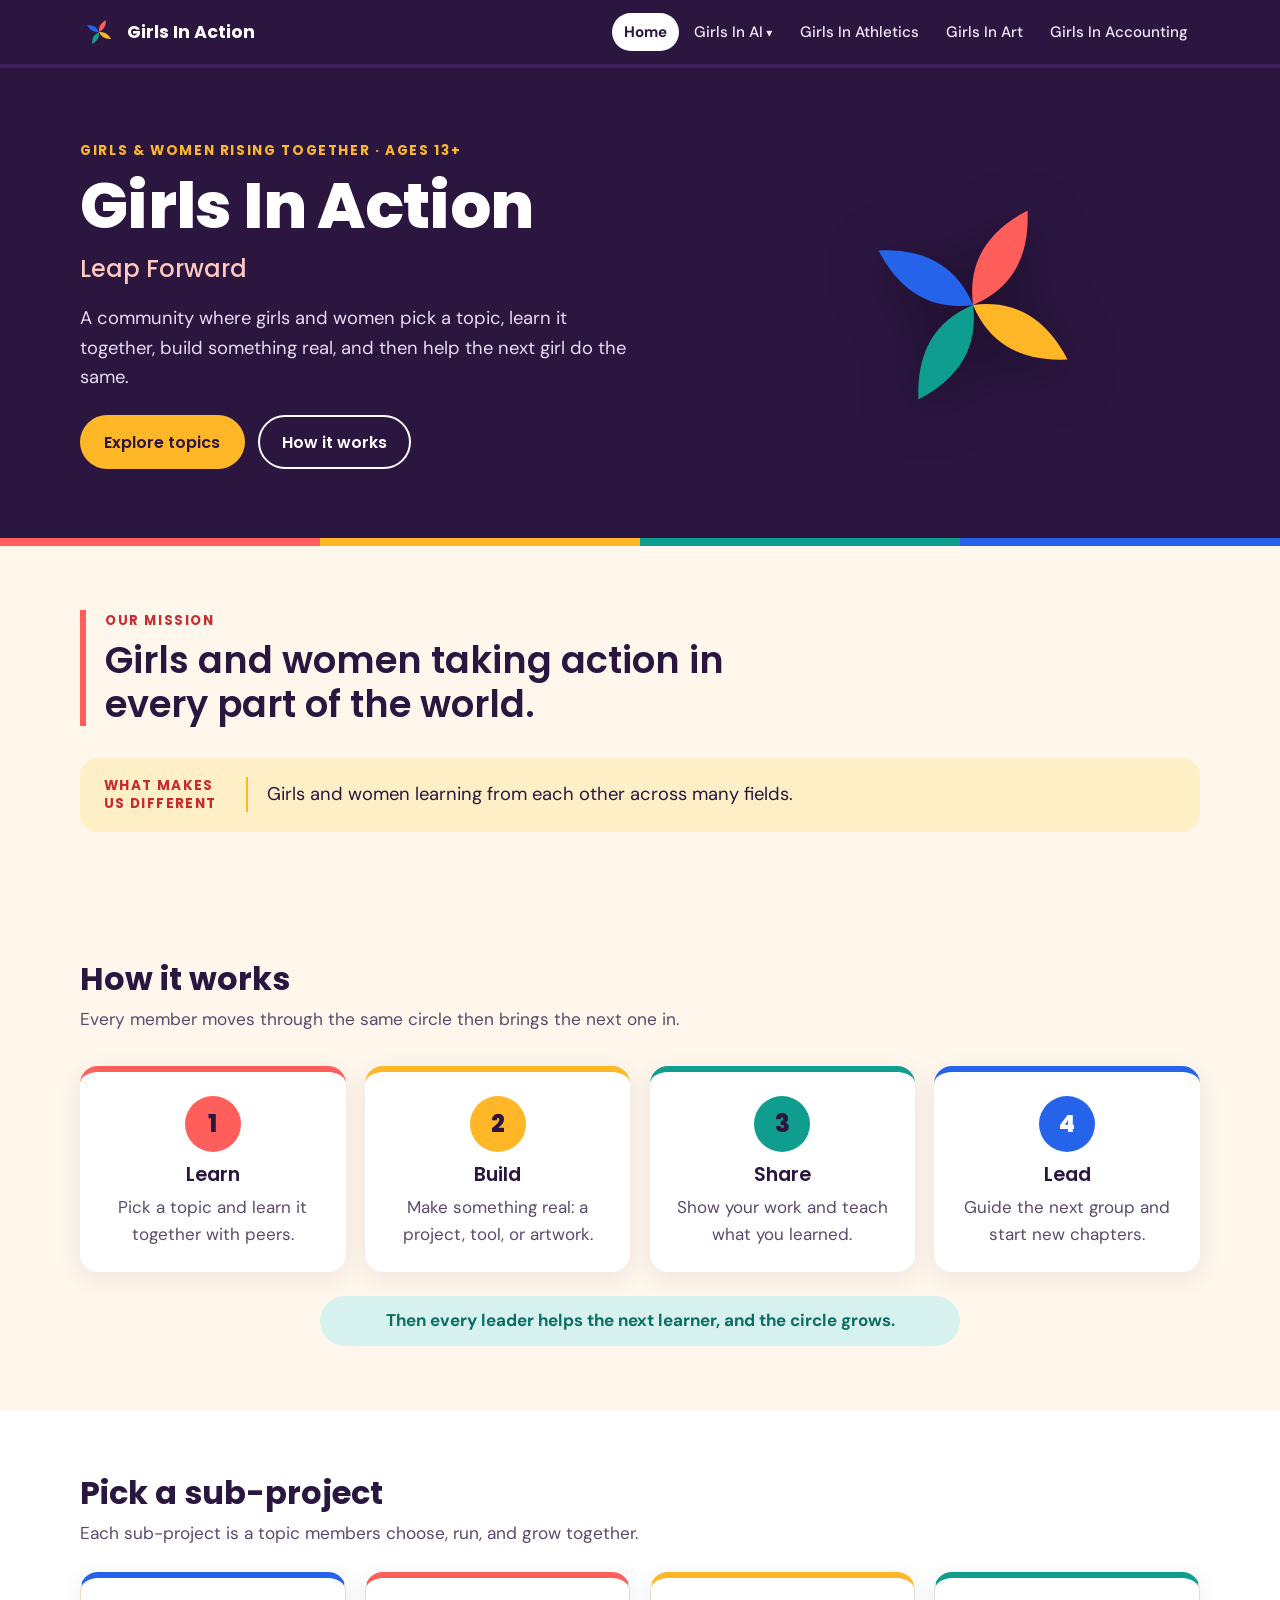
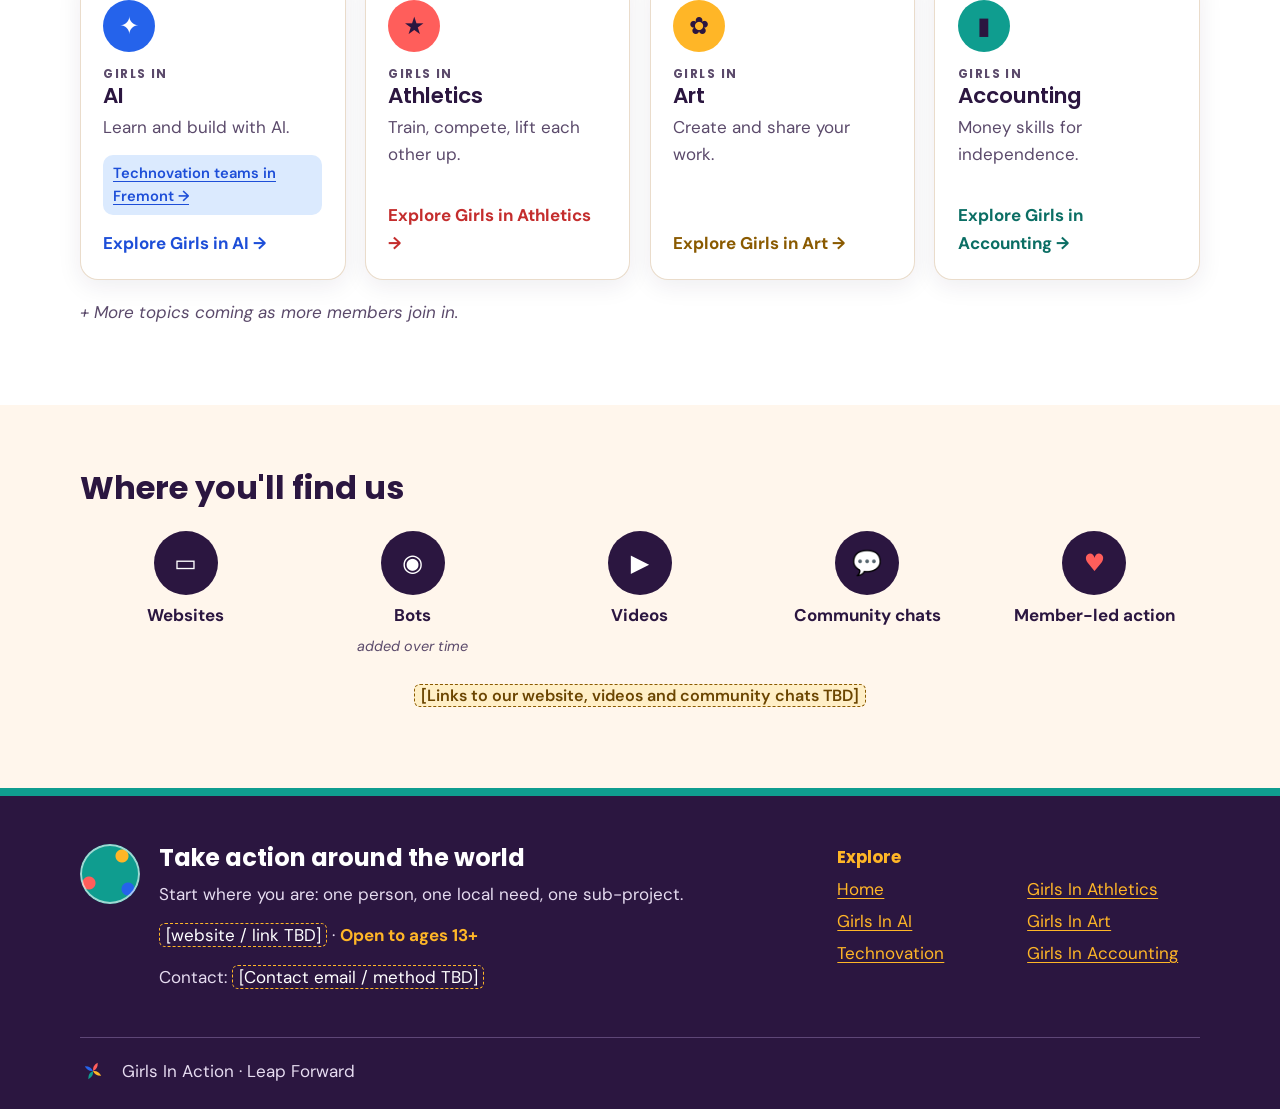
<file: index.html>
<!DOCTYPE html>
<html lang="en">
<head>
  <meta charset="utf-8">
  <meta name="viewport" content="width=device-width, initial-scale=1">
  <title>Girls In Action · Leap Forward</title>
  <meta name="description" content="Girls In Action: girls and women taking action in every part of the world. Learn, build, share, lead.">
  <meta name="theme-color" content="#2B1640">
  <meta property="og:title" content="Girls In Action · Leap Forward">
  <meta property="og:description" content="Girls In Action: girls and women taking action in every part of the world. Learn, build, share, lead.">
  <meta property="og:url" content="https://sparkly-girl.github.io/girlsinaction/">
  <meta property="og:image" content="https://sparkly-girl.github.io/girlsinaction/assets/gia-spark-30-bluepetal-white.png">
  <link rel="icon" href="assets/favicon.svg" type="image/svg+xml">
  <link rel="icon" href="assets/favicon-32.png" type="image/png" sizes="32x32">
  <link rel="apple-touch-icon" href="assets/apple-touch-icon.png">
  <link rel="preconnect" href="https://fonts.googleapis.com">
  <link rel="preconnect" href="https://fonts.gstatic.com" crossorigin>
  <link href="https://fonts.googleapis.com/css2?family=DM+Sans:ital,wght@0,400;0,500;0,700;1,400&family=Poppins:wght@500;600;700;800&display=swap" rel="stylesheet">
  <link rel="stylesheet" href="style.css">
  <script src="nav.js" defer></script>
</head>
<body class="theme-home">
<a class="skip-link" href="#main">Skip to main content</a>
<header class="site-header">
  <div class="wrap nav-row">
    <a class="brand" href="index.html"><img src="assets/gia-spark-30-bluepetal-transparent.svg" alt="" width="38" height="38"><span>Girls In Action</span></a>
    <button class="nav-toggle" type="button" aria-expanded="false" aria-controls="site-nav"><span class="bars" aria-hidden="true"></span>Menu</button>
    <nav id="site-nav" class="site-nav" aria-label="Main">
      <ul>
        <li><a href="index.html" aria-current="page">Home</a></li>
        <li class="has-sub"><a href="ai/index.html">Girls In AI</a>
          <ul class="subnav" aria-label="Girls in AI pages">
            <li><a href="ai/technovation/index.html">Technovation</a></li>
          </ul>
        </li>
        <li><a href="athletics/index.html">Girls In Athletics</a></li>
        <li><a href="art/index.html">Girls In Art</a></li>
        <li><a href="accounting/index.html">Girls In Accounting</a></li>
      </ul>
    </nav>
  </div>
</header>
<main id="main">

<section class="hero hero-home" aria-labelledby="hero-title">
  <div class="wrap hero-grid">
    <div>
      <p class="kicker">Girls &amp; women rising together · Ages 13+</p>
      <h1 id="hero-title" class="h-xl">Girls In Action</h1>
      <p class="tagline">Leap Forward</p>
      <p class="lede">A community where girls and women pick a topic, learn it together, build something real, and then help the next girl do the same.</p>
      <div class="cta-row">
        <a class="btn btn-gold" href="#topics">Explore topics</a>
        <a class="btn btn-ghost" href="#how-it-works">How it works</a>
      </div>
    </div>
    <div class="hero-art"><img src="assets/gia-spark-30-bluepetal-transparent.svg" alt="Girls In Action logo: a spark of four petals in coral, gold, teal and blue" width="300" height="300"></div>
  </div>
</section>

<section class="section" id="mission" aria-labelledby="mission-title">
  <div class="wrap">
    <div class="mission">
      <p class="eyebrow t-coral">Our mission</p>
      <h2 id="mission-title" class="mission-text">Girls and women taking action in every part of the world.</h2>
    </div>
    <div class="different">
      <p class="different-label">What makes us different</p>
      <p class="different-text">Girls and women learning from each other across many fields.</p>
    </div>
  </div>
</section>

<section class="section" id="how-it-works" aria-labelledby="how-title">
  <div class="wrap">
    <h2 id="how-title">How it works</h2>
    <p class="sub">Every member moves through the same circle then brings the next one in.</p>
    <ol class="steps"><li class="step c-coral"><span class="step-num" aria-hidden="true">1</span><h3>Learn</h3><p>Pick a topic and learn it together with peers.</p></li><li class="step c-gold"><span class="step-num" aria-hidden="true">2</span><h3>Build</h3><p>Make something real: a project, tool, or artwork.</p></li><li class="step c-teal"><span class="step-num" aria-hidden="true">3</span><h3>Share</h3><p>Show your work and teach what you learned.</p></li><li class="step c-blue"><span class="step-num" aria-hidden="true">4</span><h3>Lead</h3><p>Guide the next group and start new chapters.</p></li></ol>
    <p class="loop-pill">Then every leader helps the next learner, and the circle grows.</p>
  </div>
</section>

<section class="section section-alt" id="topics" aria-labelledby="topics-title">
  <div class="wrap">
    <h2 id="topics-title">Pick a sub-project</h2>
    <p class="sub">Each sub-project is a topic members choose, run, and grow together.</p>
    <div class="topic-grid"><article class="topic-card c-blue">
  <span class="topic-icon" aria-hidden="true">✦</span>
  <p class="tile-kicker">Girls in</p>
  <h3><a class="card-link" href="ai/index.html">AI</a></h3>
  <p>Learn and build with AI.</p>
  <p class="teaser"><a href="ai/technovation/index.html">Technovation teams in Fremont →</a></p>
  <p class="more"><a href="ai/index.html">Explore Girls in AI<span class="sr-only"> sub-project</span> →</a></p>
</article><article class="topic-card c-coral">
  <span class="topic-icon" aria-hidden="true">★</span>
  <p class="tile-kicker">Girls in</p>
  <h3><a class="card-link" href="athletics/index.html">Athletics</a></h3>
  <p>Train, compete, lift each other up.</p>
  
  <p class="more"><a href="athletics/index.html">Explore Girls in Athletics<span class="sr-only"> sub-project</span> →</a></p>
</article><article class="topic-card c-gold">
  <span class="topic-icon" aria-hidden="true">✿</span>
  <p class="tile-kicker">Girls in</p>
  <h3><a class="card-link" href="art/index.html">Art</a></h3>
  <p>Create and share your work.</p>
  
  <p class="more"><a href="art/index.html">Explore Girls in Art<span class="sr-only"> sub-project</span> →</a></p>
</article><article class="topic-card c-teal">
  <span class="topic-icon" aria-hidden="true">▮</span>
  <p class="tile-kicker">Girls in</p>
  <h3><a class="card-link" href="accounting/index.html">Accounting</a></h3>
  <p>Money skills for independence.</p>
  
  <p class="more"><a href="accounting/index.html">Explore Girls in Accounting<span class="sr-only"> sub-project</span> →</a></p>
</article></div>
    <p class="more-topics">+ More topics coming as more members join in.</p>
  </div>
</section>

<section class="section" id="find-us" aria-labelledby="find-title">
  <div class="wrap">
    <h2 id="find-title">Where you'll find us</h2>
    <ul class="channels"><li><span class="chan-icon chan-web" aria-hidden="true">▭</span><strong>Websites</strong></li><li><span class="chan-icon chan-bot" aria-hidden="true">◉</span><strong>Bots</strong><em>added over time</em></li><li><span class="chan-icon chan-vid" aria-hidden="true">▶</span><strong>Videos</strong></li><li><span class="chan-icon chan-chat" aria-hidden="true">💬</span><strong>Community chats</strong></li><li><span class="chan-icon chan-heart" aria-hidden="true">♥</span><strong>Member-led action</strong></li></ul>
    <p class="center"><span class="ph">[Links to our website, videos and community chats TBD]</span></p>
  </div>
</section>
</main>
<footer class="site-footer">
  <div class="wrap footer-grid">
    <div class="footer-world">
      <span class="globe" aria-hidden="true"></span>
      <div>
        <h2>Take action around the world</h2>
        <p>Start where you are: one person, one local need, one sub-project.</p>
        <p><span class="ph-dark">[website / link TBD]</span> · <strong class="gold">Open to ages 13+</strong></p>
        <p>Contact: <span class="ph-dark">[Contact email / method TBD]</span></p>
      </div>
    </div>
    <nav aria-label="Footer">
      <p class="footer-label">Explore</p>
      <ul class="footer-links">
        <li><a href="index.html">Home</a></li>
        <li><a href="ai/index.html">Girls In AI</a></li>
        <li><a href="ai/technovation/index.html">Technovation</a></li>
        <li><a href="athletics/index.html">Girls In Athletics</a></li>
        <li><a href="art/index.html">Girls In Art</a></li>
        <li><a href="accounting/index.html">Girls In Accounting</a></li>
      </ul>
    </nav>
  </div>
  <div class="wrap footer-bottom">
    <img src="assets/gia-spark-30-bluepetal-transparent.svg" alt="" width="26" height="26">
    <p>Girls In Action · Leap Forward</p>
  </div>
</footer>
</body>
</html>
</file>
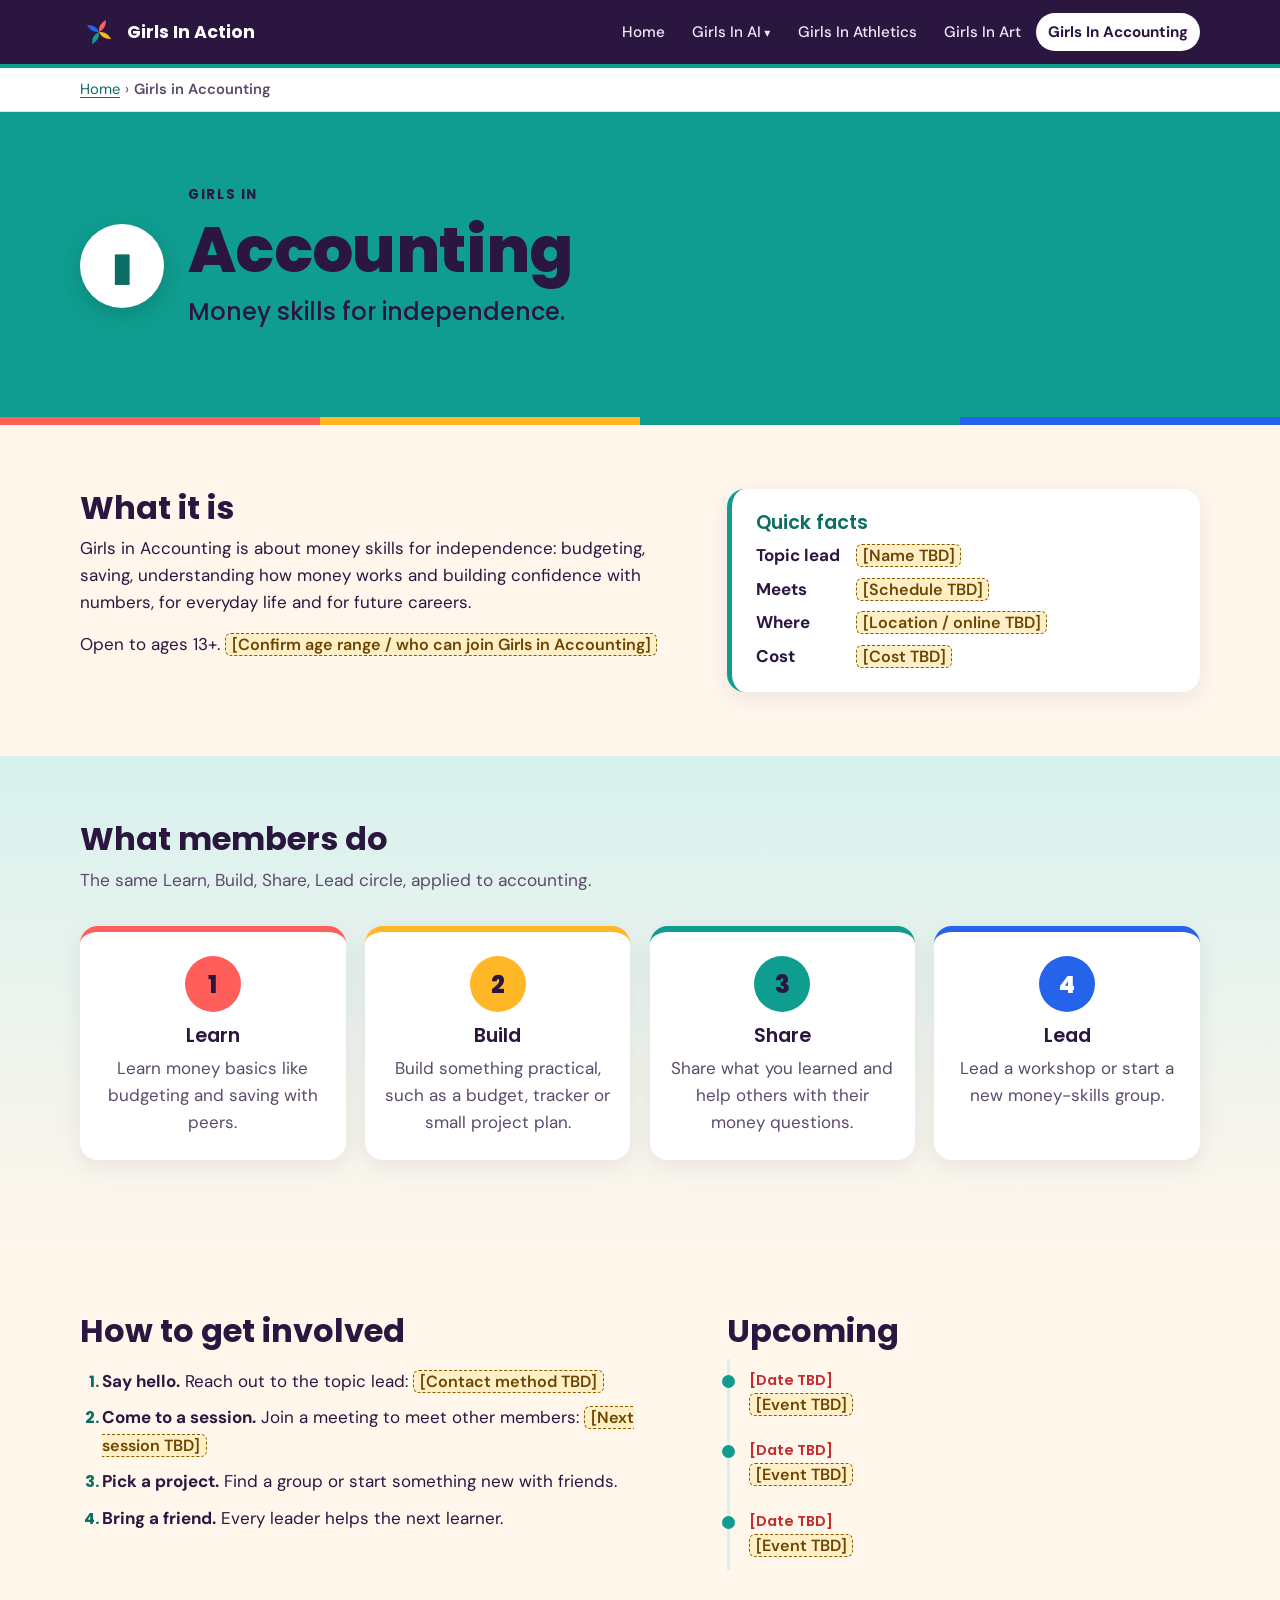
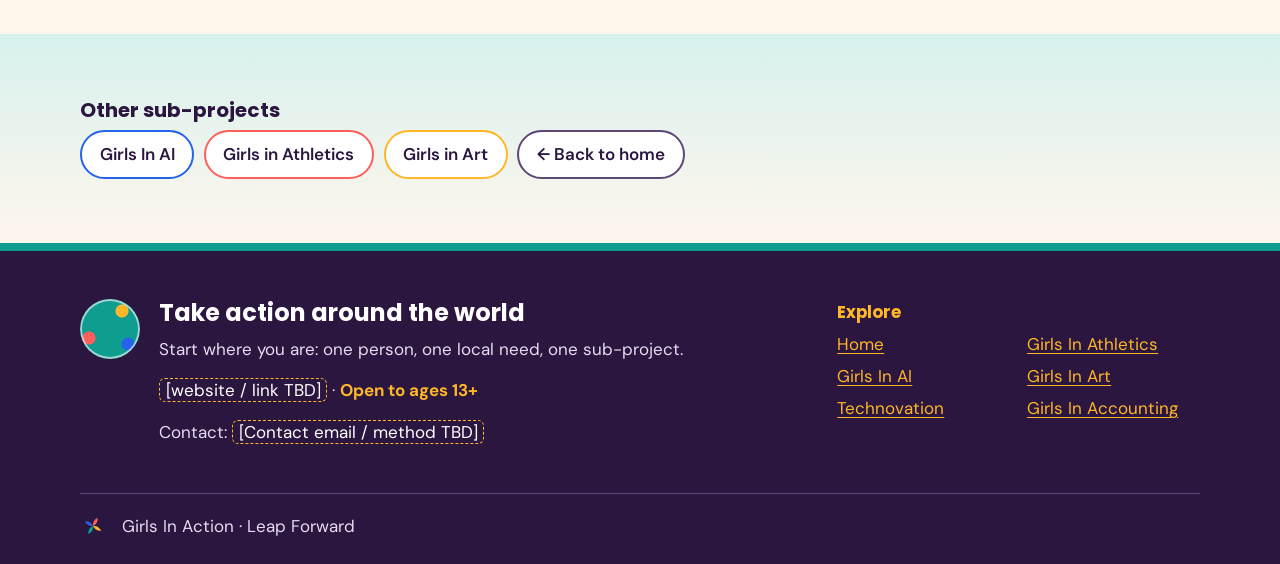
<file: accounting/index.html>
<!DOCTYPE html>
<html lang="en">
<head>
  <meta charset="utf-8">
  <meta name="viewport" content="width=device-width, initial-scale=1">
  <title>Girls in Accounting · Girls In Action</title>
  <meta name="description" content="Girls in Accounting: Money skills for independence. A Girls In Action sub-project.">
  <meta name="theme-color" content="#2B1640">
  <meta property="og:title" content="Girls in Accounting · Girls In Action">
  <meta property="og:description" content="Girls in Accounting: Money skills for independence. A Girls In Action sub-project.">
  <meta property="og:url" content="https://sparkly-girl.github.io/girlsinaction/accounting/">
  <meta property="og:image" content="https://sparkly-girl.github.io/girlsinaction/assets/gia-spark-30-bluepetal-white.png">
  <link rel="icon" href="../assets/favicon.svg" type="image/svg+xml">
  <link rel="icon" href="../assets/favicon-32.png" type="image/png" sizes="32x32">
  <link rel="apple-touch-icon" href="../assets/apple-touch-icon.png">
  <link rel="preconnect" href="https://fonts.googleapis.com">
  <link rel="preconnect" href="https://fonts.gstatic.com" crossorigin>
  <link href="https://fonts.googleapis.com/css2?family=DM+Sans:ital,wght@0,400;0,500;0,700;1,400&family=Poppins:wght@500;600;700;800&display=swap" rel="stylesheet">
  <link rel="stylesheet" href="../style.css">
  <script src="../nav.js" defer></script>
</head>
<body class="theme-accounting">
<a class="skip-link" href="#main">Skip to main content</a>
<header class="site-header">
  <div class="wrap nav-row">
    <a class="brand" href="../index.html"><img src="../assets/gia-spark-30-bluepetal-transparent.svg" alt="" width="38" height="38"><span>Girls In Action</span></a>
    <button class="nav-toggle" type="button" aria-expanded="false" aria-controls="site-nav"><span class="bars" aria-hidden="true"></span>Menu</button>
    <nav id="site-nav" class="site-nav" aria-label="Main">
      <ul>
        <li><a href="../index.html">Home</a></li>
        <li class="has-sub"><a href="../ai/index.html">Girls In AI</a>
          <ul class="subnav" aria-label="Girls in AI pages">
            <li><a href="../ai/technovation/index.html">Technovation</a></li>
          </ul>
        </li>
        <li><a href="../athletics/index.html">Girls In Athletics</a></li>
        <li><a href="../art/index.html">Girls In Art</a></li>
        <li><a href="../accounting/index.html" aria-current="page">Girls In Accounting</a></li>
      </ul>
    </nav>
  </div>
</header>
<main id="main">
<nav class="crumbs" aria-label="Breadcrumb"><ol><li><a href="../index.html">Home</a></li><li><span aria-current="page">Girls in Accounting</span></li></ol></nav>
<section class="hero hero-topic" aria-labelledby="hero-title">
  <div class="wrap hero-topic-row">
    <span class="topic-icon big" aria-hidden="true">▮</span>
    <div>
      <p class="kicker">Girls in</p>
      <h1 id="hero-title" class="h-xl">Accounting</h1>
      <p class="tagline">Money skills for independence.</p>
    </div>
  </div>
</section>

<section class="section" id="what" aria-labelledby="what-title">
  <div class="wrap two-col">
    <div>
      <h2 id="what-title">What it is</h2>
      <p>Girls in Accounting is about money skills for independence: budgeting, saving, understanding how money works and building confidence with numbers, for everyday life and for future careers.</p>
      <p>Open to ages 13+. <span class="ph">[Confirm age range / who can join Girls in Accounting]</span></p>
    </div>
    <aside class="card" aria-label="Quick facts">
      <h3>Quick facts</h3>
      <dl class="facts">
        <dt>Topic lead</dt><dd><span class="ph">[Name TBD]</span></dd>
        <dt>Meets</dt><dd><span class="ph">[Schedule TBD]</span></dd>
        <dt>Where</dt><dd><span class="ph">[Location / online TBD]</span></dd>
        <dt>Cost</dt><dd><span class="ph">[Cost TBD]</span></dd>
      </dl>
    </aside>
  </div>
</section>

<section class="section section-alt" id="what-members-do" aria-labelledby="do-title">
  <div class="wrap">
    <h2 id="do-title">What members do</h2>
    <p class="sub">The same Learn, Build, Share, Lead circle, applied to accounting.</p>
    <ol class="steps"><li class="step c-coral"><span class="step-num" aria-hidden="true">1</span><h3>Learn</h3><p>Learn money basics like budgeting and saving with peers.</p></li><li class="step c-gold"><span class="step-num" aria-hidden="true">2</span><h3>Build</h3><p>Build something practical, such as a budget, tracker or small project plan.</p></li><li class="step c-teal"><span class="step-num" aria-hidden="true">3</span><h3>Share</h3><p>Share what you learned and help others with their money questions.</p></li><li class="step c-blue"><span class="step-num" aria-hidden="true">4</span><h3>Lead</h3><p>Lead a workshop or start a new money-skills group.</p></li></ol>
  </div>
</section>

<section class="section" id="get-involved" aria-labelledby="involved-title">
  <div class="wrap two-col">
    <div>
      <h2 id="involved-title">How to get involved</h2>
      <ol class="numbered">
        <li><strong>Say hello.</strong> Reach out to the topic lead: <span class="ph">[Contact method TBD]</span></li>
        <li><strong>Come to a session.</strong> Join a meeting to meet other members: <span class="ph">[Next session TBD]</span></li>
        <li><strong>Pick a project.</strong> Find a group or start something new with friends.</li>
        <li><strong>Bring a friend.</strong> Every leader helps the next learner.</li>
      </ol>
    </div>
    <div>
      <h2 id="upcoming-title">Upcoming</h2>
      <ul class="events" aria-labelledby="upcoming-title">
        <li><span class="ev-date">[Date TBD]</span><span><span class="ph">[Event TBD]</span></span></li>
        <li><span class="ev-date">[Date TBD]</span><span><span class="ph">[Event TBD]</span></span></li>
        <li><span class="ev-date">[Date TBD]</span><span><span class="ph">[Event TBD]</span></span></li>
      </ul>
    </div>
  </div>
</section>

<section class="section section-alt" aria-labelledby="other-title">
  <div class="wrap">
    <h2 id="other-title" class="h-sm">Other sub-projects</h2>
    <ul class="pill-links">
      <li><a class="pill c-blue" href="../ai/index.html">Girls In AI</a></li><li><a class="pill c-coral" href="../athletics/index.html">Girls in Athletics</a></li><li><a class="pill c-gold" href="../art/index.html">Girls in Art</a></li>
      <li><a class="pill" href="../index.html">← Back to home</a></li>
    </ul>
  </div>
</section>
</main>
<footer class="site-footer">
  <div class="wrap footer-grid">
    <div class="footer-world">
      <span class="globe" aria-hidden="true"></span>
      <div>
        <h2>Take action around the world</h2>
        <p>Start where you are: one person, one local need, one sub-project.</p>
        <p><span class="ph-dark">[website / link TBD]</span> · <strong class="gold">Open to ages 13+</strong></p>
        <p>Contact: <span class="ph-dark">[Contact email / method TBD]</span></p>
      </div>
    </div>
    <nav aria-label="Footer">
      <p class="footer-label">Explore</p>
      <ul class="footer-links">
        <li><a href="../index.html">Home</a></li>
        <li><a href="../ai/index.html">Girls In AI</a></li>
        <li><a href="../ai/technovation/index.html">Technovation</a></li>
        <li><a href="../athletics/index.html">Girls In Athletics</a></li>
        <li><a href="../art/index.html">Girls In Art</a></li>
        <li><a href="../accounting/index.html">Girls In Accounting</a></li>
      </ul>
    </nav>
  </div>
  <div class="wrap footer-bottom">
    <img src="../assets/gia-spark-30-bluepetal-transparent.svg" alt="" width="26" height="26">
    <p>Girls In Action · Leap Forward</p>
  </div>
</footer>
</body>
</html>
</file>
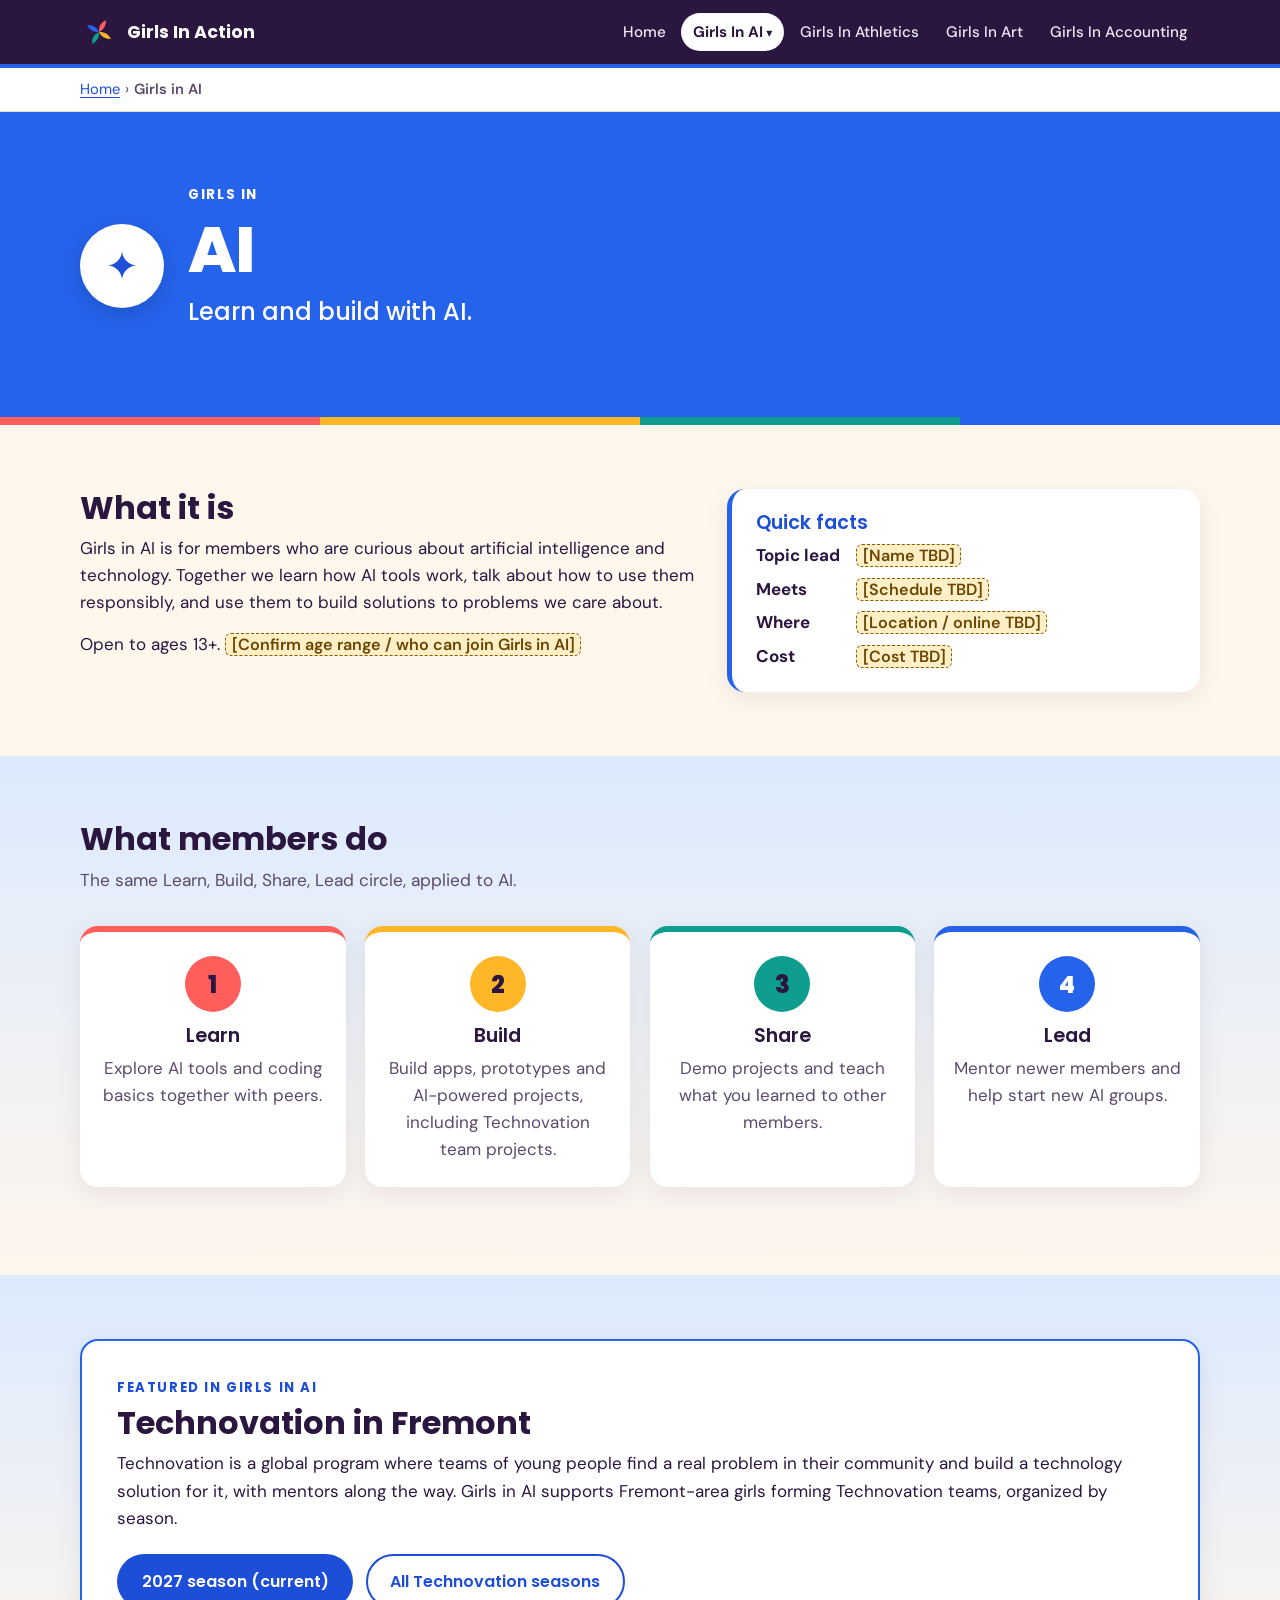
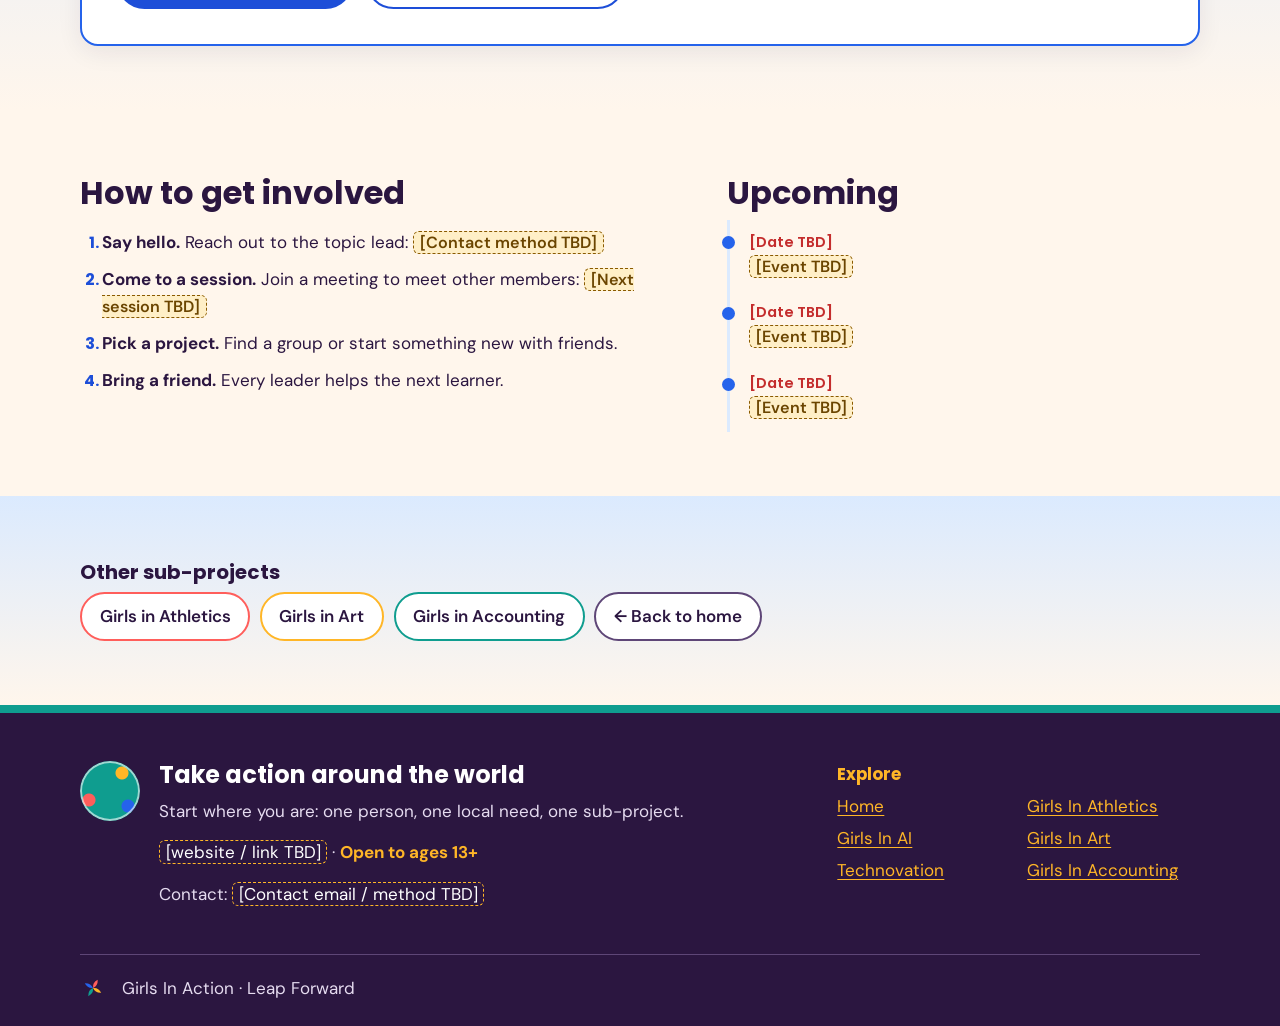
<file: ai/index.html>
<!DOCTYPE html>
<html lang="en">
<head>
  <meta charset="utf-8">
  <meta name="viewport" content="width=device-width, initial-scale=1">
  <title>Girls in AI · Girls In Action</title>
  <meta name="description" content="Girls in AI: Learn and build with AI. A Girls In Action sub-project.">
  <meta name="theme-color" content="#2B1640">
  <meta property="og:title" content="Girls in AI · Girls In Action">
  <meta property="og:description" content="Girls in AI: Learn and build with AI. A Girls In Action sub-project.">
  <meta property="og:url" content="https://sparkly-girl.github.io/girlsinaction/ai/">
  <meta property="og:image" content="https://sparkly-girl.github.io/girlsinaction/assets/gia-spark-30-bluepetal-white.png">
  <link rel="icon" href="../assets/favicon.svg" type="image/svg+xml">
  <link rel="icon" href="../assets/favicon-32.png" type="image/png" sizes="32x32">
  <link rel="apple-touch-icon" href="../assets/apple-touch-icon.png">
  <link rel="preconnect" href="https://fonts.googleapis.com">
  <link rel="preconnect" href="https://fonts.gstatic.com" crossorigin>
  <link href="https://fonts.googleapis.com/css2?family=DM+Sans:ital,wght@0,400;0,500;0,700;1,400&family=Poppins:wght@500;600;700;800&display=swap" rel="stylesheet">
  <link rel="stylesheet" href="../style.css">
  <script src="../nav.js" defer></script>
</head>
<body class="theme-ai">
<a class="skip-link" href="#main">Skip to main content</a>
<header class="site-header">
  <div class="wrap nav-row">
    <a class="brand" href="../index.html"><img src="../assets/gia-spark-30-bluepetal-transparent.svg" alt="" width="38" height="38"><span>Girls In Action</span></a>
    <button class="nav-toggle" type="button" aria-expanded="false" aria-controls="site-nav"><span class="bars" aria-hidden="true"></span>Menu</button>
    <nav id="site-nav" class="site-nav" aria-label="Main">
      <ul>
        <li><a href="../index.html">Home</a></li>
        <li class="has-sub in-section"><a href="../ai/index.html" aria-current="page">Girls In AI</a>
          <ul class="subnav" aria-label="Girls in AI pages">
            <li><a href="../ai/technovation/index.html">Technovation</a></li>
          </ul>
        </li>
        <li><a href="../athletics/index.html">Girls In Athletics</a></li>
        <li><a href="../art/index.html">Girls In Art</a></li>
        <li><a href="../accounting/index.html">Girls In Accounting</a></li>
      </ul>
    </nav>
  </div>
</header>
<main id="main">
<nav class="crumbs" aria-label="Breadcrumb"><ol><li><a href="../index.html">Home</a></li><li><span aria-current="page">Girls in AI</span></li></ol></nav>
<section class="hero hero-topic" aria-labelledby="hero-title">
  <div class="wrap hero-topic-row">
    <span class="topic-icon big" aria-hidden="true">✦</span>
    <div>
      <p class="kicker">Girls in</p>
      <h1 id="hero-title" class="h-xl">AI</h1>
      <p class="tagline">Learn and build with AI.</p>
    </div>
  </div>
</section>

<section class="section" id="what" aria-labelledby="what-title">
  <div class="wrap two-col">
    <div>
      <h2 id="what-title">What it is</h2>
      <p>Girls in AI is for members who are curious about artificial intelligence and technology. Together we learn how AI tools work, talk about how to use them responsibly, and use them to build solutions to problems we care about.</p>
      <p>Open to ages 13+. <span class="ph">[Confirm age range / who can join Girls in AI]</span></p>
    </div>
    <aside class="card" aria-label="Quick facts">
      <h3>Quick facts</h3>
      <dl class="facts">
        <dt>Topic lead</dt><dd><span class="ph">[Name TBD]</span></dd>
        <dt>Meets</dt><dd><span class="ph">[Schedule TBD]</span></dd>
        <dt>Where</dt><dd><span class="ph">[Location / online TBD]</span></dd>
        <dt>Cost</dt><dd><span class="ph">[Cost TBD]</span></dd>
      </dl>
    </aside>
  </div>
</section>

<section class="section section-alt" id="what-members-do" aria-labelledby="do-title">
  <div class="wrap">
    <h2 id="do-title">What members do</h2>
    <p class="sub">The same Learn, Build, Share, Lead circle, applied to AI.</p>
    <ol class="steps"><li class="step c-coral"><span class="step-num" aria-hidden="true">1</span><h3>Learn</h3><p>Explore AI tools and coding basics together with peers.</p></li><li class="step c-gold"><span class="step-num" aria-hidden="true">2</span><h3>Build</h3><p>Build apps, prototypes and AI-powered projects, including Technovation team projects.</p></li><li class="step c-teal"><span class="step-num" aria-hidden="true">3</span><h3>Share</h3><p>Demo projects and teach what you learned to other members.</p></li><li class="step c-blue"><span class="step-num" aria-hidden="true">4</span><h3>Lead</h3><p>Mentor newer members and help start new AI groups.</p></li></ol>
  </div>
</section>
<section class="section section-alt" id="technovation" aria-labelledby="tech-title">
  <div class="wrap">
    <div class="feature">
      <div>
        <p class="eyebrow t-accent">Featured in Girls in AI</p>
        <h2 id="tech-title">Technovation in Fremont</h2>
        <p>Technovation is a global program where teams of young people find a real problem in their community and build a technology solution for it, with mentors along the way. Girls in AI supports Fremont-area girls forming Technovation teams, organized by season.</p>
        <div class="cta-row">
          <a class="btn btn-accent" href="technovation/index.html">2027 season (current)</a>
          <a class="btn btn-outline" href="technovation/index.html">All Technovation seasons</a>
        </div>
      </div>
    </div>
  </div>
</section>
<section class="section" id="get-involved" aria-labelledby="involved-title">
  <div class="wrap two-col">
    <div>
      <h2 id="involved-title">How to get involved</h2>
      <ol class="numbered">
        <li><strong>Say hello.</strong> Reach out to the topic lead: <span class="ph">[Contact method TBD]</span></li>
        <li><strong>Come to a session.</strong> Join a meeting to meet other members: <span class="ph">[Next session TBD]</span></li>
        <li><strong>Pick a project.</strong> Find a group or start something new with friends.</li>
        <li><strong>Bring a friend.</strong> Every leader helps the next learner.</li>
      </ol>
    </div>
    <div>
      <h2 id="upcoming-title">Upcoming</h2>
      <ul class="events" aria-labelledby="upcoming-title">
        <li><span class="ev-date">[Date TBD]</span><span><span class="ph">[Event TBD]</span></span></li>
        <li><span class="ev-date">[Date TBD]</span><span><span class="ph">[Event TBD]</span></span></li>
        <li><span class="ev-date">[Date TBD]</span><span><span class="ph">[Event TBD]</span></span></li>
      </ul>
    </div>
  </div>
</section>

<section class="section section-alt" aria-labelledby="other-title">
  <div class="wrap">
    <h2 id="other-title" class="h-sm">Other sub-projects</h2>
    <ul class="pill-links">
      <li><a class="pill c-coral" href="../athletics/index.html">Girls in Athletics</a></li><li><a class="pill c-gold" href="../art/index.html">Girls in Art</a></li><li><a class="pill c-teal" href="../accounting/index.html">Girls in Accounting</a></li>
      <li><a class="pill" href="../index.html">← Back to home</a></li>
    </ul>
  </div>
</section>
</main>
<footer class="site-footer">
  <div class="wrap footer-grid">
    <div class="footer-world">
      <span class="globe" aria-hidden="true"></span>
      <div>
        <h2>Take action around the world</h2>
        <p>Start where you are: one person, one local need, one sub-project.</p>
        <p><span class="ph-dark">[website / link TBD]</span> · <strong class="gold">Open to ages 13+</strong></p>
        <p>Contact: <span class="ph-dark">[Contact email / method TBD]</span></p>
      </div>
    </div>
    <nav aria-label="Footer">
      <p class="footer-label">Explore</p>
      <ul class="footer-links">
        <li><a href="../index.html">Home</a></li>
        <li><a href="../ai/index.html">Girls In AI</a></li>
        <li><a href="../ai/technovation/index.html">Technovation</a></li>
        <li><a href="../athletics/index.html">Girls In Athletics</a></li>
        <li><a href="../art/index.html">Girls In Art</a></li>
        <li><a href="../accounting/index.html">Girls In Accounting</a></li>
      </ul>
    </nav>
  </div>
  <div class="wrap footer-bottom">
    <img src="../assets/gia-spark-30-bluepetal-transparent.svg" alt="" width="26" height="26">
    <p>Girls In Action · Leap Forward</p>
  </div>
</footer>
</body>
</html>
</file>
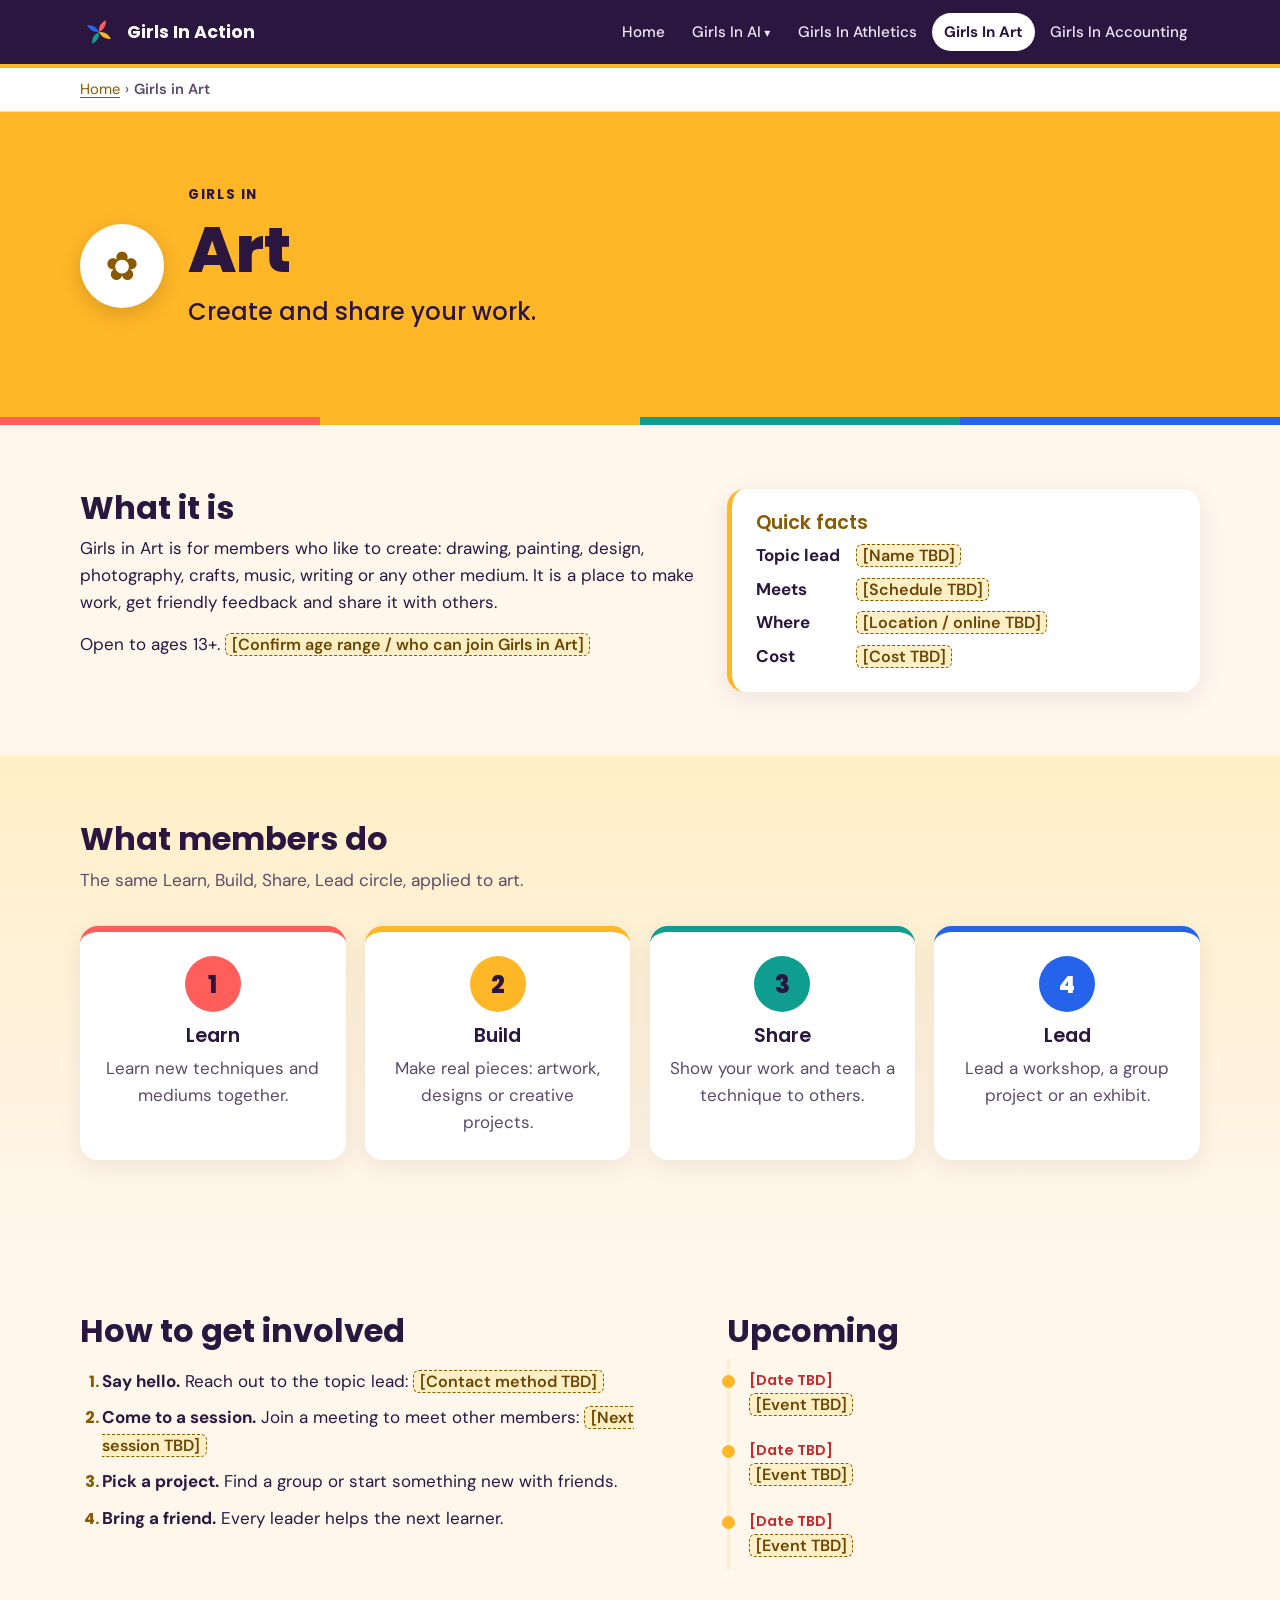
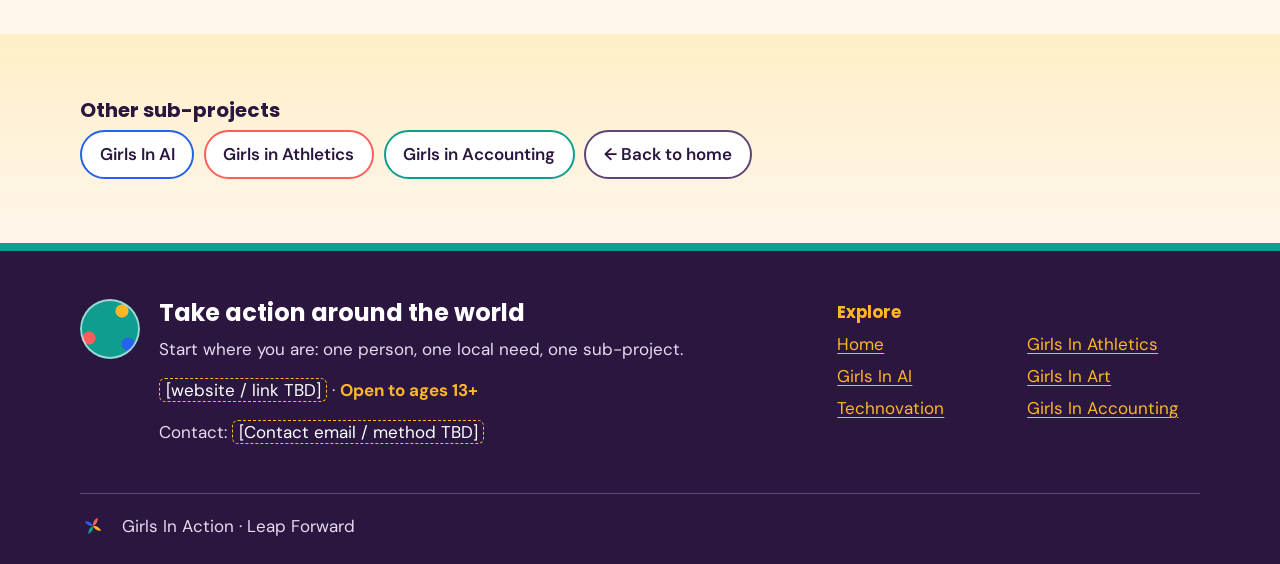
<file: art/index.html>
<!DOCTYPE html>
<html lang="en">
<head>
  <meta charset="utf-8">
  <meta name="viewport" content="width=device-width, initial-scale=1">
  <title>Girls in Art · Girls In Action</title>
  <meta name="description" content="Girls in Art: Create and share your work. A Girls In Action sub-project.">
  <meta name="theme-color" content="#2B1640">
  <meta property="og:title" content="Girls in Art · Girls In Action">
  <meta property="og:description" content="Girls in Art: Create and share your work. A Girls In Action sub-project.">
  <meta property="og:url" content="https://sparkly-girl.github.io/girlsinaction/art/">
  <meta property="og:image" content="https://sparkly-girl.github.io/girlsinaction/assets/gia-spark-30-bluepetal-white.png">
  <link rel="icon" href="../assets/favicon.svg" type="image/svg+xml">
  <link rel="icon" href="../assets/favicon-32.png" type="image/png" sizes="32x32">
  <link rel="apple-touch-icon" href="../assets/apple-touch-icon.png">
  <link rel="preconnect" href="https://fonts.googleapis.com">
  <link rel="preconnect" href="https://fonts.gstatic.com" crossorigin>
  <link href="https://fonts.googleapis.com/css2?family=DM+Sans:ital,wght@0,400;0,500;0,700;1,400&family=Poppins:wght@500;600;700;800&display=swap" rel="stylesheet">
  <link rel="stylesheet" href="../style.css">
  <script src="../nav.js" defer></script>
</head>
<body class="theme-art">
<a class="skip-link" href="#main">Skip to main content</a>
<header class="site-header">
  <div class="wrap nav-row">
    <a class="brand" href="../index.html"><img src="../assets/gia-spark-30-bluepetal-transparent.svg" alt="" width="38" height="38"><span>Girls In Action</span></a>
    <button class="nav-toggle" type="button" aria-expanded="false" aria-controls="site-nav"><span class="bars" aria-hidden="true"></span>Menu</button>
    <nav id="site-nav" class="site-nav" aria-label="Main">
      <ul>
        <li><a href="../index.html">Home</a></li>
        <li class="has-sub"><a href="../ai/index.html">Girls In AI</a>
          <ul class="subnav" aria-label="Girls in AI pages">
            <li><a href="../ai/technovation/index.html">Technovation</a></li>
          </ul>
        </li>
        <li><a href="../athletics/index.html">Girls In Athletics</a></li>
        <li><a href="../art/index.html" aria-current="page">Girls In Art</a></li>
        <li><a href="../accounting/index.html">Girls In Accounting</a></li>
      </ul>
    </nav>
  </div>
</header>
<main id="main">
<nav class="crumbs" aria-label="Breadcrumb"><ol><li><a href="../index.html">Home</a></li><li><span aria-current="page">Girls in Art</span></li></ol></nav>
<section class="hero hero-topic" aria-labelledby="hero-title">
  <div class="wrap hero-topic-row">
    <span class="topic-icon big" aria-hidden="true">✿</span>
    <div>
      <p class="kicker">Girls in</p>
      <h1 id="hero-title" class="h-xl">Art</h1>
      <p class="tagline">Create and share your work.</p>
    </div>
  </div>
</section>

<section class="section" id="what" aria-labelledby="what-title">
  <div class="wrap two-col">
    <div>
      <h2 id="what-title">What it is</h2>
      <p>Girls in Art is for members who like to create: drawing, painting, design, photography, crafts, music, writing or any other medium. It is a place to make work, get friendly feedback and share it with others.</p>
      <p>Open to ages 13+. <span class="ph">[Confirm age range / who can join Girls in Art]</span></p>
    </div>
    <aside class="card" aria-label="Quick facts">
      <h3>Quick facts</h3>
      <dl class="facts">
        <dt>Topic lead</dt><dd><span class="ph">[Name TBD]</span></dd>
        <dt>Meets</dt><dd><span class="ph">[Schedule TBD]</span></dd>
        <dt>Where</dt><dd><span class="ph">[Location / online TBD]</span></dd>
        <dt>Cost</dt><dd><span class="ph">[Cost TBD]</span></dd>
      </dl>
    </aside>
  </div>
</section>

<section class="section section-alt" id="what-members-do" aria-labelledby="do-title">
  <div class="wrap">
    <h2 id="do-title">What members do</h2>
    <p class="sub">The same Learn, Build, Share, Lead circle, applied to art.</p>
    <ol class="steps"><li class="step c-coral"><span class="step-num" aria-hidden="true">1</span><h3>Learn</h3><p>Learn new techniques and mediums together.</p></li><li class="step c-gold"><span class="step-num" aria-hidden="true">2</span><h3>Build</h3><p>Make real pieces: artwork, designs or creative projects.</p></li><li class="step c-teal"><span class="step-num" aria-hidden="true">3</span><h3>Share</h3><p>Show your work and teach a technique to others.</p></li><li class="step c-blue"><span class="step-num" aria-hidden="true">4</span><h3>Lead</h3><p>Lead a workshop, a group project or an exhibit.</p></li></ol>
  </div>
</section>

<section class="section" id="get-involved" aria-labelledby="involved-title">
  <div class="wrap two-col">
    <div>
      <h2 id="involved-title">How to get involved</h2>
      <ol class="numbered">
        <li><strong>Say hello.</strong> Reach out to the topic lead: <span class="ph">[Contact method TBD]</span></li>
        <li><strong>Come to a session.</strong> Join a meeting to meet other members: <span class="ph">[Next session TBD]</span></li>
        <li><strong>Pick a project.</strong> Find a group or start something new with friends.</li>
        <li><strong>Bring a friend.</strong> Every leader helps the next learner.</li>
      </ol>
    </div>
    <div>
      <h2 id="upcoming-title">Upcoming</h2>
      <ul class="events" aria-labelledby="upcoming-title">
        <li><span class="ev-date">[Date TBD]</span><span><span class="ph">[Event TBD]</span></span></li>
        <li><span class="ev-date">[Date TBD]</span><span><span class="ph">[Event TBD]</span></span></li>
        <li><span class="ev-date">[Date TBD]</span><span><span class="ph">[Event TBD]</span></span></li>
      </ul>
    </div>
  </div>
</section>

<section class="section section-alt" aria-labelledby="other-title">
  <div class="wrap">
    <h2 id="other-title" class="h-sm">Other sub-projects</h2>
    <ul class="pill-links">
      <li><a class="pill c-blue" href="../ai/index.html">Girls In AI</a></li><li><a class="pill c-coral" href="../athletics/index.html">Girls in Athletics</a></li><li><a class="pill c-teal" href="../accounting/index.html">Girls in Accounting</a></li>
      <li><a class="pill" href="../index.html">← Back to home</a></li>
    </ul>
  </div>
</section>
</main>
<footer class="site-footer">
  <div class="wrap footer-grid">
    <div class="footer-world">
      <span class="globe" aria-hidden="true"></span>
      <div>
        <h2>Take action around the world</h2>
        <p>Start where you are: one person, one local need, one sub-project.</p>
        <p><span class="ph-dark">[website / link TBD]</span> · <strong class="gold">Open to ages 13+</strong></p>
        <p>Contact: <span class="ph-dark">[Contact email / method TBD]</span></p>
      </div>
    </div>
    <nav aria-label="Footer">
      <p class="footer-label">Explore</p>
      <ul class="footer-links">
        <li><a href="../index.html">Home</a></li>
        <li><a href="../ai/index.html">Girls In AI</a></li>
        <li><a href="../ai/technovation/index.html">Technovation</a></li>
        <li><a href="../athletics/index.html">Girls In Athletics</a></li>
        <li><a href="../art/index.html">Girls In Art</a></li>
        <li><a href="../accounting/index.html">Girls In Accounting</a></li>
      </ul>
    </nav>
  </div>
  <div class="wrap footer-bottom">
    <img src="../assets/gia-spark-30-bluepetal-transparent.svg" alt="" width="26" height="26">
    <p>Girls In Action · Leap Forward</p>
  </div>
</footer>
</body>
</html>
</file>
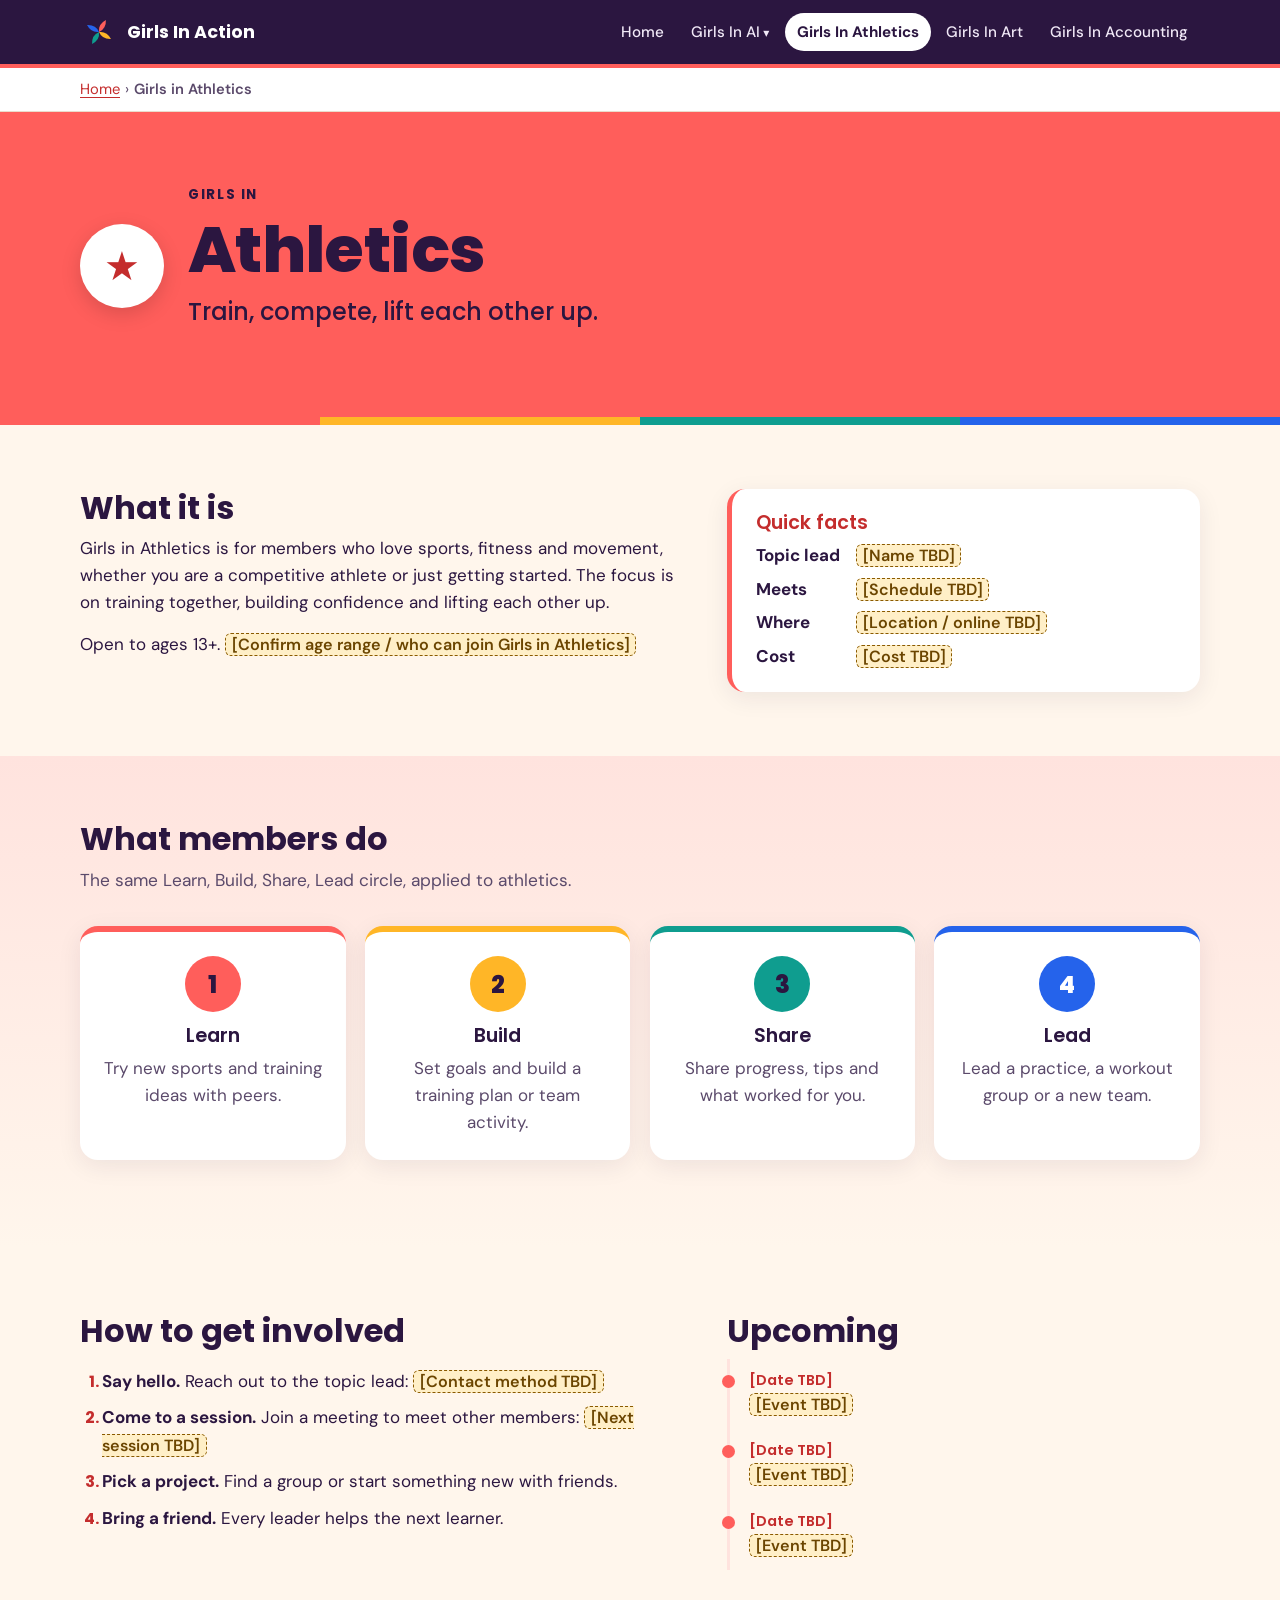
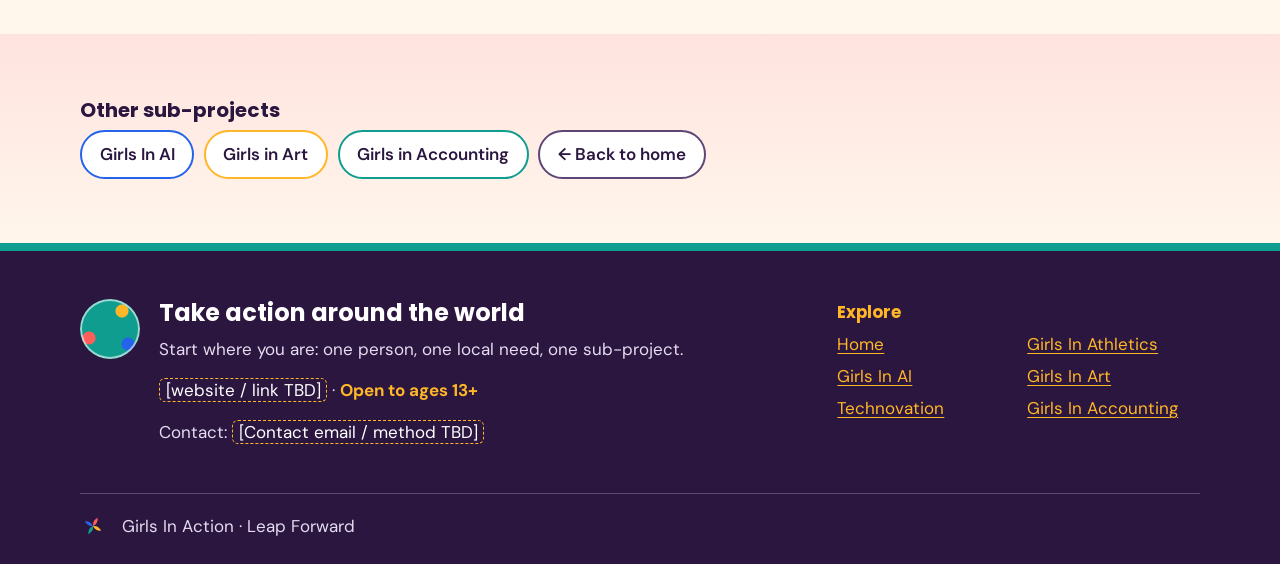
<file: athletics/index.html>
<!DOCTYPE html>
<html lang="en">
<head>
  <meta charset="utf-8">
  <meta name="viewport" content="width=device-width, initial-scale=1">
  <title>Girls in Athletics · Girls In Action</title>
  <meta name="description" content="Girls in Athletics: Train, compete, lift each other up. A Girls In Action sub-project.">
  <meta name="theme-color" content="#2B1640">
  <meta property="og:title" content="Girls in Athletics · Girls In Action">
  <meta property="og:description" content="Girls in Athletics: Train, compete, lift each other up. A Girls In Action sub-project.">
  <meta property="og:url" content="https://sparkly-girl.github.io/girlsinaction/athletics/">
  <meta property="og:image" content="https://sparkly-girl.github.io/girlsinaction/assets/gia-spark-30-bluepetal-white.png">
  <link rel="icon" href="../assets/favicon.svg" type="image/svg+xml">
  <link rel="icon" href="../assets/favicon-32.png" type="image/png" sizes="32x32">
  <link rel="apple-touch-icon" href="../assets/apple-touch-icon.png">
  <link rel="preconnect" href="https://fonts.googleapis.com">
  <link rel="preconnect" href="https://fonts.gstatic.com" crossorigin>
  <link href="https://fonts.googleapis.com/css2?family=DM+Sans:ital,wght@0,400;0,500;0,700;1,400&family=Poppins:wght@500;600;700;800&display=swap" rel="stylesheet">
  <link rel="stylesheet" href="../style.css">
  <script src="../nav.js" defer></script>
</head>
<body class="theme-athletics">
<a class="skip-link" href="#main">Skip to main content</a>
<header class="site-header">
  <div class="wrap nav-row">
    <a class="brand" href="../index.html"><img src="../assets/gia-spark-30-bluepetal-transparent.svg" alt="" width="38" height="38"><span>Girls In Action</span></a>
    <button class="nav-toggle" type="button" aria-expanded="false" aria-controls="site-nav"><span class="bars" aria-hidden="true"></span>Menu</button>
    <nav id="site-nav" class="site-nav" aria-label="Main">
      <ul>
        <li><a href="../index.html">Home</a></li>
        <li class="has-sub"><a href="../ai/index.html">Girls In AI</a>
          <ul class="subnav" aria-label="Girls in AI pages">
            <li><a href="../ai/technovation/index.html">Technovation</a></li>
          </ul>
        </li>
        <li><a href="../athletics/index.html" aria-current="page">Girls In Athletics</a></li>
        <li><a href="../art/index.html">Girls In Art</a></li>
        <li><a href="../accounting/index.html">Girls In Accounting</a></li>
      </ul>
    </nav>
  </div>
</header>
<main id="main">
<nav class="crumbs" aria-label="Breadcrumb"><ol><li><a href="../index.html">Home</a></li><li><span aria-current="page">Girls in Athletics</span></li></ol></nav>
<section class="hero hero-topic" aria-labelledby="hero-title">
  <div class="wrap hero-topic-row">
    <span class="topic-icon big" aria-hidden="true">★</span>
    <div>
      <p class="kicker">Girls in</p>
      <h1 id="hero-title" class="h-xl">Athletics</h1>
      <p class="tagline">Train, compete, lift each other up.</p>
    </div>
  </div>
</section>

<section class="section" id="what" aria-labelledby="what-title">
  <div class="wrap two-col">
    <div>
      <h2 id="what-title">What it is</h2>
      <p>Girls in Athletics is for members who love sports, fitness and movement, whether you are a competitive athlete or just getting started. The focus is on training together, building confidence and lifting each other up.</p>
      <p>Open to ages 13+. <span class="ph">[Confirm age range / who can join Girls in Athletics]</span></p>
    </div>
    <aside class="card" aria-label="Quick facts">
      <h3>Quick facts</h3>
      <dl class="facts">
        <dt>Topic lead</dt><dd><span class="ph">[Name TBD]</span></dd>
        <dt>Meets</dt><dd><span class="ph">[Schedule TBD]</span></dd>
        <dt>Where</dt><dd><span class="ph">[Location / online TBD]</span></dd>
        <dt>Cost</dt><dd><span class="ph">[Cost TBD]</span></dd>
      </dl>
    </aside>
  </div>
</section>

<section class="section section-alt" id="what-members-do" aria-labelledby="do-title">
  <div class="wrap">
    <h2 id="do-title">What members do</h2>
    <p class="sub">The same Learn, Build, Share, Lead circle, applied to athletics.</p>
    <ol class="steps"><li class="step c-coral"><span class="step-num" aria-hidden="true">1</span><h3>Learn</h3><p>Try new sports and training ideas with peers.</p></li><li class="step c-gold"><span class="step-num" aria-hidden="true">2</span><h3>Build</h3><p>Set goals and build a training plan or team activity.</p></li><li class="step c-teal"><span class="step-num" aria-hidden="true">3</span><h3>Share</h3><p>Share progress, tips and what worked for you.</p></li><li class="step c-blue"><span class="step-num" aria-hidden="true">4</span><h3>Lead</h3><p>Lead a practice, a workout group or a new team.</p></li></ol>
  </div>
</section>

<section class="section" id="get-involved" aria-labelledby="involved-title">
  <div class="wrap two-col">
    <div>
      <h2 id="involved-title">How to get involved</h2>
      <ol class="numbered">
        <li><strong>Say hello.</strong> Reach out to the topic lead: <span class="ph">[Contact method TBD]</span></li>
        <li><strong>Come to a session.</strong> Join a meeting to meet other members: <span class="ph">[Next session TBD]</span></li>
        <li><strong>Pick a project.</strong> Find a group or start something new with friends.</li>
        <li><strong>Bring a friend.</strong> Every leader helps the next learner.</li>
      </ol>
    </div>
    <div>
      <h2 id="upcoming-title">Upcoming</h2>
      <ul class="events" aria-labelledby="upcoming-title">
        <li><span class="ev-date">[Date TBD]</span><span><span class="ph">[Event TBD]</span></span></li>
        <li><span class="ev-date">[Date TBD]</span><span><span class="ph">[Event TBD]</span></span></li>
        <li><span class="ev-date">[Date TBD]</span><span><span class="ph">[Event TBD]</span></span></li>
      </ul>
    </div>
  </div>
</section>

<section class="section section-alt" aria-labelledby="other-title">
  <div class="wrap">
    <h2 id="other-title" class="h-sm">Other sub-projects</h2>
    <ul class="pill-links">
      <li><a class="pill c-blue" href="../ai/index.html">Girls In AI</a></li><li><a class="pill c-gold" href="../art/index.html">Girls in Art</a></li><li><a class="pill c-teal" href="../accounting/index.html">Girls in Accounting</a></li>
      <li><a class="pill" href="../index.html">← Back to home</a></li>
    </ul>
  </div>
</section>
</main>
<footer class="site-footer">
  <div class="wrap footer-grid">
    <div class="footer-world">
      <span class="globe" aria-hidden="true"></span>
      <div>
        <h2>Take action around the world</h2>
        <p>Start where you are: one person, one local need, one sub-project.</p>
        <p><span class="ph-dark">[website / link TBD]</span> · <strong class="gold">Open to ages 13+</strong></p>
        <p>Contact: <span class="ph-dark">[Contact email / method TBD]</span></p>
      </div>
    </div>
    <nav aria-label="Footer">
      <p class="footer-label">Explore</p>
      <ul class="footer-links">
        <li><a href="../index.html">Home</a></li>
        <li><a href="../ai/index.html">Girls In AI</a></li>
        <li><a href="../ai/technovation/index.html">Technovation</a></li>
        <li><a href="../athletics/index.html">Girls In Athletics</a></li>
        <li><a href="../art/index.html">Girls In Art</a></li>
        <li><a href="../accounting/index.html">Girls In Accounting</a></li>
      </ul>
    </nav>
  </div>
  <div class="wrap footer-bottom">
    <img src="../assets/gia-spark-30-bluepetal-transparent.svg" alt="" width="26" height="26">
    <p>Girls In Action · Leap Forward</p>
  </div>
</footer>
</body>
</html>
</file>
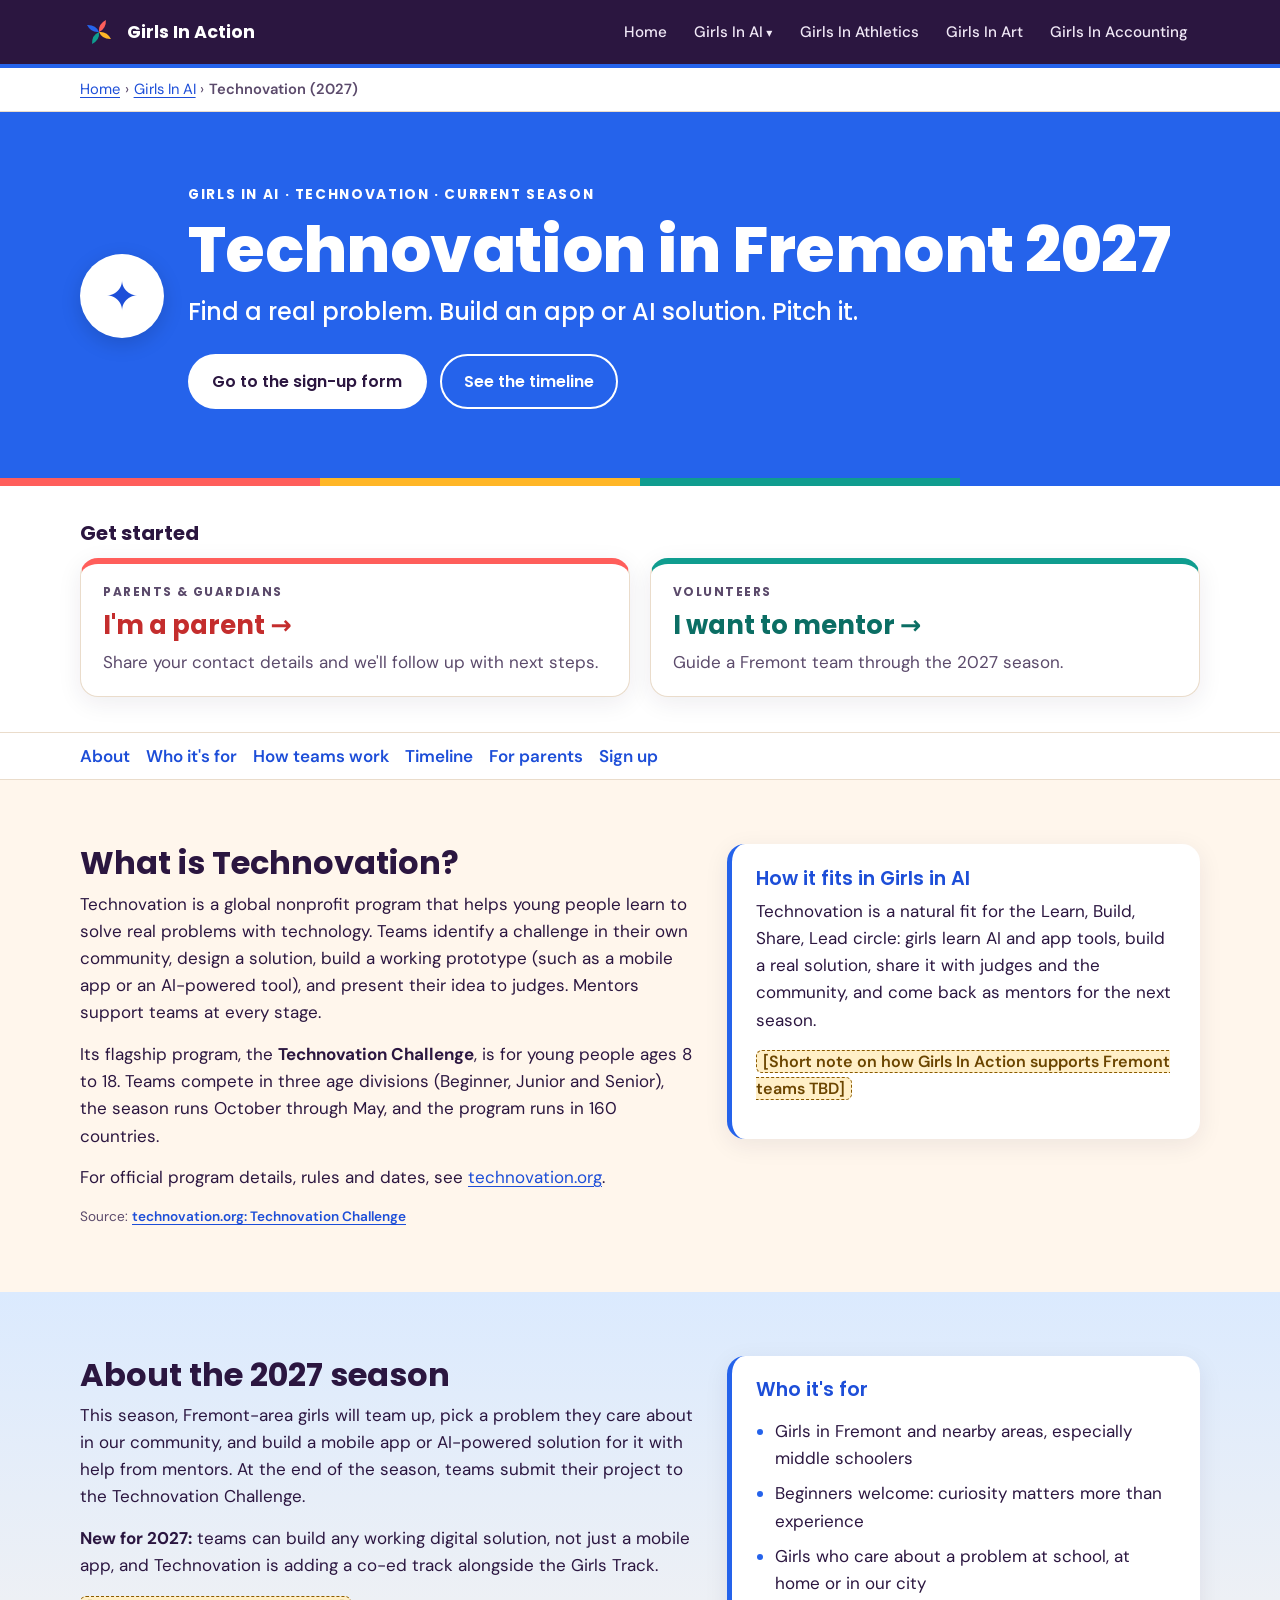
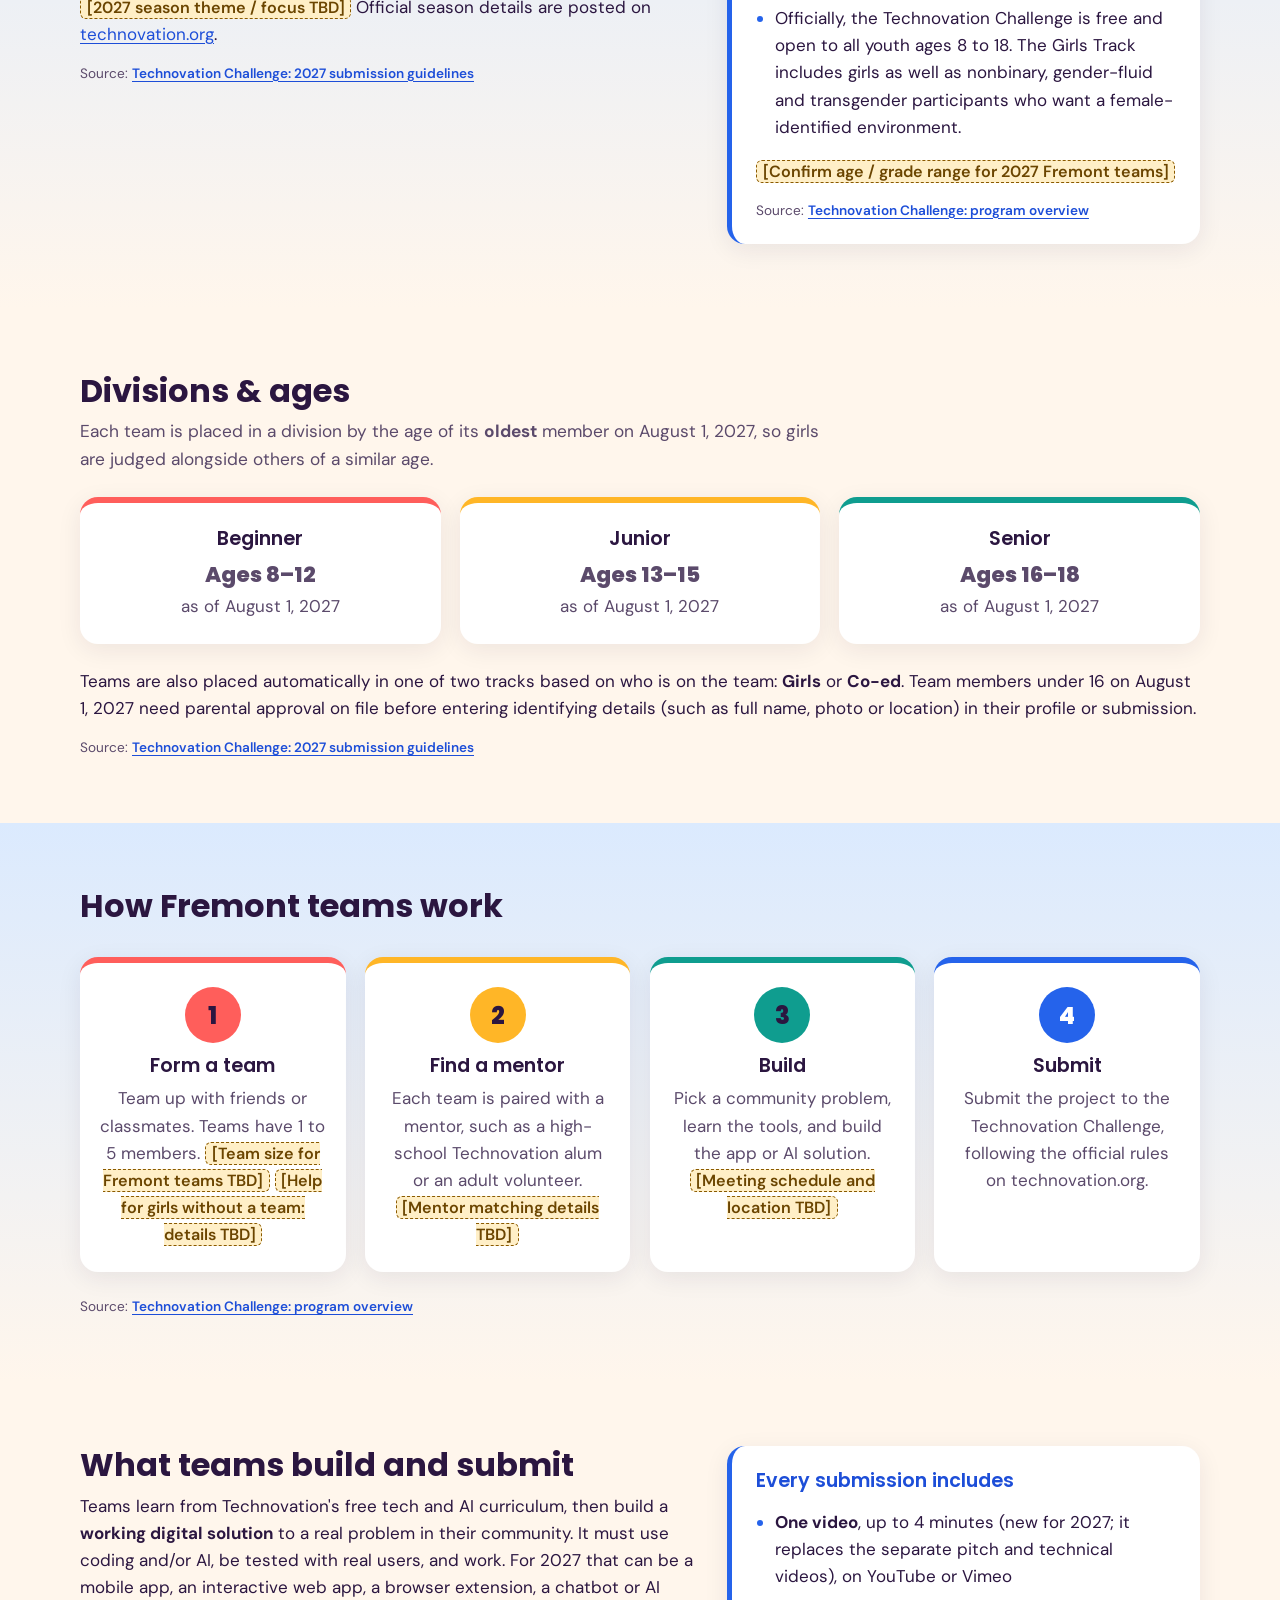
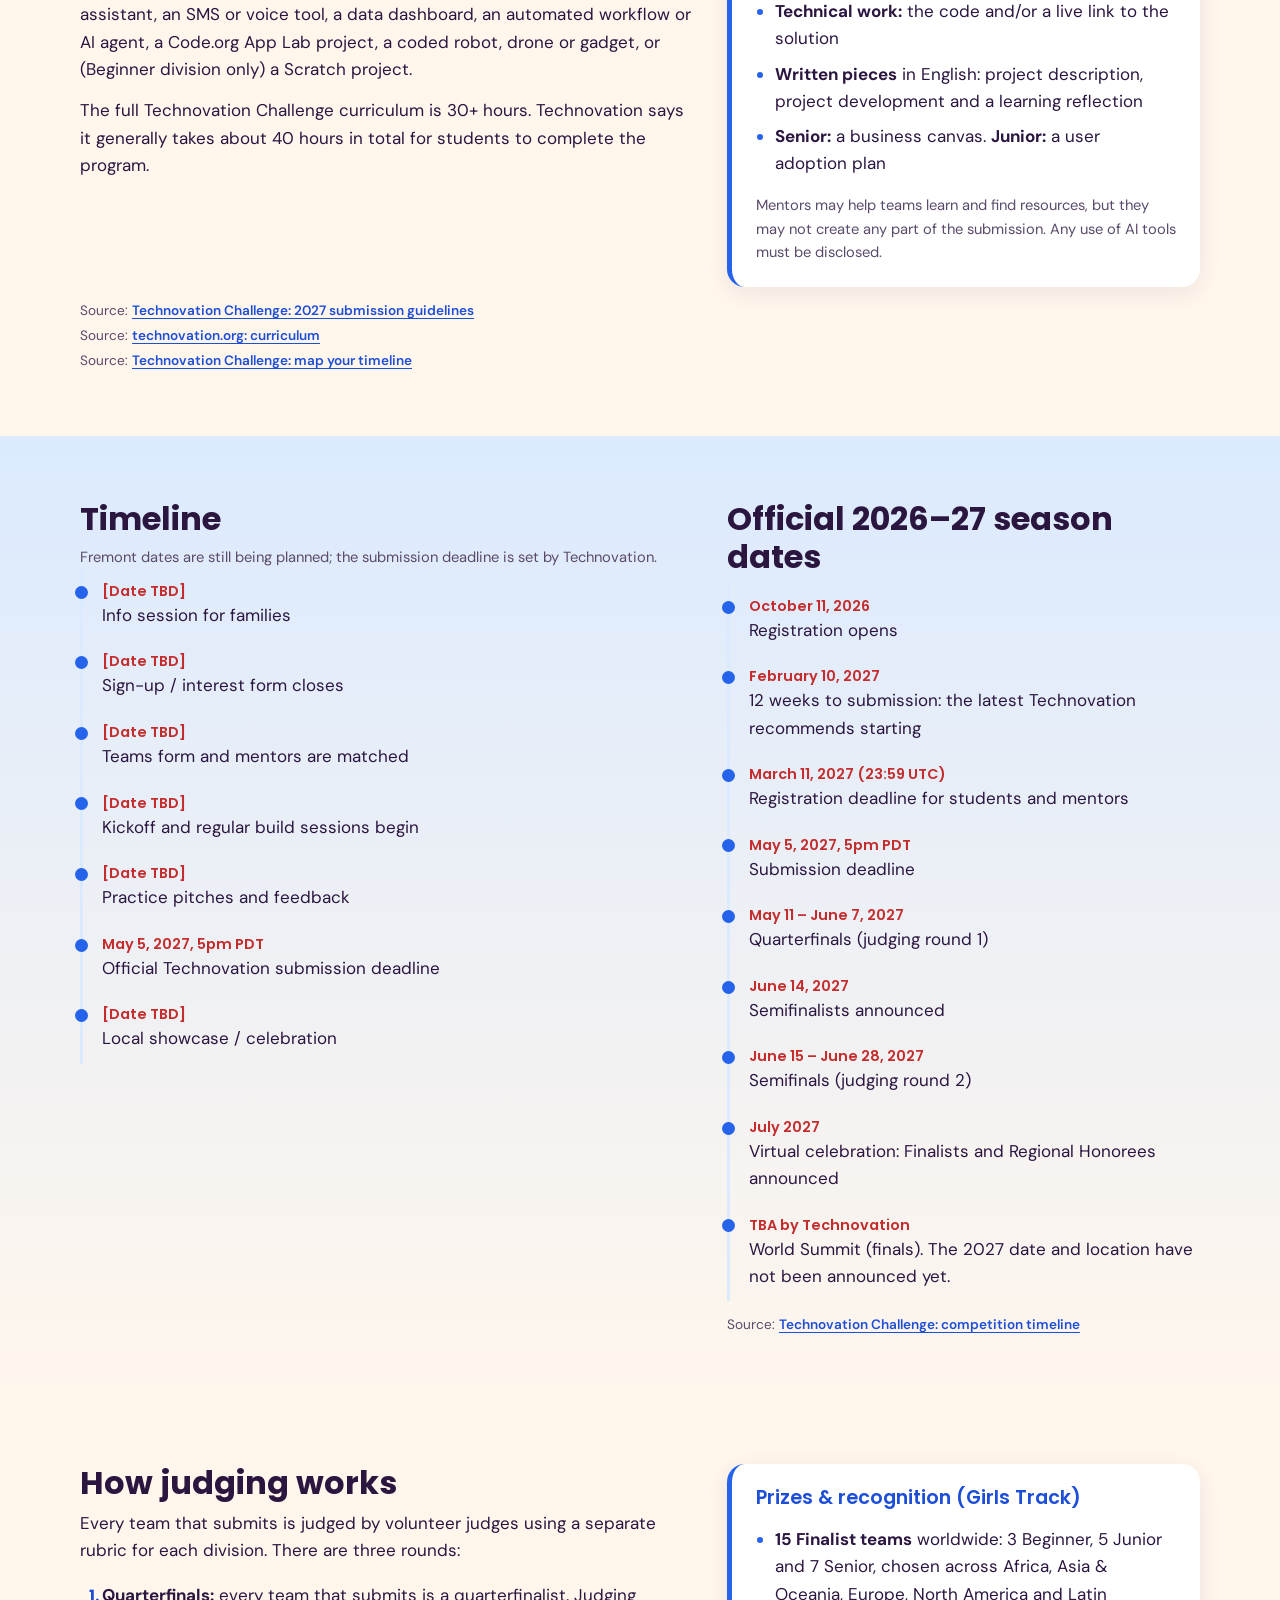
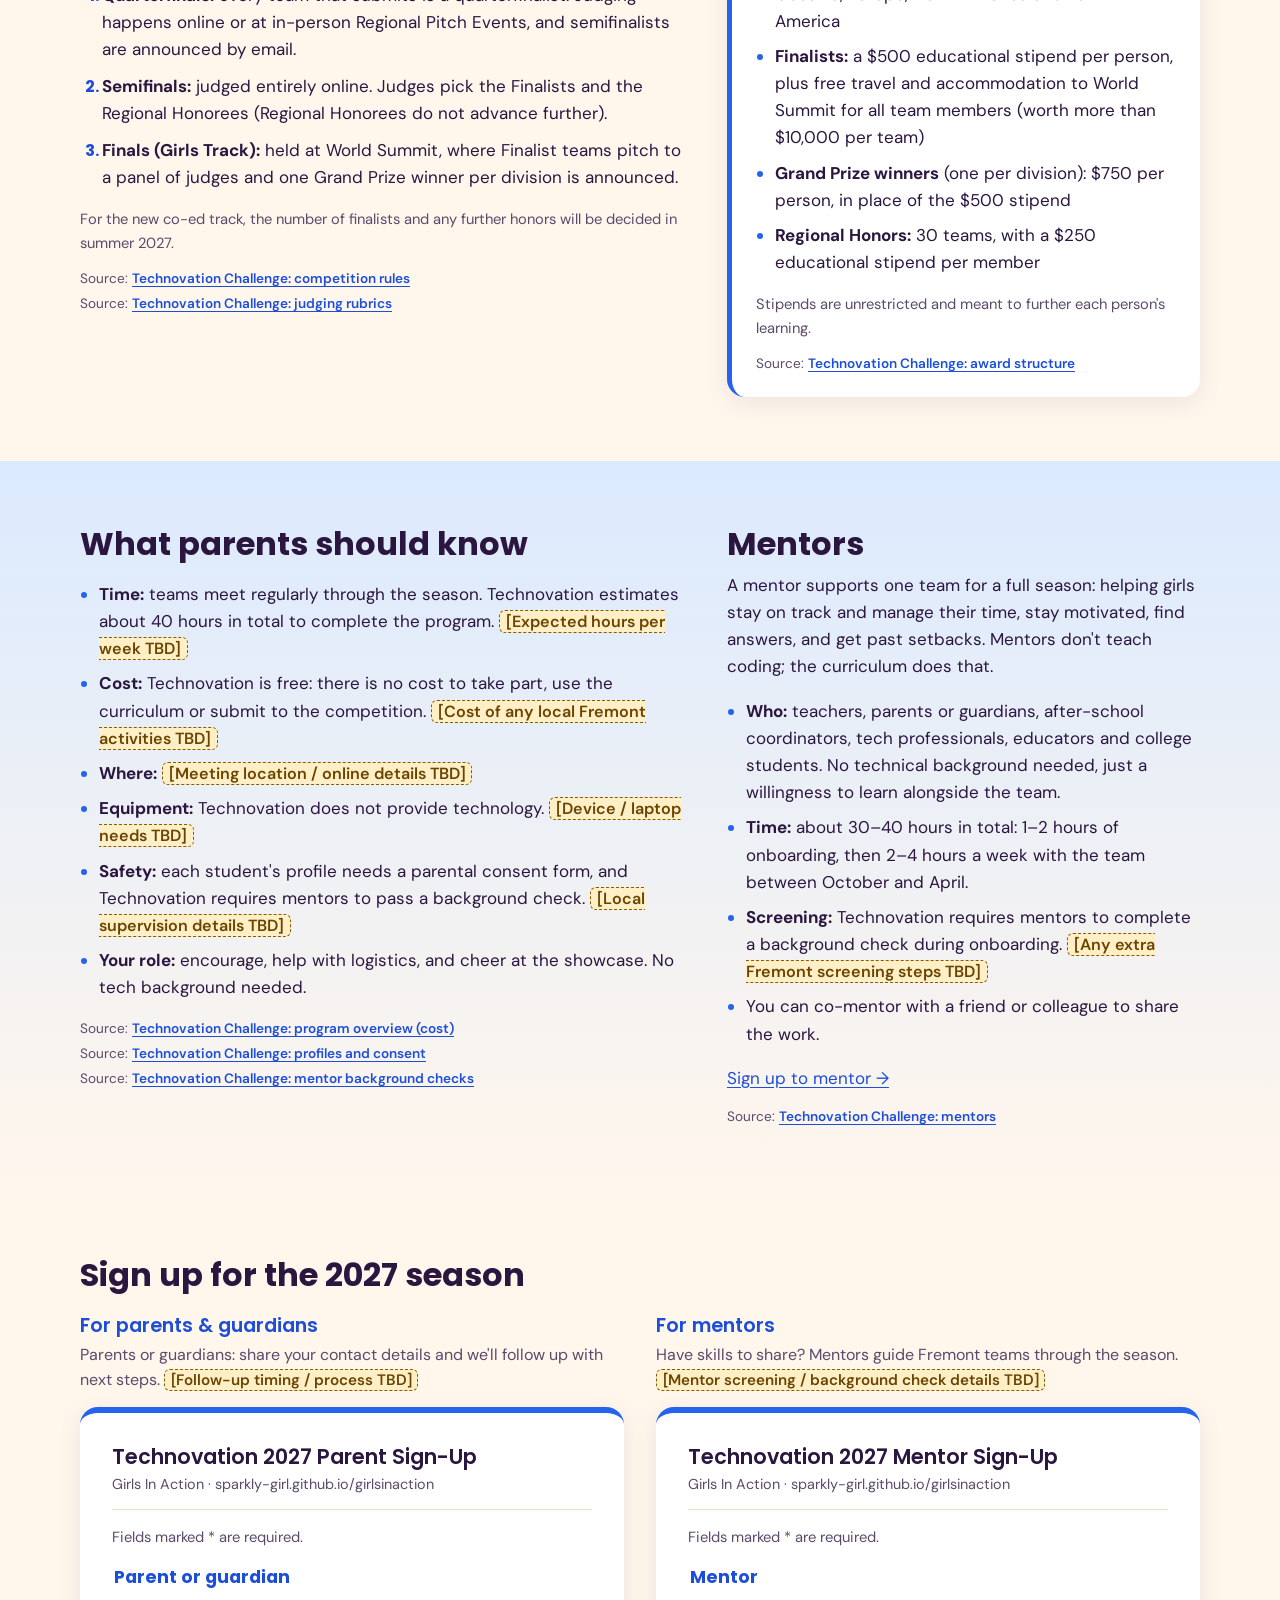
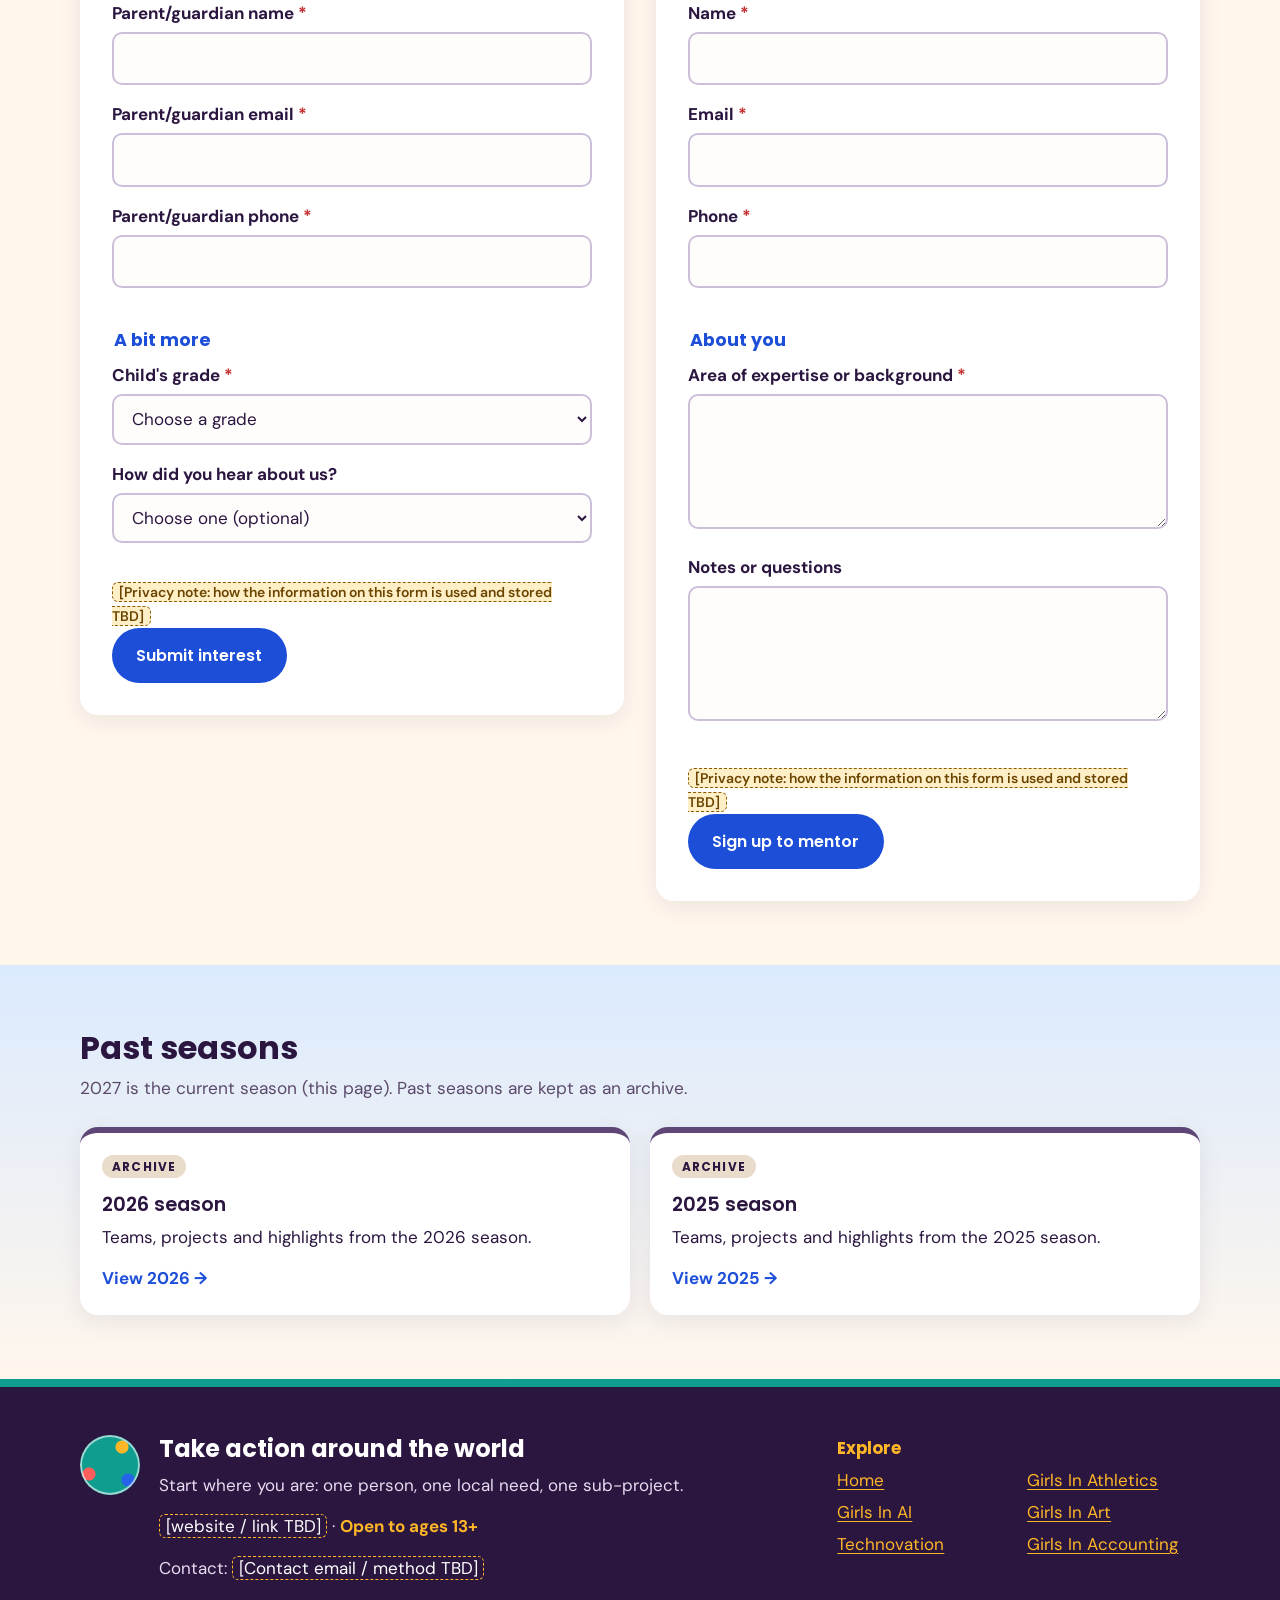
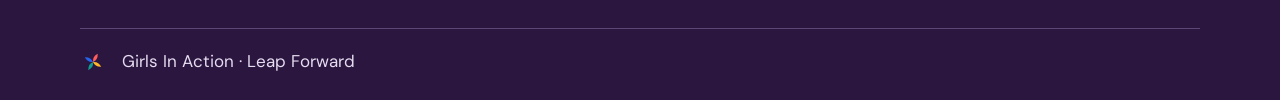
<file: ai/technovation/index.html>
<!DOCTYPE html>
<html lang="en">
<head>
  <meta charset="utf-8">
  <meta name="viewport" content="width=device-width, initial-scale=1">
  <title>Technovation in Fremont 2027 · Girls in AI · Girls In Action</title>
  <meta name="description" content="Technovation in Fremont 2027: the current season for Fremont-area girls in Girls in AI. Parent and mentor sign-up.">
  <meta name="theme-color" content="#2B1640">
  <meta property="og:title" content="Technovation in Fremont 2027 · Girls in AI · Girls In Action">
  <meta property="og:description" content="Technovation in Fremont 2027: the current season for Fremont-area girls in Girls in AI. Parent and mentor sign-up.">
  <meta property="og:url" content="https://sparkly-girl.github.io/girlsinaction/ai/technovation/">
  <meta property="og:image" content="https://sparkly-girl.github.io/girlsinaction/assets/gia-spark-30-bluepetal-white.png">
  <link rel="icon" href="../../assets/favicon.svg" type="image/svg+xml">
  <link rel="icon" href="../../assets/favicon-32.png" type="image/png" sizes="32x32">
  <link rel="apple-touch-icon" href="../../assets/apple-touch-icon.png">
  <link rel="preconnect" href="https://fonts.googleapis.com">
  <link rel="preconnect" href="https://fonts.gstatic.com" crossorigin>
  <link href="https://fonts.googleapis.com/css2?family=DM+Sans:ital,wght@0,400;0,500;0,700;1,400&family=Poppins:wght@500;600;700;800&display=swap" rel="stylesheet">
  <link rel="stylesheet" href="../../style.css">
  <script src="../../nav.js" defer></script>
  <script src="../../form.js" defer></script>
</head>
<body class="theme-ai">
<a class="skip-link" href="#main">Skip to main content</a>
<header class="site-header">
  <div class="wrap nav-row">
    <a class="brand" href="../../index.html"><img src="../../assets/gia-spark-30-bluepetal-transparent.svg" alt="" width="38" height="38"><span>Girls In Action</span></a>
    <button class="nav-toggle" type="button" aria-expanded="false" aria-controls="site-nav"><span class="bars" aria-hidden="true"></span>Menu</button>
    <nav id="site-nav" class="site-nav" aria-label="Main">
      <ul>
        <li><a href="../../index.html">Home</a></li>
        <li class="has-sub"><a href="../../ai/index.html">Girls In AI</a>
          <ul class="subnav" aria-label="Girls in AI pages">
            <li><a href="../../ai/technovation/index.html" aria-current="page">Technovation</a></li>
          </ul>
        </li>
        <li><a href="../../athletics/index.html">Girls In Athletics</a></li>
        <li><a href="../../art/index.html">Girls In Art</a></li>
        <li><a href="../../accounting/index.html">Girls In Accounting</a></li>
      </ul>
    </nav>
  </div>
</header>
<main id="main">
<nav class="crumbs" aria-label="Breadcrumb"><ol><li><a href="../../index.html">Home</a></li><li><a href="../../ai/index.html">Girls In AI</a></li><li><span aria-current="page">Technovation (2027)</span></li></ol></nav>
<section class="hero hero-topic" aria-labelledby="hero-title">
  <div class="wrap hero-topic-row">
    <span class="topic-icon big" aria-hidden="true">✦</span>
    <div>
      <p class="kicker">Girls in AI · Technovation · Current season</p>
      <h1 id="hero-title" class="h-xl">Technovation in Fremont 2027</h1>
      <p class="tagline">Find a real problem. Build an app or AI solution. Pitch it.</p>
      <div class="cta-row">
        <a class="btn btn-light" href="#signup">Go to the sign-up form</a>
        <a class="btn btn-ghost" href="#timeline">See the timeline</a>
      </div>
    </div>
  </div>
</section>

<section class="get-started" aria-labelledby="start-title">
  <div class="wrap">
    <h2 id="start-title" class="h-sm">Get started</h2>
    <div class="start-grid">
      <a class="start-card c-coral" href="#parent-signup">
        <span class="start-kicker">Parents &amp; guardians</span>
        <span class="start-title">I'm a parent <span aria-hidden="true">→</span></span>
        <span class="start-text">Share your contact details and we'll follow up with next steps.</span>
      </a>
      <a class="start-card c-teal" href="#mentor-signup">
        <span class="start-kicker">Volunteers</span>
        <span class="start-title">I want to mentor <span aria-hidden="true">→</span></span>
        <span class="start-text">Guide a Fremont team through the 2027 season.</span>
      </a>
    </div>
  </div>
</section>

<nav class="on-page" aria-label="On this page"><div class="wrap"><ul>
  <li><a href="#about">About</a></li><li><a href="#who">Who it's for</a></li><li><a href="#teams">How teams work</a></li>
  <li><a href="#timeline">Timeline</a></li><li><a href="#parents">For parents</a></li><li><a href="#signup">Sign up</a></li>
</ul></div></nav>

<section class="section" aria-labelledby="what-title">
  <div class="wrap two-col">
    <div>
      <h2 id="what-title">What is Technovation?</h2>
      <p>Technovation is a global nonprofit program that helps young people learn to solve real problems with technology. Teams identify a challenge in their own community, design a solution, build a working prototype (such as a mobile app or an AI-powered tool), and present their idea to judges. Mentors support teams at every stage.</p>
      <p>Its flagship program, the <strong>Technovation Challenge</strong>, is for young people ages 8 to 18. Teams compete in three age divisions (Beginner, Junior and Senior), the season runs October through May, and the program runs in 160 countries.</p>
      <p>For official program details, rules and dates, see <a href="https://technovation.org" target="_blank" rel="noopener">technovation.org<span class="sr-only"> (opens in a new tab)</span></a>.</p>
      <p class="source">Source: <a href="https://www.technovation.org/accelerator-pipeline" target="_blank" rel="noopener">technovation.org: Technovation Challenge<span class="sr-only"> (opens in a new tab)</span></a></p>
    </div>
    <aside class="card" aria-labelledby="fit-title">
      <h3 id="fit-title">How it fits in Girls in AI</h3>
      <p>Technovation is a natural fit for the Learn, Build, Share, Lead circle: girls learn AI and app tools, build a real solution, share it with judges and the community, and come back as mentors for the next season.</p>
      <p><span class="ph">[Short note on how Girls In Action supports Fremont teams TBD]</span></p>
    </aside>
  </div>
</section>

<section class="section section-alt" id="about" aria-labelledby="about-title">
  <div class="wrap two-col">
    <div>
      <h2 id="about-title">About the 2027 season</h2>
      <p>This season, Fremont-area girls will team up, pick a problem they care about in our community, and build a mobile app or AI-powered solution for it with help from mentors. At the end of the season, teams submit their project to the Technovation Challenge.</p>
      <p><strong>New for 2027:</strong> teams can build any working digital solution, not just a mobile app, and Technovation is adding a co-ed track alongside the Girls Track.</p>
      <p><span class="ph">[2027 season theme / focus TBD]</span> Official season details are posted on <a href="https://technovation.org" target="_blank" rel="noopener">technovation.org<span class="sr-only"> (opens in a new tab)</span></a>.</p>
      <p class="source">Source: <a href="https://technovationchallenge.org/submission-guidelines/" target="_blank" rel="noopener">Technovation Challenge: 2027 submission guidelines<span class="sr-only"> (opens in a new tab)</span></a></p>
    </div>
    <aside class="card" id="who" aria-labelledby="who-title">
      <h3 id="who-title">Who it's for</h3>
      <ul class="ticks">
        <li>Girls in Fremont and nearby areas, especially middle schoolers</li>
        <li>Beginners welcome: curiosity matters more than experience</li>
        <li>Girls who care about a problem at school, at home or in our city</li>
        <li>Officially, the Technovation Challenge is free and open to all youth ages 8 to 18. The Girls Track includes girls as well as nonbinary, gender-fluid and transgender participants who want a female-identified environment.</li>
      </ul>
      <p><span class="ph">[Confirm age / grade range for 2027 Fremont teams]</span></p>
      <p class="source">Source: <a href="https://technovationchallenge.org/program-overview/" target="_blank" rel="noopener">Technovation Challenge: program overview<span class="sr-only"> (opens in a new tab)</span></a></p>
    </aside>
  </div>
</section>

<section class="section" id="divisions" aria-labelledby="divisions-title">
  <div class="wrap">
    <h2 id="divisions-title">Divisions &amp; ages</h2>
    <p class="sub">Each team is placed in a division by the age of its <strong>oldest</strong> member on August 1, 2027, so girls are judged alongside others of a similar age.</p>
    <ul class="steps steps-3">
      <li class="step c-coral"><h3>Beginner</h3><p class="div-age">Ages 8–12</p><p>as of August 1, 2027</p></li>
      <li class="step c-gold"><h3>Junior</h3><p class="div-age">Ages 13–15</p><p>as of August 1, 2027</p></li>
      <li class="step c-teal"><h3>Senior</h3><p class="div-age">Ages 16–18</p><p>as of August 1, 2027</p></li>
    </ul>
    <p>Teams are also placed automatically in one of two tracks based on who is on the team: <strong>Girls</strong> or <strong>Co-ed</strong>. Team members under 16 on August 1, 2027 need parental approval on file before entering identifying details (such as full name, photo or location) in their profile or submission.</p>
    <p class="source">Source: <a href="https://technovationchallenge.org/submission-guidelines/" target="_blank" rel="noopener">Technovation Challenge: 2027 submission guidelines<span class="sr-only"> (opens in a new tab)</span></a></p>
  </div>
</section>

<section class="section section-alt" id="teams" aria-labelledby="teams-title">
  <div class="wrap">
    <h2 id="teams-title">How Fremont teams work</h2>
    <ol class="steps">
      <li class="step c-coral"><span class="step-num" aria-hidden="true">1</span><h3>Form a team</h3><p>Team up with friends or classmates. Teams have 1 to 5 members. <span class="ph">[Team size for Fremont teams TBD]</span> <span class="ph">[Help for girls without a team: details TBD]</span></p></li>
      <li class="step c-gold"><span class="step-num" aria-hidden="true">2</span><h3>Find a mentor</h3><p>Each team is paired with a mentor, such as a high-school Technovation alum or an adult volunteer. <span class="ph">[Mentor matching details TBD]</span></p></li>
      <li class="step c-teal"><span class="step-num" aria-hidden="true">3</span><h3>Build</h3><p>Pick a community problem, learn the tools, and build the app or AI solution. <span class="ph">[Meeting schedule and location TBD]</span></p></li>
      <li class="step c-blue"><span class="step-num" aria-hidden="true">4</span><h3>Submit</h3><p>Submit the project to the Technovation Challenge, following the official rules on technovation.org.</p></li>
    </ol>
    <p class="source">Source: <a href="https://technovationchallenge.org/program-overview/" target="_blank" rel="noopener">Technovation Challenge: program overview<span class="sr-only"> (opens in a new tab)</span></a></p>
  </div>
</section>

<section class="section" id="build" aria-labelledby="build-title">
  <div class="wrap two-col">
    <div>
      <h2 id="build-title">What teams build and submit</h2>
      <p>Teams learn from Technovation's free tech and AI curriculum, then build a <strong>working digital solution</strong> to a real problem in their community. It must use coding and/or AI, be tested with real users, and work. For 2027 that can be a mobile app, an interactive web app, a browser extension, a chatbot or AI assistant, an SMS or voice tool, a data dashboard, an automated workflow or AI agent, a Code.org App Lab project, a coded robot, drone or gadget, or (Beginner division only) a Scratch project.</p>
      <p>The full Technovation Challenge curriculum is 30+ hours. Technovation says it generally takes about 40 hours in total for students to complete the program.</p>
    </div>
    <aside class="card" aria-labelledby="submit-title">
      <h3 id="submit-title">Every submission includes</h3>
      <ul class="ticks">
        <li><strong>One video</strong>, up to 4 minutes (new for 2027; it replaces the separate pitch and technical videos), on YouTube or Vimeo</li>
        <li><strong>Technical work:</strong> the code and/or a live link to the solution</li>
        <li><strong>Written pieces</strong> in English: project description, project development and a learning reflection</li>
        <li><strong>Senior:</strong> a business canvas. <strong>Junior:</strong> a user adoption plan</li>
      </ul>
      <p class="help">Mentors may help teams learn and find resources, but they may not create any part of the submission. Any use of AI tools must be disclosed.</p>
    </aside>
  </div>
  <div class="wrap">
    <p class="source">Source: <a href="https://technovationchallenge.org/submission-guidelines/" target="_blank" rel="noopener">Technovation Challenge: 2027 submission guidelines<span class="sr-only"> (opens in a new tab)</span></a></p>
    <p class="source">Source: <a href="https://www.technovation.org/curriculum" target="_blank" rel="noopener">technovation.org: curriculum<span class="sr-only"> (opens in a new tab)</span></a></p>
    <p class="source">Source: <a href="https://technovationchallenge.org/map-your-timeline/" target="_blank" rel="noopener">Technovation Challenge: map your timeline<span class="sr-only"> (opens in a new tab)</span></a></p>
  </div>
</section>

<section class="section section-alt" aria-label="Timeline and official dates">
  <div class="wrap two-col">
    <div id="timeline">
      <h2 id="timeline-title">Timeline</h2>
      <p class="help">Fremont dates are still being planned; the submission deadline is set by Technovation.</p>
      <ol class="events timeline" aria-labelledby="timeline-title"><li><span class="ev-date">[Date TBD]</span><span>Info session for families</span></li><li><span class="ev-date">[Date TBD]</span><span>Sign-up / interest form closes</span></li><li><span class="ev-date">[Date TBD]</span><span>Teams form and mentors are matched</span></li><li><span class="ev-date">[Date TBD]</span><span>Kickoff and regular build sessions begin</span></li><li><span class="ev-date">[Date TBD]</span><span>Practice pitches and feedback</span></li><li><span class="ev-date">May 5, 2027, 5pm PDT</span><span>Official Technovation submission deadline</span></li><li><span class="ev-date">[Date TBD]</span><span>Local showcase / celebration</span></li></ol>
    </div>
    <div id="official-timeline">
      <h2 id="official-title">Official 2026–27 season dates</h2>
      <ol class="events" aria-labelledby="official-title">
        <li><span class="ev-date">October 11, 2026</span><span>Registration opens</span></li>
        <li><span class="ev-date">February 10, 2027</span><span>12 weeks to submission: the latest Technovation recommends starting</span></li>
        <li><span class="ev-date">March 11, 2027 (23:59 UTC)</span><span>Registration deadline for students and mentors</span></li>
        <li><span class="ev-date">May 5, 2027, 5pm PDT</span><span>Submission deadline</span></li>
        <li><span class="ev-date">May 11 – June 7, 2027</span><span>Quarterfinals (judging round 1)</span></li>
        <li><span class="ev-date">June 14, 2027</span><span>Semifinalists announced</span></li>
        <li><span class="ev-date">June 15 – June 28, 2027</span><span>Semifinals (judging round 2)</span></li>
        <li><span class="ev-date">July 2027</span><span>Virtual celebration: Finalists and Regional Honorees announced</span></li>
        <li><span class="ev-date">TBA by Technovation</span><span>World Summit (finals). The 2027 date and location have not been announced yet.</span></li>
      </ol>
      <p class="source">Source: <a href="https://technovationchallenge.org/competition/" target="_blank" rel="noopener">Technovation Challenge: competition timeline<span class="sr-only"> (opens in a new tab)</span></a></p>
    </div>
  </div>
</section>

<section class="section" id="judging" aria-labelledby="judging-title">
  <div class="wrap two-col">
    <div>
      <h2 id="judging-title">How judging works</h2>
      <p>Every team that submits is judged by volunteer judges using a separate rubric for each division. There are three rounds:</p>
      <ol class="numbered">
        <li><strong>Quarterfinals:</strong> every team that submits is a quarterfinalist. Judging happens online or at in-person Regional Pitch Events, and semifinalists are announced by email.</li>
        <li><strong>Semifinals:</strong> judged entirely online. Judges pick the Finalists and the Regional Honorees (Regional Honorees do not advance further).</li>
        <li><strong>Finals (Girls Track):</strong> held at World Summit, where Finalist teams pitch to a panel of judges and one Grand Prize winner per division is announced.</li>
      </ol>
      <p class="help">For the new co-ed track, the number of finalists and any further honors will be decided in summer 2027.</p>
      <p class="source">Source: <a href="https://technovationchallenge.org/competition/" target="_blank" rel="noopener">Technovation Challenge: competition rules<span class="sr-only"> (opens in a new tab)</span></a></p>
      <p class="source">Source: <a href="https://technovationchallenge.org/curriculum/judging-rubric/" target="_blank" rel="noopener">Technovation Challenge: judging rubrics<span class="sr-only"> (opens in a new tab)</span></a></p>
    </div>
    <aside class="card" id="prizes" aria-labelledby="prizes-title">
      <h3 id="prizes-title">Prizes &amp; recognition (Girls Track)</h3>
      <ul class="ticks">
        <li><strong>15 Finalist teams</strong> worldwide: 3 Beginner, 5 Junior and 7 Senior, chosen across Africa, Asia &amp; Oceania, Europe, North America and Latin America</li>
        <li><strong>Finalists:</strong> a $500 educational stipend per person, plus free travel and accommodation to World Summit for all team members (worth more than $10,000 per team)</li>
        <li><strong>Grand Prize winners</strong> (one per division): $750 per person, in place of the $500 stipend</li>
        <li><strong>Regional Honors:</strong> 30 teams, with a $250 educational stipend per member</li>
      </ul>
      <p class="help">Stipends are unrestricted and meant to further each person's learning.</p>
      <p class="source">Source: <a href="https://technovationchallenge.org/award-structure/" target="_blank" rel="noopener">Technovation Challenge: award structure<span class="sr-only"> (opens in a new tab)</span></a></p>
    </aside>
  </div>
</section>

<section class="section section-alt" aria-label="Information for parents and mentors">
  <div class="wrap two-col">
    <div id="parents">
      <h2 id="parents-title">What parents should know</h2>
      <ul class="ticks">
        <li><strong>Time:</strong> teams meet regularly through the season. Technovation estimates about 40 hours in total to complete the program. <span class="ph">[Expected hours per week TBD]</span></li>
        <li><strong>Cost:</strong> Technovation is free: there is no cost to take part, use the curriculum or submit to the competition. <span class="ph">[Cost of any local Fremont activities TBD]</span></li>
        <li><strong>Where:</strong> <span class="ph">[Meeting location / online details TBD]</span></li>
        <li><strong>Equipment:</strong> Technovation does not provide technology. <span class="ph">[Device / laptop needs TBD]</span></li>
        <li><strong>Safety:</strong> each student's profile needs a parental consent form, and Technovation requires mentors to pass a background check. <span class="ph">[Local supervision details TBD]</span></li>
        <li><strong>Your role:</strong> encourage, help with logistics, and cheer at the showcase. No tech background needed.</li>
      </ul>
      <p class="source">Source: <a href="https://technovationchallenge.org/program-overview/" target="_blank" rel="noopener">Technovation Challenge: program overview (cost)<span class="sr-only"> (opens in a new tab)</span></a></p>
      <p class="source">Source: <a href="https://technovationchallenge.org/submission-guidelines/" target="_blank" rel="noopener">Technovation Challenge: profiles and consent<span class="sr-only"> (opens in a new tab)</span></a></p>
      <p class="source">Source: <a href="https://technovationchallenge.org/mentors/" target="_blank" rel="noopener">Technovation Challenge: mentor background checks<span class="sr-only"> (opens in a new tab)</span></a></p>
    </div>
    <div id="mentors">
      <h2 id="mentors-title">Mentors</h2>
      <p>A mentor supports one team for a full season: helping girls stay on track and manage their time, stay motivated, find answers, and get past setbacks. Mentors don't teach coding; the curriculum does that.</p>
      <ul class="ticks">
        <li><strong>Who:</strong> teachers, parents or guardians, after-school coordinators, tech professionals, educators and college students. No technical background needed, just a willingness to learn alongside the team.</li>
        <li><strong>Time:</strong> about 30–40 hours in total: 1–2 hours of onboarding, then 2–4 hours a week with the team between October and April.</li>
        <li><strong>Screening:</strong> Technovation requires mentors to complete a background check during onboarding. <span class="ph">[Any extra Fremont screening steps TBD]</span></li>
        <li>You can co-mentor with a friend or colleague to share the work.</li>
      </ul>
      <p><a href="#mentor-signup">Sign up to mentor <span aria-hidden="true">→</span></a></p>
      <p class="source">Source: <a href="https://technovationchallenge.org/mentors/" target="_blank" rel="noopener">Technovation Challenge: mentors<span class="sr-only"> (opens in a new tab)</span></a></p>
    </div>
  </div>
</section>

<section class="section" id="signup" aria-labelledby="signup-title">
  <div class="wrap">
    <h2 id="signup-title">Sign up for the 2027 season</h2>
    <div class="form-grid">
      <section class="form-col" id="parent-signup" aria-labelledby="parent-signup-title">
        <h3 id="parent-signup-title" class="form-col-title">For parents &amp; guardians</h3>
        <p class="sub">Parents or guardians: share your contact details and we'll follow up with next steps. <span class="ph">[Follow-up timing / process TBD]</span></p>
        <form id="signup-form" class="signup js-formsubmit" action="#" method="post" aria-labelledby="parent-form-title" data-subject="Technovation 2027 Parent Signup - sparkly-girl.github.io" data-success="Thank you! We'll be in touch soon.">
      <div class="form-head">
        <h3 id="parent-form-title">Technovation 2027 Parent Sign-Up</h3>
        <p class="form-subtitle">Girls In Action · <span class="nowrap">sparkly-girl.github.io/girlsinaction</span></p>
      </div>
      <input type="hidden" name="_subject" value="Technovation 2027 Parent Signup - sparkly-girl.github.io">
      <input type="hidden" name="program" value="Technovation 2027">
      <input type="hidden" name="form_type" value="Parent sign-up">
      <input type="hidden" name="source_site" value="sparkly-girl.github.io/girlsinaction">
      <input type="text" name="_honey" tabindex="-1" autocomplete="off" aria-hidden="true" style="position:absolute;left:-9999px;width:1px;height:1px;opacity:0">
  <p class="form-note">Fields marked <span aria-hidden="true">*</span><span class="sr-only">with an asterisk</span> are required.</p>
  <fieldset>
    <legend>Parent or guardian</legend>
    <div class="field"><label for="parent-name">Parent/guardian name <span class="req" aria-hidden="true">*</span></label>
      <input id="parent-name" name="parent_name" type="text" autocomplete="name" required></div>
    <div class="field"><label for="parent-email">Parent/guardian email <span class="req" aria-hidden="true">*</span></label>
      <input id="parent-email" name="parent_email" type="email" autocomplete="email" required></div>
    <div class="field"><label for="parent-phone">Parent/guardian phone <span class="req" aria-hidden="true">*</span></label>
      <input id="parent-phone" name="parent_phone" type="tel" autocomplete="tel" required></div>
  </fieldset>
  <fieldset>
    <legend>A bit more</legend>
    <div class="field"><label for="child-grade">Child's grade <span class="req" aria-hidden="true">*</span></label>
      <select id="child-grade" name="child_grade" required>
        <option value="">Choose a grade</option>
        <option>Grade 5</option>
        <option>Grade 6</option>
        <option>Grade 7</option>
        <option>Grade 8</option>
        <option>Other</option>
      </select></div>
    <div class="field"><label for="heard-about">How did you hear about us?</label>
      <select id="heard-about" name="heard_about">
        <option value="">Choose one (optional)</option>
        <option>Friend or family</option>
        <option>School</option>
        <option>Social media</option>
        <option>WhatsApp group</option>
        <option>Other</option>
      </select></div>
  </fieldset>
  <p class="help"><span class="ph">[Privacy note: how the information on this form is used and stored TBD]</span></p>
  <button class="btn btn-accent" type="submit">Submit interest</button>
  <div id="parent-form-status" class="form-status" role="status" aria-live="polite"></div>
  <noscript><p class="form-status show">This form isn't connected yet.</p></noscript>
</form>
      </section>
      <section class="form-col" id="mentor-signup" aria-labelledby="mentor-signup-title">
        <h3 id="mentor-signup-title" class="form-col-title">For mentors</h3>
        <p class="sub">Have skills to share? Mentors guide Fremont teams through the season. <span class="ph">[Mentor screening / background check details TBD]</span></p>
        <form id="mentor-form" class="signup js-formsubmit" action="#" method="post" aria-labelledby="mentor-form-title" data-subject="Technovation 2027 Mentor Signup - sparkly-girl.github.io" data-success="Thank you for offering to mentor! We'll be in touch soon.">
      <div class="form-head">
        <h3 id="mentor-form-title">Technovation 2027 Mentor Sign-Up</h3>
        <p class="form-subtitle">Girls In Action · <span class="nowrap">sparkly-girl.github.io/girlsinaction</span></p>
      </div>
      <input type="hidden" name="_subject" value="Technovation 2027 Mentor Signup - sparkly-girl.github.io">
      <input type="hidden" name="program" value="Technovation 2027">
      <input type="hidden" name="form_type" value="Mentor sign-up">
      <input type="hidden" name="source_site" value="sparkly-girl.github.io/girlsinaction">
      <input type="text" name="_honey" tabindex="-1" autocomplete="off" aria-hidden="true" style="position:absolute;left:-9999px;width:1px;height:1px;opacity:0">
  <p class="form-note">Fields marked <span aria-hidden="true">*</span><span class="sr-only">with an asterisk</span> are required.</p>
  <fieldset>
    <legend>Mentor</legend>
    <div class="field"><label for="mentor-name">Name <span class="req" aria-hidden="true">*</span></label>
      <input id="mentor-name" name="mentor_name" type="text" autocomplete="name" required></div>
    <div class="field"><label for="mentor-email">Email <span class="req" aria-hidden="true">*</span></label>
      <input id="mentor-email" name="mentor_email" type="email" autocomplete="email" required></div>
    <div class="field"><label for="mentor-phone">Phone <span class="req" aria-hidden="true">*</span></label>
      <input id="mentor-phone" name="mentor_phone" type="tel" autocomplete="tel" required></div>
  </fieldset>
  <fieldset>
    <legend>About you</legend>
    <div class="field"><label for="expertise">Area of expertise or background <span class="req" aria-hidden="true">*</span></label>
      <textarea id="expertise" name="expertise" rows="4" required></textarea></div>
    <div class="field"><label for="mentor-notes">Notes or questions</label>
      <textarea id="mentor-notes" name="notes" rows="4"></textarea></div>
  </fieldset>
  <p class="help"><span class="ph">[Privacy note: how the information on this form is used and stored TBD]</span></p>
  <button class="btn btn-accent" type="submit">Sign up to mentor</button>
  <div id="mentor-form-status" class="form-status" role="status" aria-live="polite"></div>
  <noscript><p class="form-status show">This form isn't connected yet.</p></noscript>
</form>
      </section>
    </div>
  </div>
</section>

<section class="section section-alt" id="seasons" aria-labelledby="seasons-title">
  <div class="wrap">
    <h2 id="seasons-title">Past seasons</h2>
    <p class="sub">2027 is the current season (this page). Past seasons are kept as an archive.</p>
    <div class="season-grid season-grid-2"><article class="season-card">
  <p class="season-tag">Archive</p>
  <h3><a class="card-link" href="2026.html">2026 season</a></h3>
  <p>Teams, projects and highlights from the 2026 season.</p>
  <p class="more"><a href="2026.html">View 2026 <span class="sr-only">season page</span>→</a></p>
</article><article class="season-card">
  <p class="season-tag">Archive</p>
  <h3><a class="card-link" href="2025.html">2025 season</a></h3>
  <p>Teams, projects and highlights from the 2025 season.</p>
  <p class="more"><a href="2025.html">View 2025 <span class="sr-only">season page</span>→</a></p>
</article></div>
  </div>
</section>
</main>
<footer class="site-footer">
  <div class="wrap footer-grid">
    <div class="footer-world">
      <span class="globe" aria-hidden="true"></span>
      <div>
        <h2>Take action around the world</h2>
        <p>Start where you are: one person, one local need, one sub-project.</p>
        <p><span class="ph-dark">[website / link TBD]</span> · <strong class="gold">Open to ages 13+</strong></p>
        <p>Contact: <span class="ph-dark">[Contact email / method TBD]</span></p>
      </div>
    </div>
    <nav aria-label="Footer">
      <p class="footer-label">Explore</p>
      <ul class="footer-links">
        <li><a href="../../index.html">Home</a></li>
        <li><a href="../../ai/index.html">Girls In AI</a></li>
        <li><a href="../../ai/technovation/index.html">Technovation</a></li>
        <li><a href="../../athletics/index.html">Girls In Athletics</a></li>
        <li><a href="../../art/index.html">Girls In Art</a></li>
        <li><a href="../../accounting/index.html">Girls In Accounting</a></li>
      </ul>
    </nav>
  </div>
  <div class="wrap footer-bottom">
    <img src="../../assets/gia-spark-30-bluepetal-transparent.svg" alt="" width="26" height="26">
    <p>Girls In Action · Leap Forward</p>
  </div>
</footer>
</body>
</html>
</file>
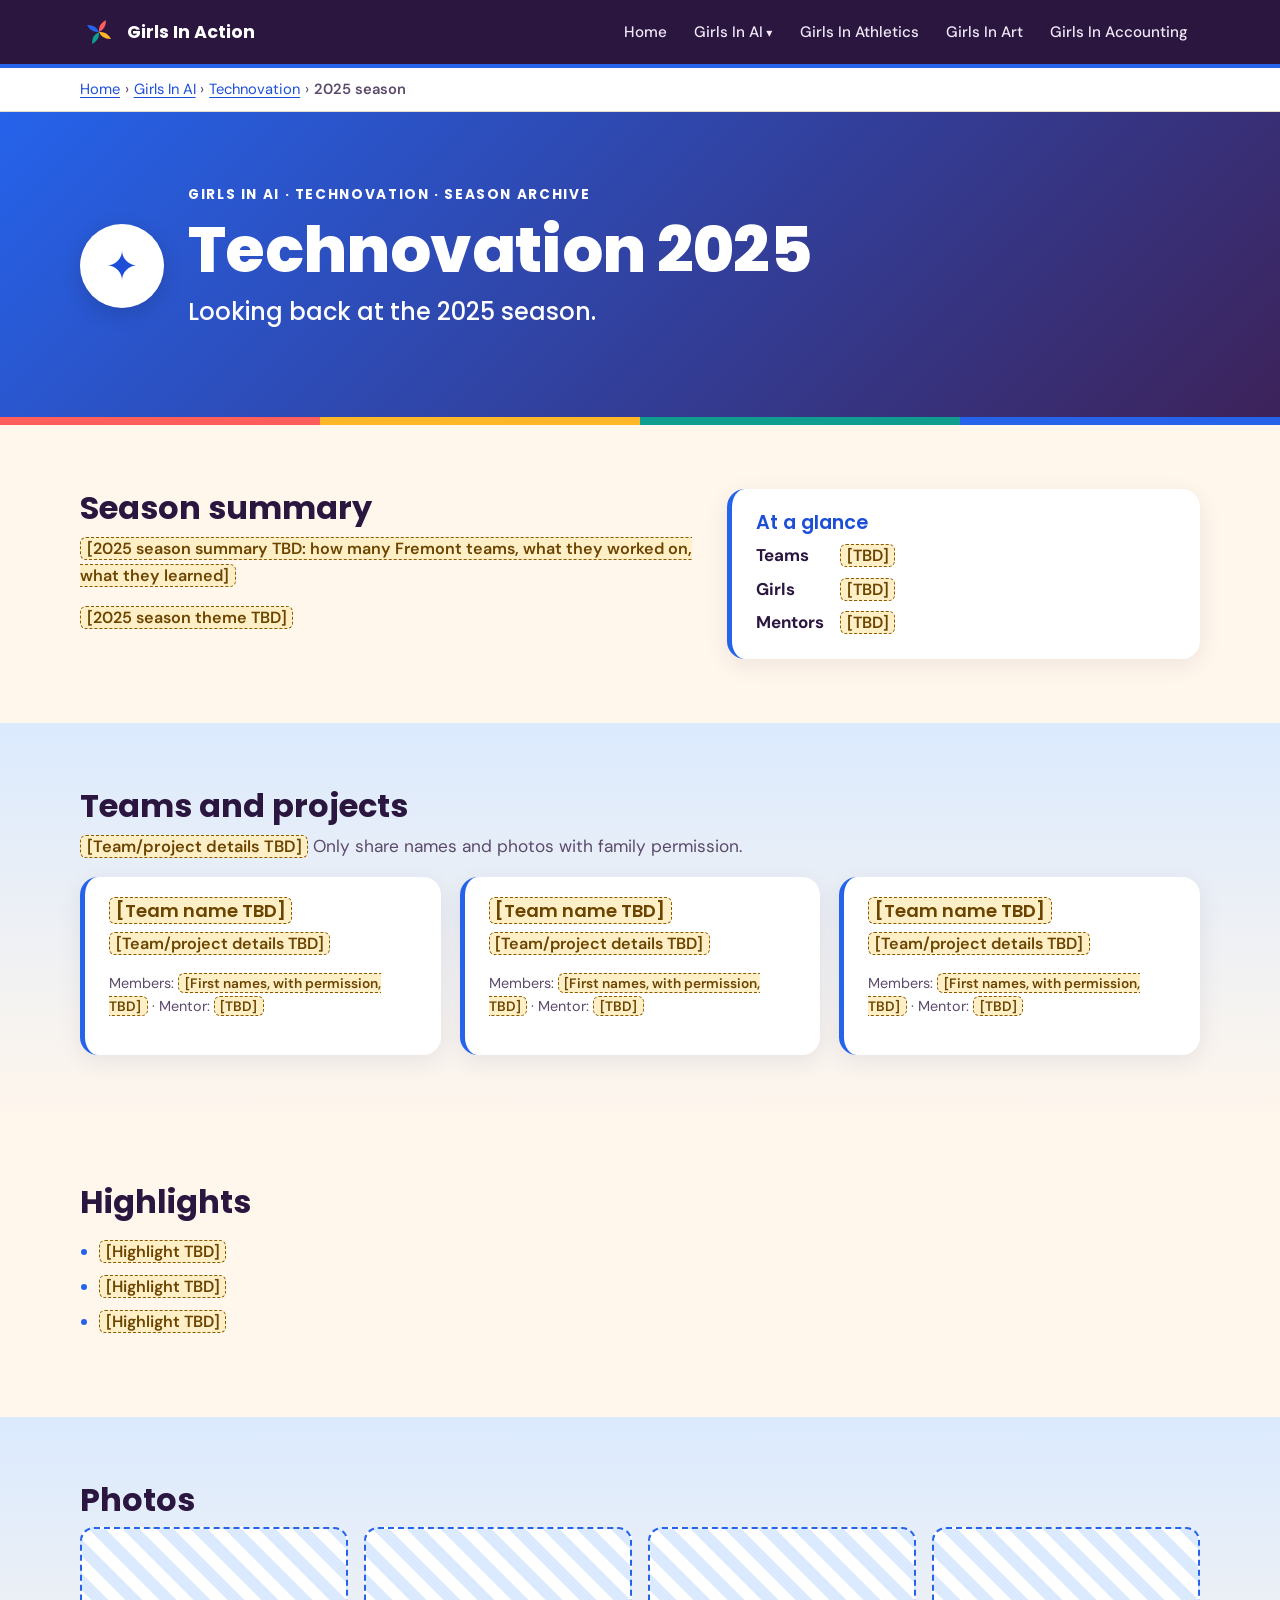
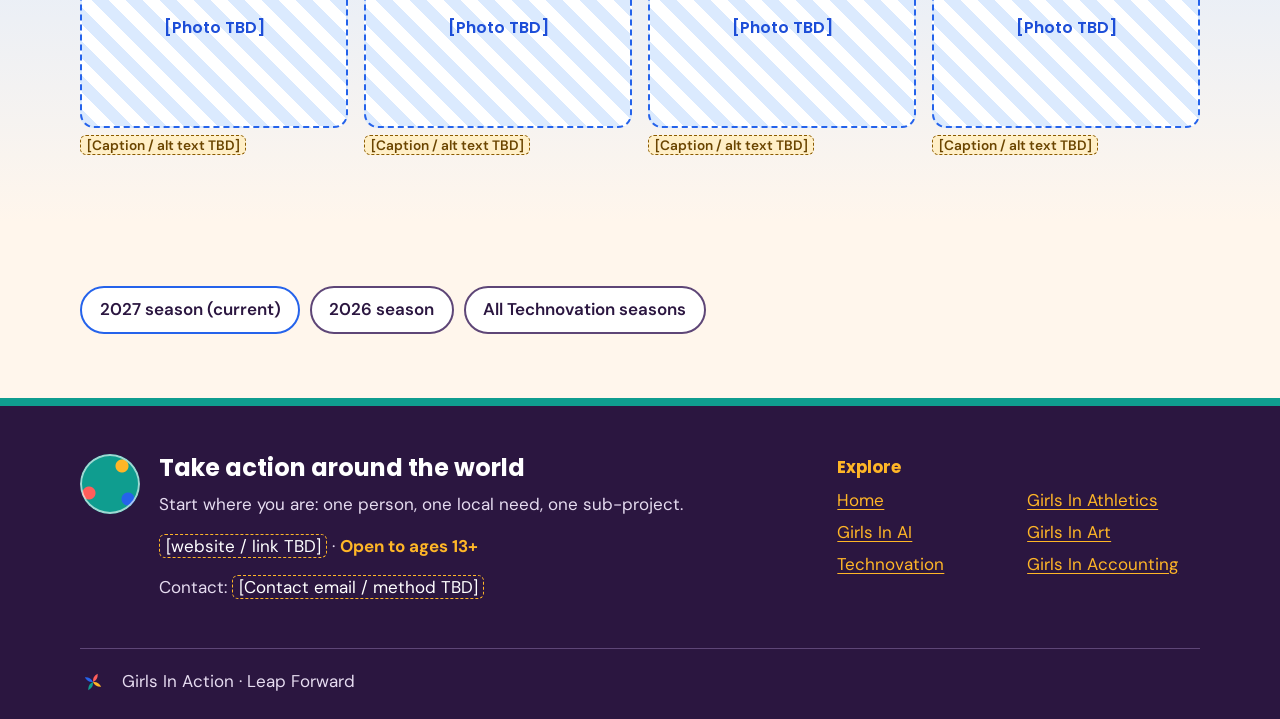
<file: ai/technovation/2025.html>
<!DOCTYPE html>
<html lang="en">
<head>
  <meta charset="utf-8">
  <meta name="viewport" content="width=device-width, initial-scale=1">
  <title>Technovation 2025 (archive) · Girls In Action</title>
  <meta name="description" content="Technovation 2025 season archive for Girls in AI Fremont teams.">
  <meta name="theme-color" content="#2B1640">
  <meta property="og:title" content="Technovation 2025 (archive) · Girls In Action">
  <meta property="og:description" content="Technovation 2025 season archive for Girls in AI Fremont teams.">
  <meta property="og:url" content="https://sparkly-girl.github.io/girlsinaction/ai/technovation/2025.html">
  <meta property="og:image" content="https://sparkly-girl.github.io/girlsinaction/assets/gia-spark-30-bluepetal-white.png">
  <link rel="icon" href="../../assets/favicon.svg" type="image/svg+xml">
  <link rel="icon" href="../../assets/favicon-32.png" type="image/png" sizes="32x32">
  <link rel="apple-touch-icon" href="../../assets/apple-touch-icon.png">
  <link rel="preconnect" href="https://fonts.googleapis.com">
  <link rel="preconnect" href="https://fonts.gstatic.com" crossorigin>
  <link href="https://fonts.googleapis.com/css2?family=DM+Sans:ital,wght@0,400;0,500;0,700;1,400&family=Poppins:wght@500;600;700;800&display=swap" rel="stylesheet">
  <link rel="stylesheet" href="../../style.css">
  <script src="../../nav.js" defer></script>
</head>
<body class="theme-ai">
<a class="skip-link" href="#main">Skip to main content</a>
<header class="site-header">
  <div class="wrap nav-row">
    <a class="brand" href="../../index.html"><img src="../../assets/gia-spark-30-bluepetal-transparent.svg" alt="" width="38" height="38"><span>Girls In Action</span></a>
    <button class="nav-toggle" type="button" aria-expanded="false" aria-controls="site-nav"><span class="bars" aria-hidden="true"></span>Menu</button>
    <nav id="site-nav" class="site-nav" aria-label="Main">
      <ul>
        <li><a href="../../index.html">Home</a></li>
        <li class="has-sub"><a href="../../ai/index.html">Girls In AI</a>
          <ul class="subnav" aria-label="Girls in AI pages">
            <li><a href="../../ai/technovation/index.html">Technovation</a></li>
          </ul>
        </li>
        <li><a href="../../athletics/index.html">Girls In Athletics</a></li>
        <li><a href="../../art/index.html">Girls In Art</a></li>
        <li><a href="../../accounting/index.html">Girls In Accounting</a></li>
      </ul>
    </nav>
  </div>
</header>
<main id="main">
<nav class="crumbs" aria-label="Breadcrumb"><ol><li><a href="../../index.html">Home</a></li><li><a href="../../ai/index.html">Girls In AI</a></li><li><a href="../../ai/technovation/index.html">Technovation</a></li><li><span aria-current="page">2025 season</span></li></ol></nav>
<section class="hero hero-topic hero-archive" aria-labelledby="hero-title">
  <div class="wrap hero-topic-row">
    <span class="topic-icon big" aria-hidden="true">✦</span>
    <div>
      <p class="kicker">Girls in AI · Technovation · Season archive</p>
      <h1 id="hero-title" class="h-xl">Technovation 2025</h1>
      <p class="tagline">Looking back at the 2025 season.</p>
    </div>
  </div>
</section>

<section class="section" id="summary" aria-labelledby="sum-title">
  <div class="wrap two-col">
    <div>
      <h2 id="sum-title">Season summary</h2>
      <p><span class="ph">[2025 season summary TBD: how many Fremont teams, what they worked on, what they learned]</span></p>
      <p><span class="ph">[2025 season theme TBD]</span></p>
    </div>
    <aside class="card" aria-label="Season at a glance">
      <h3>At a glance</h3>
      <dl class="facts">
        <dt>Teams</dt><dd><span class="ph">[TBD]</span></dd>
        <dt>Girls</dt><dd><span class="ph">[TBD]</span></dd>
        <dt>Mentors</dt><dd><span class="ph">[TBD]</span></dd>
      </dl>
    </aside>
  </div>
</section>

<section class="section section-alt" id="teams" aria-labelledby="teams-title">
  <div class="wrap">
    <h2 id="teams-title">Teams and projects</h2>
    <p class="sub"><span class="ph">[Team/project details TBD]</span> Only share names and photos with family permission.</p>
    <div class="team-grid"><article class="card team-card">
  <h3><span class="ph">[Team name TBD]</span></h3>
  <p><span class="ph">[Team/project details TBD]</span></p>
  <p class="small">Members: <span class="ph">[First names, with permission, TBD]</span> · Mentor: <span class="ph">[TBD]</span></p>
</article><article class="card team-card">
  <h3><span class="ph">[Team name TBD]</span></h3>
  <p><span class="ph">[Team/project details TBD]</span></p>
  <p class="small">Members: <span class="ph">[First names, with permission, TBD]</span> · Mentor: <span class="ph">[TBD]</span></p>
</article><article class="card team-card">
  <h3><span class="ph">[Team name TBD]</span></h3>
  <p><span class="ph">[Team/project details TBD]</span></p>
  <p class="small">Members: <span class="ph">[First names, with permission, TBD]</span> · Mentor: <span class="ph">[TBD]</span></p>
</article></div>
  </div>
</section>

<section class="section" id="highlights" aria-labelledby="hl-title">
  <div class="wrap">
    <h2 id="hl-title">Highlights</h2>
    <ul class="ticks">
      <li><span class="ph">[Highlight TBD]</span></li>
      <li><span class="ph">[Highlight TBD]</span></li>
      <li><span class="ph">[Highlight TBD]</span></li>
    </ul>
  </div>
</section>

<section class="section section-alt" id="photos" aria-labelledby="ph-title">
  <div class="wrap">
    <h2 id="ph-title">Photos</h2>
    <div class="photo-grid"><figure class="photo-ph"><div class="photo-box" role="img" aria-label="Photo placeholder">[Photo TBD]</div><figcaption><span class="ph">[Caption / alt text TBD]</span></figcaption></figure><figure class="photo-ph"><div class="photo-box" role="img" aria-label="Photo placeholder">[Photo TBD]</div><figcaption><span class="ph">[Caption / alt text TBD]</span></figcaption></figure><figure class="photo-ph"><div class="photo-box" role="img" aria-label="Photo placeholder">[Photo TBD]</div><figcaption><span class="ph">[Caption / alt text TBD]</span></figcaption></figure><figure class="photo-ph"><div class="photo-box" role="img" aria-label="Photo placeholder">[Photo TBD]</div><figcaption><span class="ph">[Caption / alt text TBD]</span></figcaption></figure></div>
  </div>
</section>

<section class="section" aria-label="More seasons">
  <div class="wrap">
    <ul class="pill-links">
      <li><a class="pill c-blue" href="index.html">2027 season (current)</a></li>
      <li><a class="pill" href="2026.html">2026 season</a></li>
      <li><a class="pill" href="index.html">All Technovation seasons</a></li>
    </ul>
  </div>
</section>
</main>
<footer class="site-footer">
  <div class="wrap footer-grid">
    <div class="footer-world">
      <span class="globe" aria-hidden="true"></span>
      <div>
        <h2>Take action around the world</h2>
        <p>Start where you are: one person, one local need, one sub-project.</p>
        <p><span class="ph-dark">[website / link TBD]</span> · <strong class="gold">Open to ages 13+</strong></p>
        <p>Contact: <span class="ph-dark">[Contact email / method TBD]</span></p>
      </div>
    </div>
    <nav aria-label="Footer">
      <p class="footer-label">Explore</p>
      <ul class="footer-links">
        <li><a href="../../index.html">Home</a></li>
        <li><a href="../../ai/index.html">Girls In AI</a></li>
        <li><a href="../../ai/technovation/index.html">Technovation</a></li>
        <li><a href="../../athletics/index.html">Girls In Athletics</a></li>
        <li><a href="../../art/index.html">Girls In Art</a></li>
        <li><a href="../../accounting/index.html">Girls In Accounting</a></li>
      </ul>
    </nav>
  </div>
  <div class="wrap footer-bottom">
    <img src="../../assets/gia-spark-30-bluepetal-transparent.svg" alt="" width="26" height="26">
    <p>Girls In Action · Leap Forward</p>
  </div>
</footer>
</body>
</html>
</file>
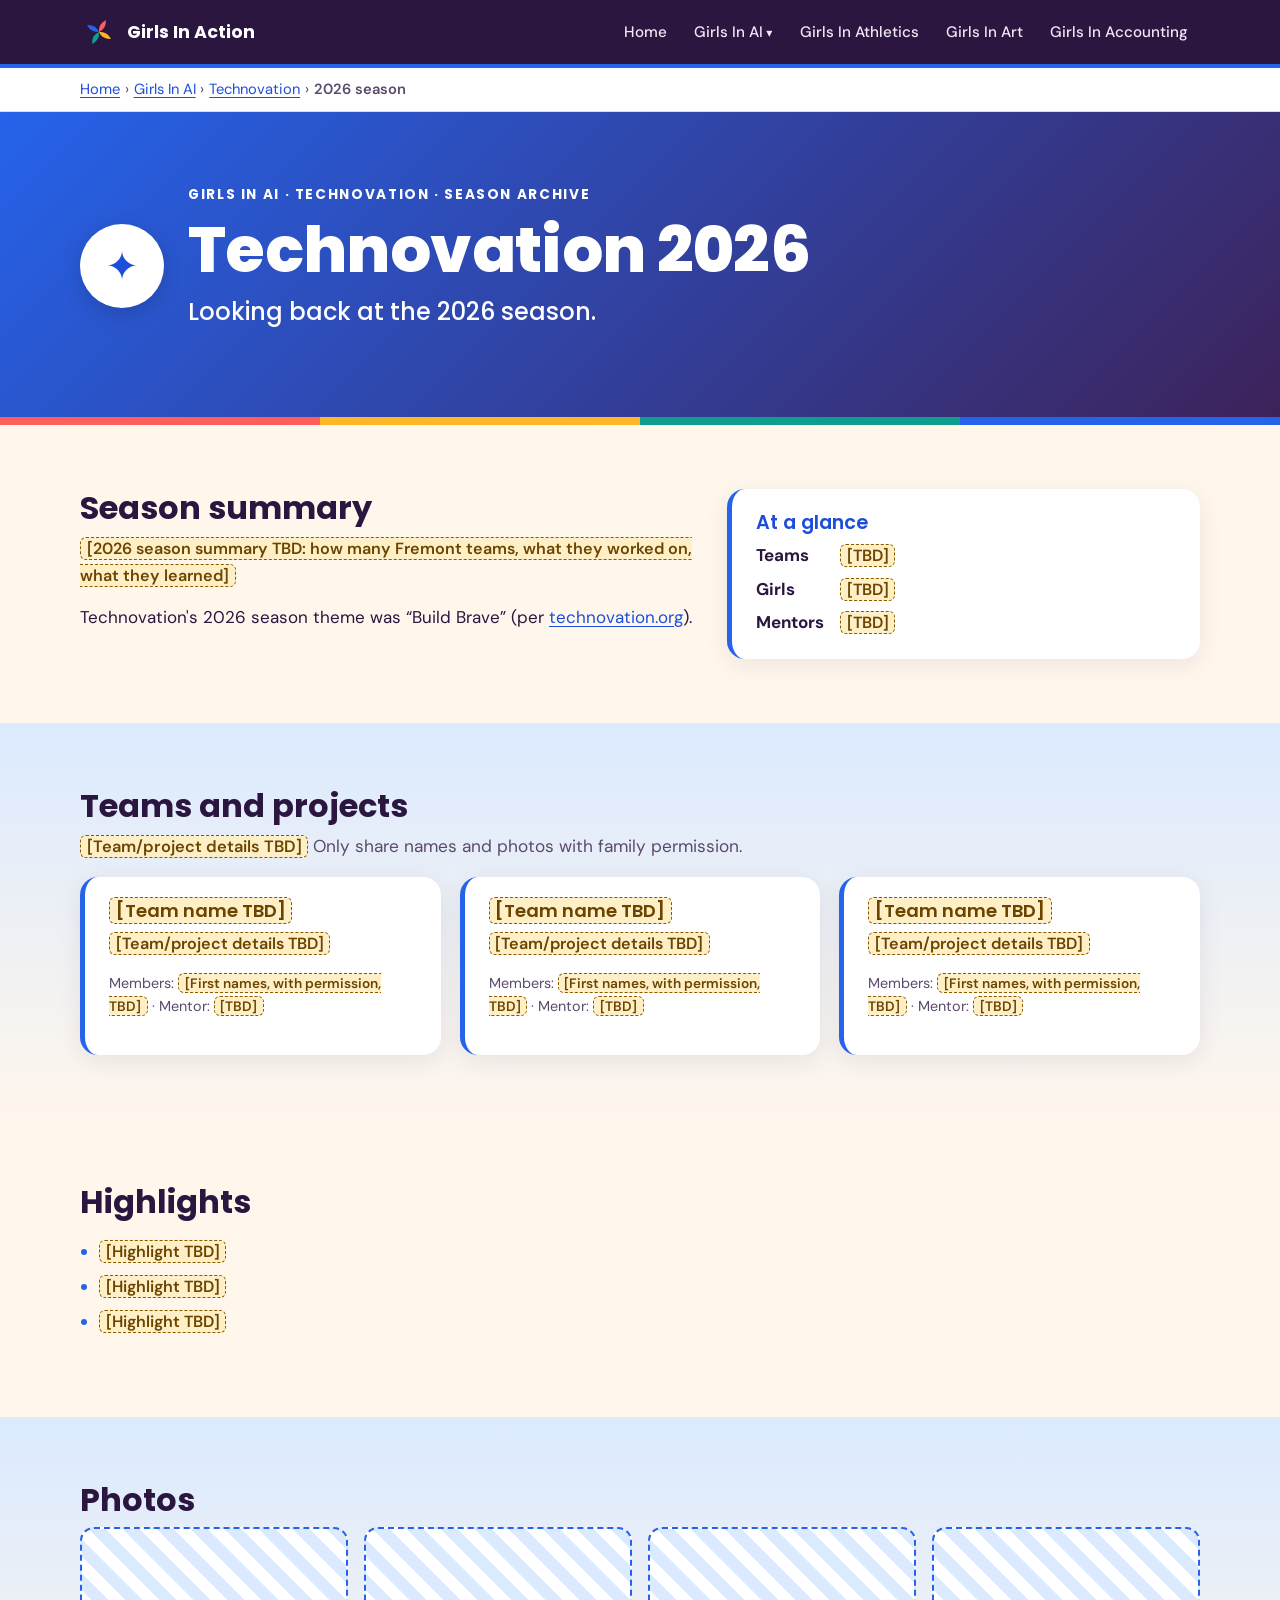
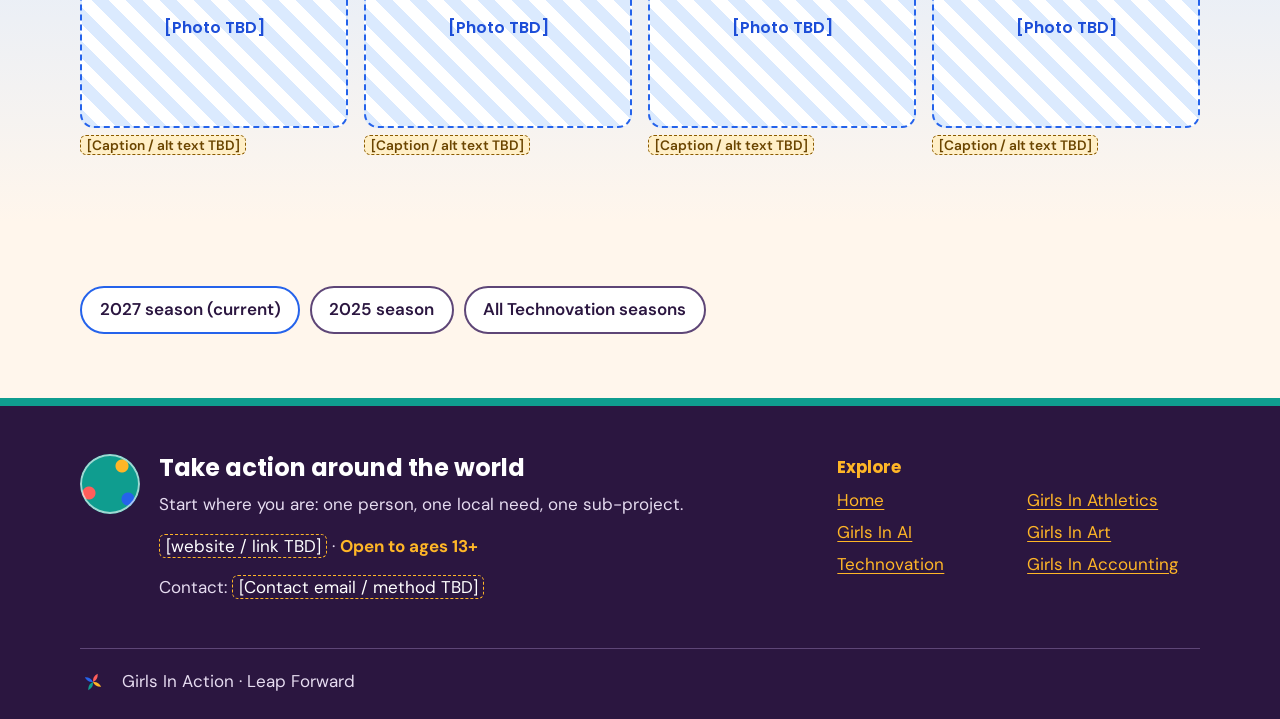
<file: ai/technovation/2026.html>
<!DOCTYPE html>
<html lang="en">
<head>
  <meta charset="utf-8">
  <meta name="viewport" content="width=device-width, initial-scale=1">
  <title>Technovation 2026 (archive) · Girls In Action</title>
  <meta name="description" content="Technovation 2026 season archive for Girls in AI Fremont teams.">
  <meta name="theme-color" content="#2B1640">
  <meta property="og:title" content="Technovation 2026 (archive) · Girls In Action">
  <meta property="og:description" content="Technovation 2026 season archive for Girls in AI Fremont teams.">
  <meta property="og:url" content="https://sparkly-girl.github.io/girlsinaction/ai/technovation/2026.html">
  <meta property="og:image" content="https://sparkly-girl.github.io/girlsinaction/assets/gia-spark-30-bluepetal-white.png">
  <link rel="icon" href="../../assets/favicon.svg" type="image/svg+xml">
  <link rel="icon" href="../../assets/favicon-32.png" type="image/png" sizes="32x32">
  <link rel="apple-touch-icon" href="../../assets/apple-touch-icon.png">
  <link rel="preconnect" href="https://fonts.googleapis.com">
  <link rel="preconnect" href="https://fonts.gstatic.com" crossorigin>
  <link href="https://fonts.googleapis.com/css2?family=DM+Sans:ital,wght@0,400;0,500;0,700;1,400&family=Poppins:wght@500;600;700;800&display=swap" rel="stylesheet">
  <link rel="stylesheet" href="../../style.css">
  <script src="../../nav.js" defer></script>
</head>
<body class="theme-ai">
<a class="skip-link" href="#main">Skip to main content</a>
<header class="site-header">
  <div class="wrap nav-row">
    <a class="brand" href="../../index.html"><img src="../../assets/gia-spark-30-bluepetal-transparent.svg" alt="" width="38" height="38"><span>Girls In Action</span></a>
    <button class="nav-toggle" type="button" aria-expanded="false" aria-controls="site-nav"><span class="bars" aria-hidden="true"></span>Menu</button>
    <nav id="site-nav" class="site-nav" aria-label="Main">
      <ul>
        <li><a href="../../index.html">Home</a></li>
        <li class="has-sub"><a href="../../ai/index.html">Girls In AI</a>
          <ul class="subnav" aria-label="Girls in AI pages">
            <li><a href="../../ai/technovation/index.html">Technovation</a></li>
          </ul>
        </li>
        <li><a href="../../athletics/index.html">Girls In Athletics</a></li>
        <li><a href="../../art/index.html">Girls In Art</a></li>
        <li><a href="../../accounting/index.html">Girls In Accounting</a></li>
      </ul>
    </nav>
  </div>
</header>
<main id="main">
<nav class="crumbs" aria-label="Breadcrumb"><ol><li><a href="../../index.html">Home</a></li><li><a href="../../ai/index.html">Girls In AI</a></li><li><a href="../../ai/technovation/index.html">Technovation</a></li><li><span aria-current="page">2026 season</span></li></ol></nav>
<section class="hero hero-topic hero-archive" aria-labelledby="hero-title">
  <div class="wrap hero-topic-row">
    <span class="topic-icon big" aria-hidden="true">✦</span>
    <div>
      <p class="kicker">Girls in AI · Technovation · Season archive</p>
      <h1 id="hero-title" class="h-xl">Technovation 2026</h1>
      <p class="tagline">Looking back at the 2026 season.</p>
    </div>
  </div>
</section>

<section class="section" id="summary" aria-labelledby="sum-title">
  <div class="wrap two-col">
    <div>
      <h2 id="sum-title">Season summary</h2>
      <p><span class="ph">[2026 season summary TBD: how many Fremont teams, what they worked on, what they learned]</span></p>
      <p>Technovation's 2026 season theme was “Build Brave” (per <a href="https://technovation.org" target="_blank" rel="noopener">technovation.org<span class="sr-only"> (opens in a new tab)</span></a>).</p>
    </div>
    <aside class="card" aria-label="Season at a glance">
      <h3>At a glance</h3>
      <dl class="facts">
        <dt>Teams</dt><dd><span class="ph">[TBD]</span></dd>
        <dt>Girls</dt><dd><span class="ph">[TBD]</span></dd>
        <dt>Mentors</dt><dd><span class="ph">[TBD]</span></dd>
      </dl>
    </aside>
  </div>
</section>

<section class="section section-alt" id="teams" aria-labelledby="teams-title">
  <div class="wrap">
    <h2 id="teams-title">Teams and projects</h2>
    <p class="sub"><span class="ph">[Team/project details TBD]</span> Only share names and photos with family permission.</p>
    <div class="team-grid"><article class="card team-card">
  <h3><span class="ph">[Team name TBD]</span></h3>
  <p><span class="ph">[Team/project details TBD]</span></p>
  <p class="small">Members: <span class="ph">[First names, with permission, TBD]</span> · Mentor: <span class="ph">[TBD]</span></p>
</article><article class="card team-card">
  <h3><span class="ph">[Team name TBD]</span></h3>
  <p><span class="ph">[Team/project details TBD]</span></p>
  <p class="small">Members: <span class="ph">[First names, with permission, TBD]</span> · Mentor: <span class="ph">[TBD]</span></p>
</article><article class="card team-card">
  <h3><span class="ph">[Team name TBD]</span></h3>
  <p><span class="ph">[Team/project details TBD]</span></p>
  <p class="small">Members: <span class="ph">[First names, with permission, TBD]</span> · Mentor: <span class="ph">[TBD]</span></p>
</article></div>
  </div>
</section>

<section class="section" id="highlights" aria-labelledby="hl-title">
  <div class="wrap">
    <h2 id="hl-title">Highlights</h2>
    <ul class="ticks">
      <li><span class="ph">[Highlight TBD]</span></li>
      <li><span class="ph">[Highlight TBD]</span></li>
      <li><span class="ph">[Highlight TBD]</span></li>
    </ul>
  </div>
</section>

<section class="section section-alt" id="photos" aria-labelledby="ph-title">
  <div class="wrap">
    <h2 id="ph-title">Photos</h2>
    <div class="photo-grid"><figure class="photo-ph"><div class="photo-box" role="img" aria-label="Photo placeholder">[Photo TBD]</div><figcaption><span class="ph">[Caption / alt text TBD]</span></figcaption></figure><figure class="photo-ph"><div class="photo-box" role="img" aria-label="Photo placeholder">[Photo TBD]</div><figcaption><span class="ph">[Caption / alt text TBD]</span></figcaption></figure><figure class="photo-ph"><div class="photo-box" role="img" aria-label="Photo placeholder">[Photo TBD]</div><figcaption><span class="ph">[Caption / alt text TBD]</span></figcaption></figure><figure class="photo-ph"><div class="photo-box" role="img" aria-label="Photo placeholder">[Photo TBD]</div><figcaption><span class="ph">[Caption / alt text TBD]</span></figcaption></figure></div>
  </div>
</section>

<section class="section" aria-label="More seasons">
  <div class="wrap">
    <ul class="pill-links">
      <li><a class="pill c-blue" href="index.html">2027 season (current)</a></li>
      <li><a class="pill" href="2025.html">2025 season</a></li>
      <li><a class="pill" href="index.html">All Technovation seasons</a></li>
    </ul>
  </div>
</section>
</main>
<footer class="site-footer">
  <div class="wrap footer-grid">
    <div class="footer-world">
      <span class="globe" aria-hidden="true"></span>
      <div>
        <h2>Take action around the world</h2>
        <p>Start where you are: one person, one local need, one sub-project.</p>
        <p><span class="ph-dark">[website / link TBD]</span> · <strong class="gold">Open to ages 13+</strong></p>
        <p>Contact: <span class="ph-dark">[Contact email / method TBD]</span></p>
      </div>
    </div>
    <nav aria-label="Footer">
      <p class="footer-label">Explore</p>
      <ul class="footer-links">
        <li><a href="../../index.html">Home</a></li>
        <li><a href="../../ai/index.html">Girls In AI</a></li>
        <li><a href="../../ai/technovation/index.html">Technovation</a></li>
        <li><a href="../../athletics/index.html">Girls In Athletics</a></li>
        <li><a href="../../art/index.html">Girls In Art</a></li>
        <li><a href="../../accounting/index.html">Girls In Accounting</a></li>
      </ul>
    </nav>
  </div>
  <div class="wrap footer-bottom">
    <img src="../../assets/gia-spark-30-bluepetal-transparent.svg" alt="" width="26" height="26">
    <p>Girls In Action · Leap Forward</p>
  </div>
</footer>
</body>
</html>
</file>
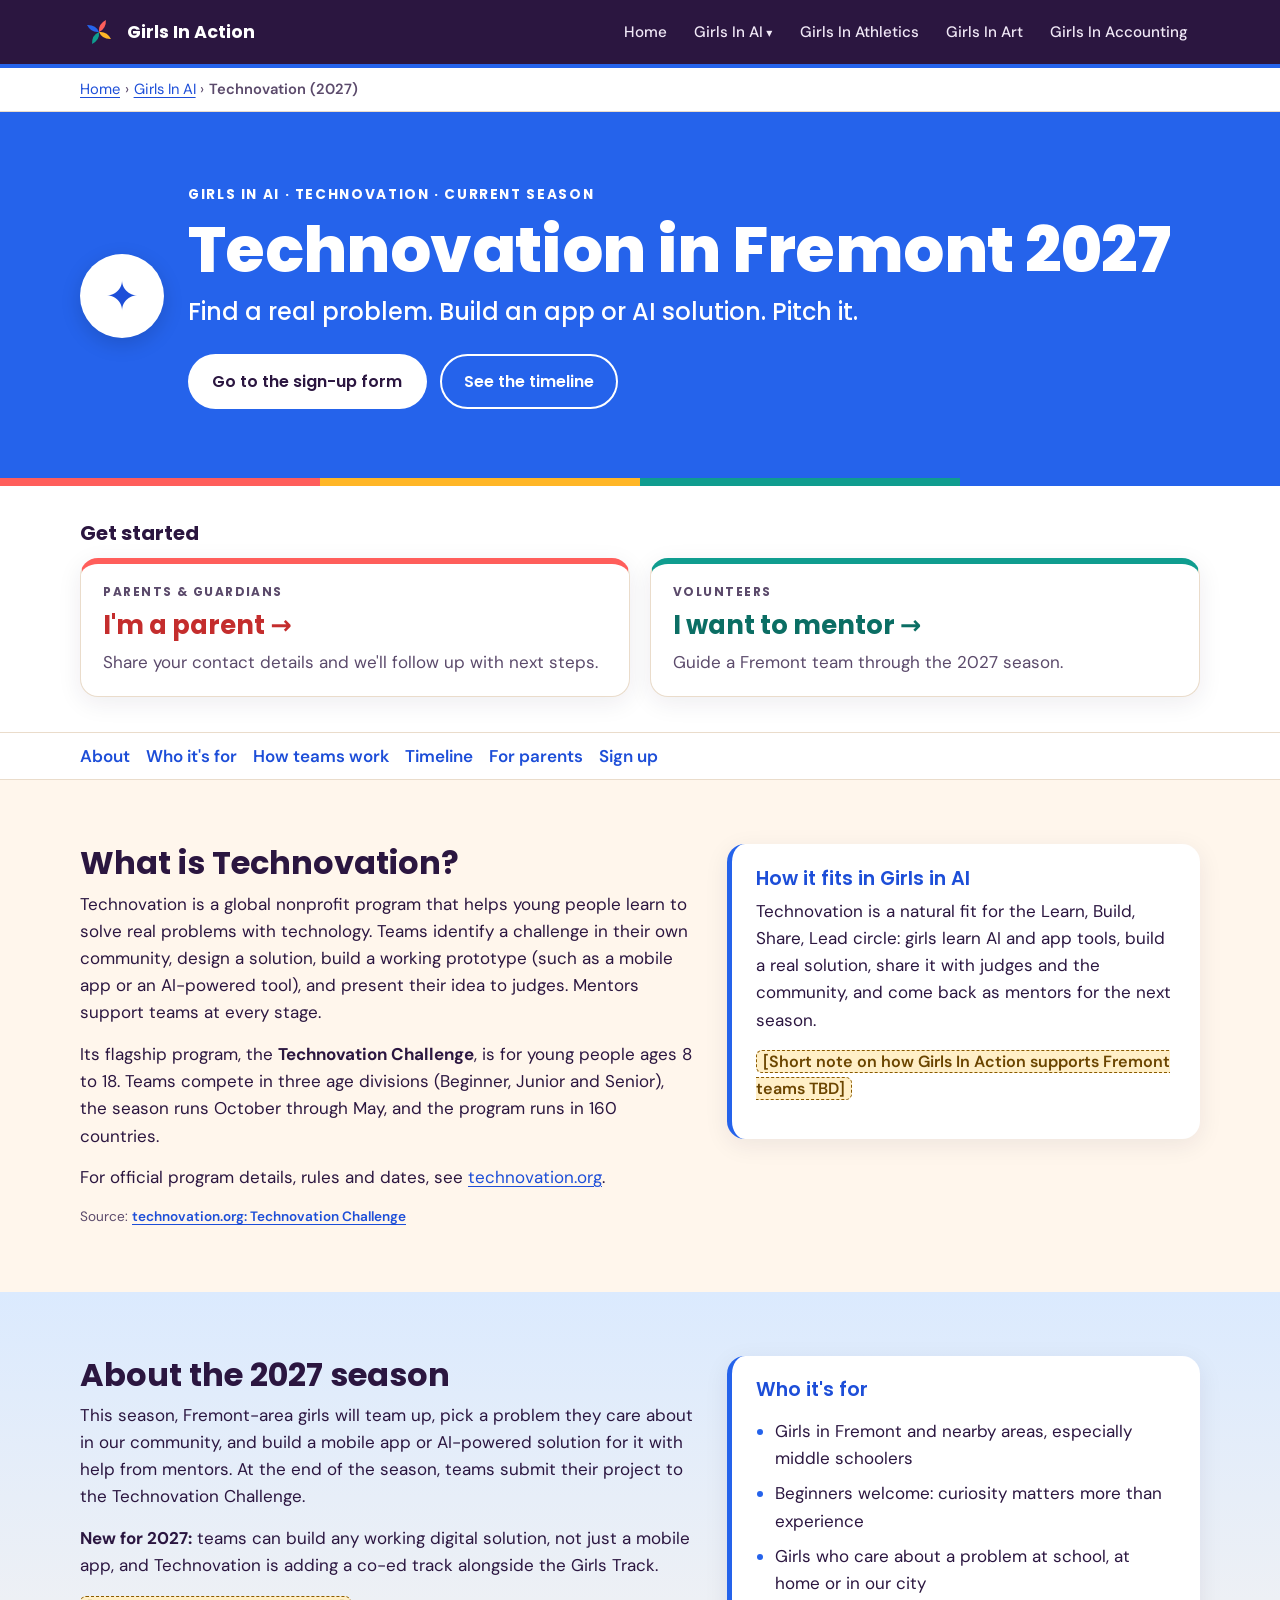
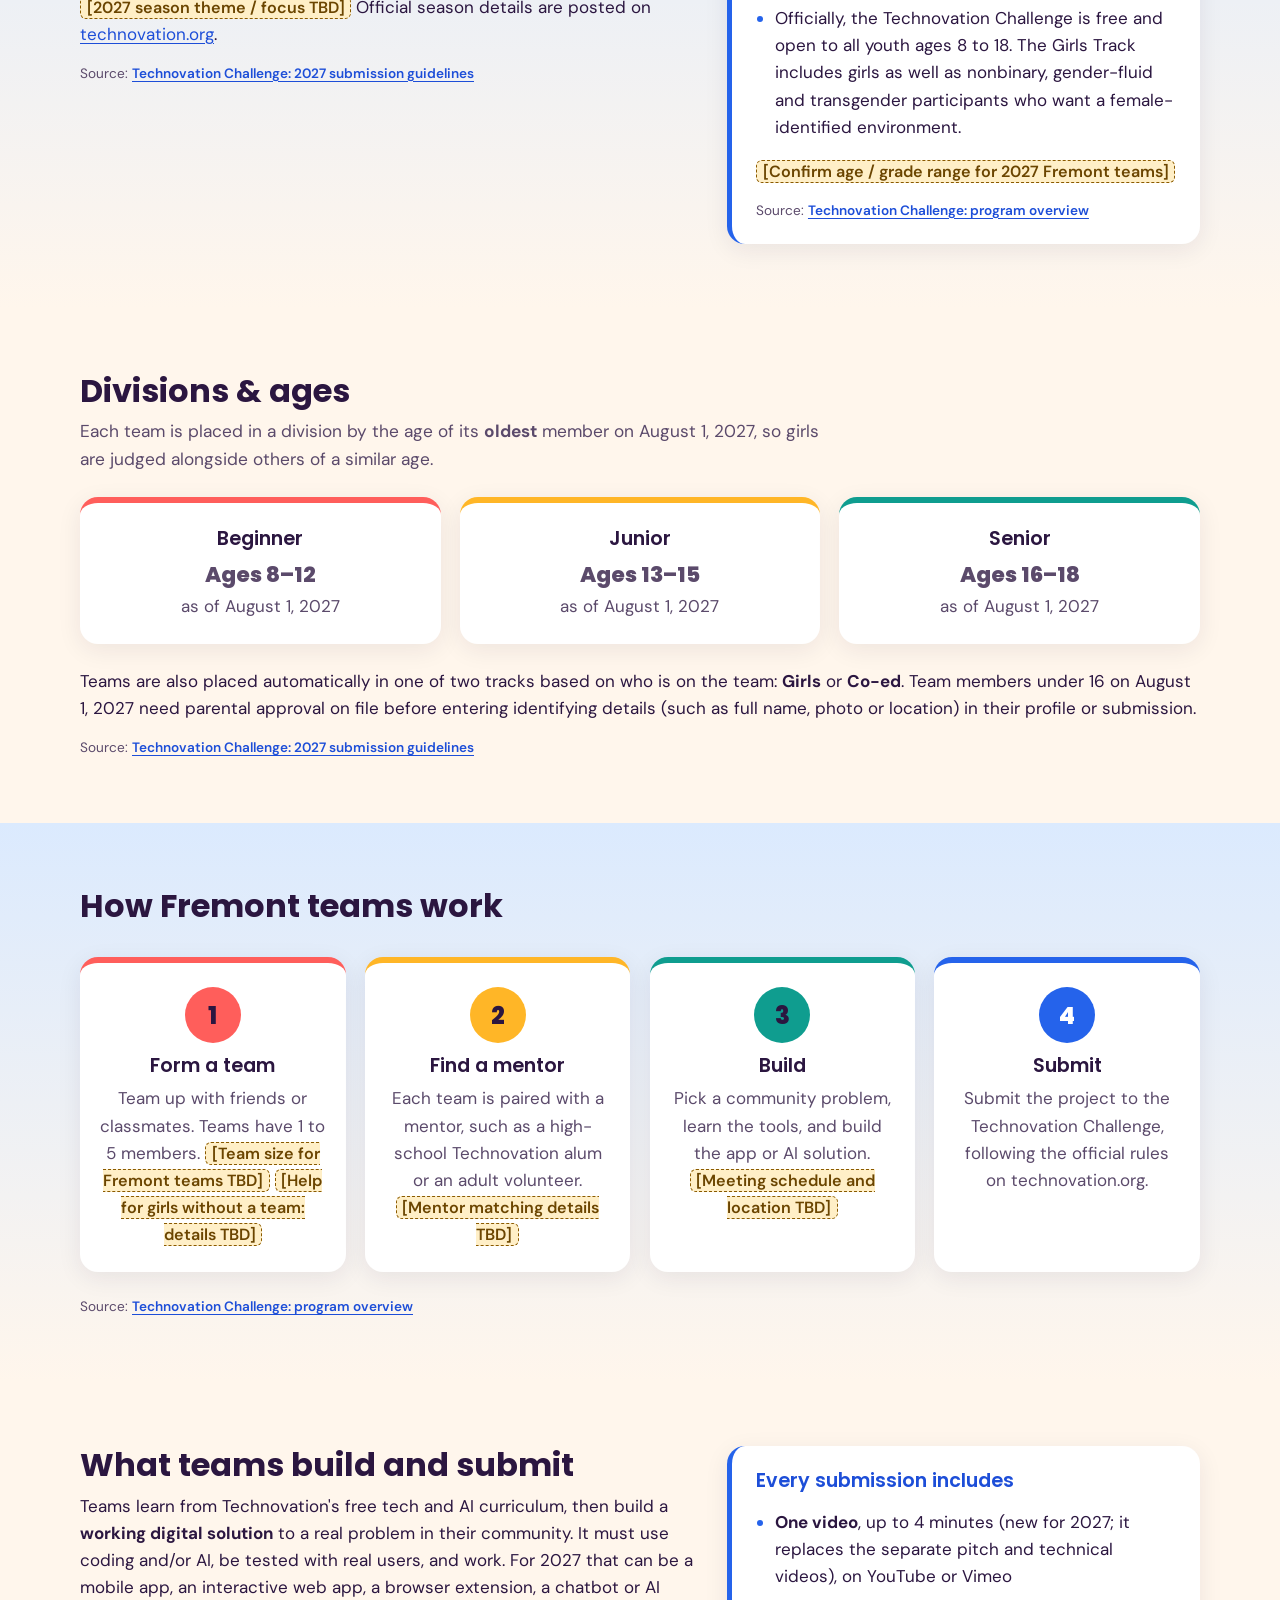
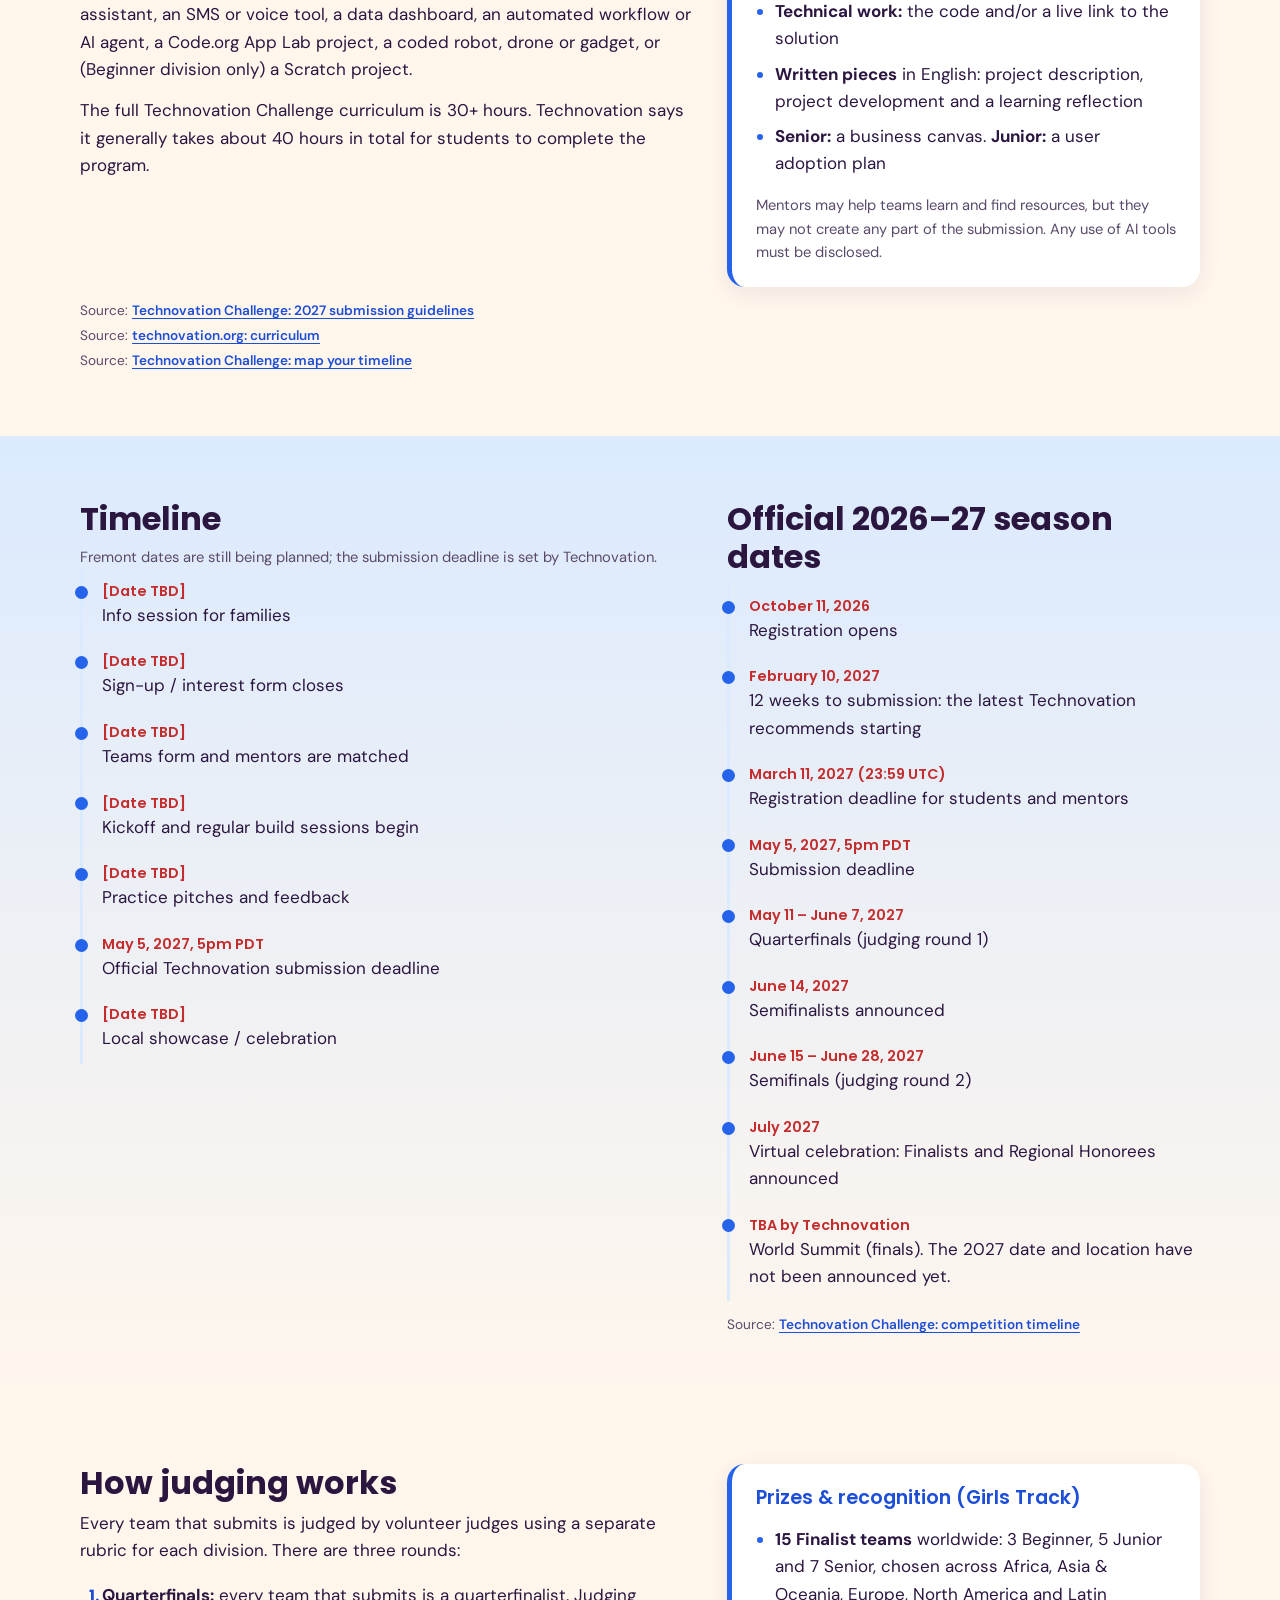
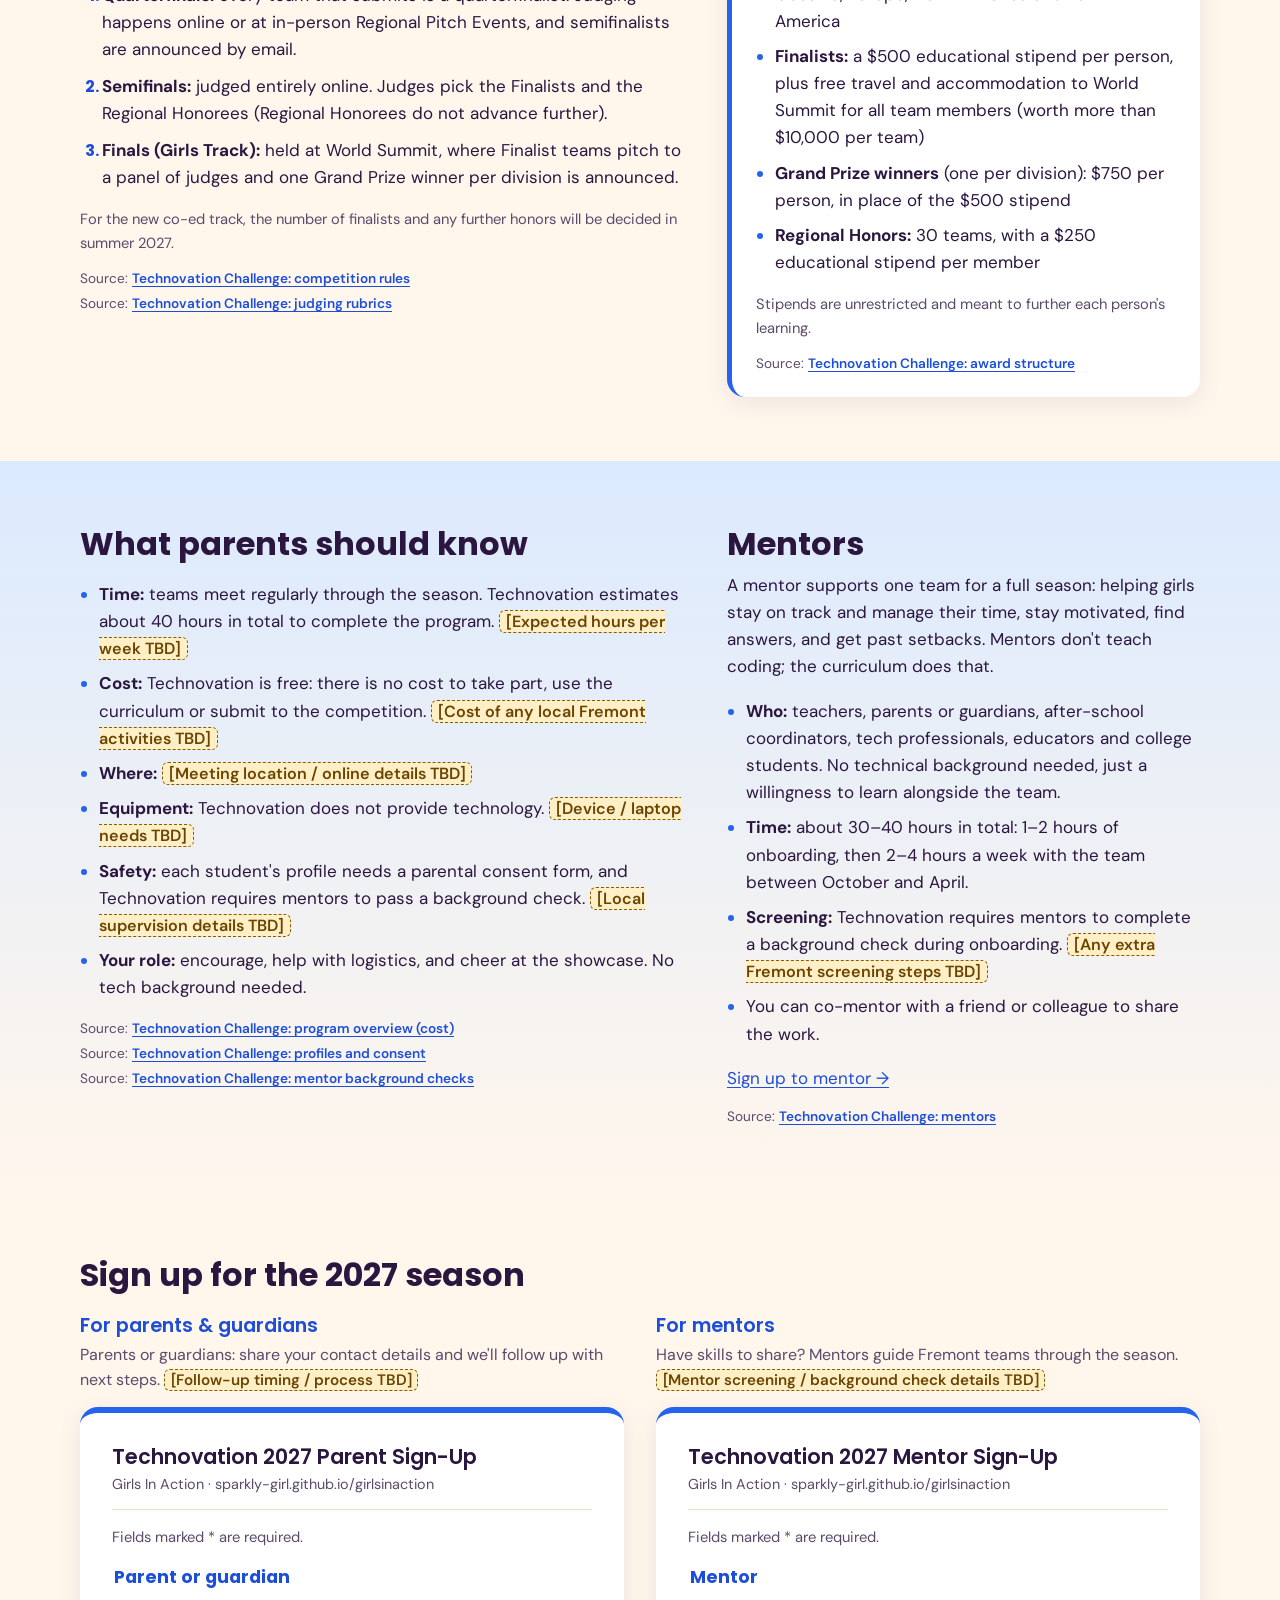
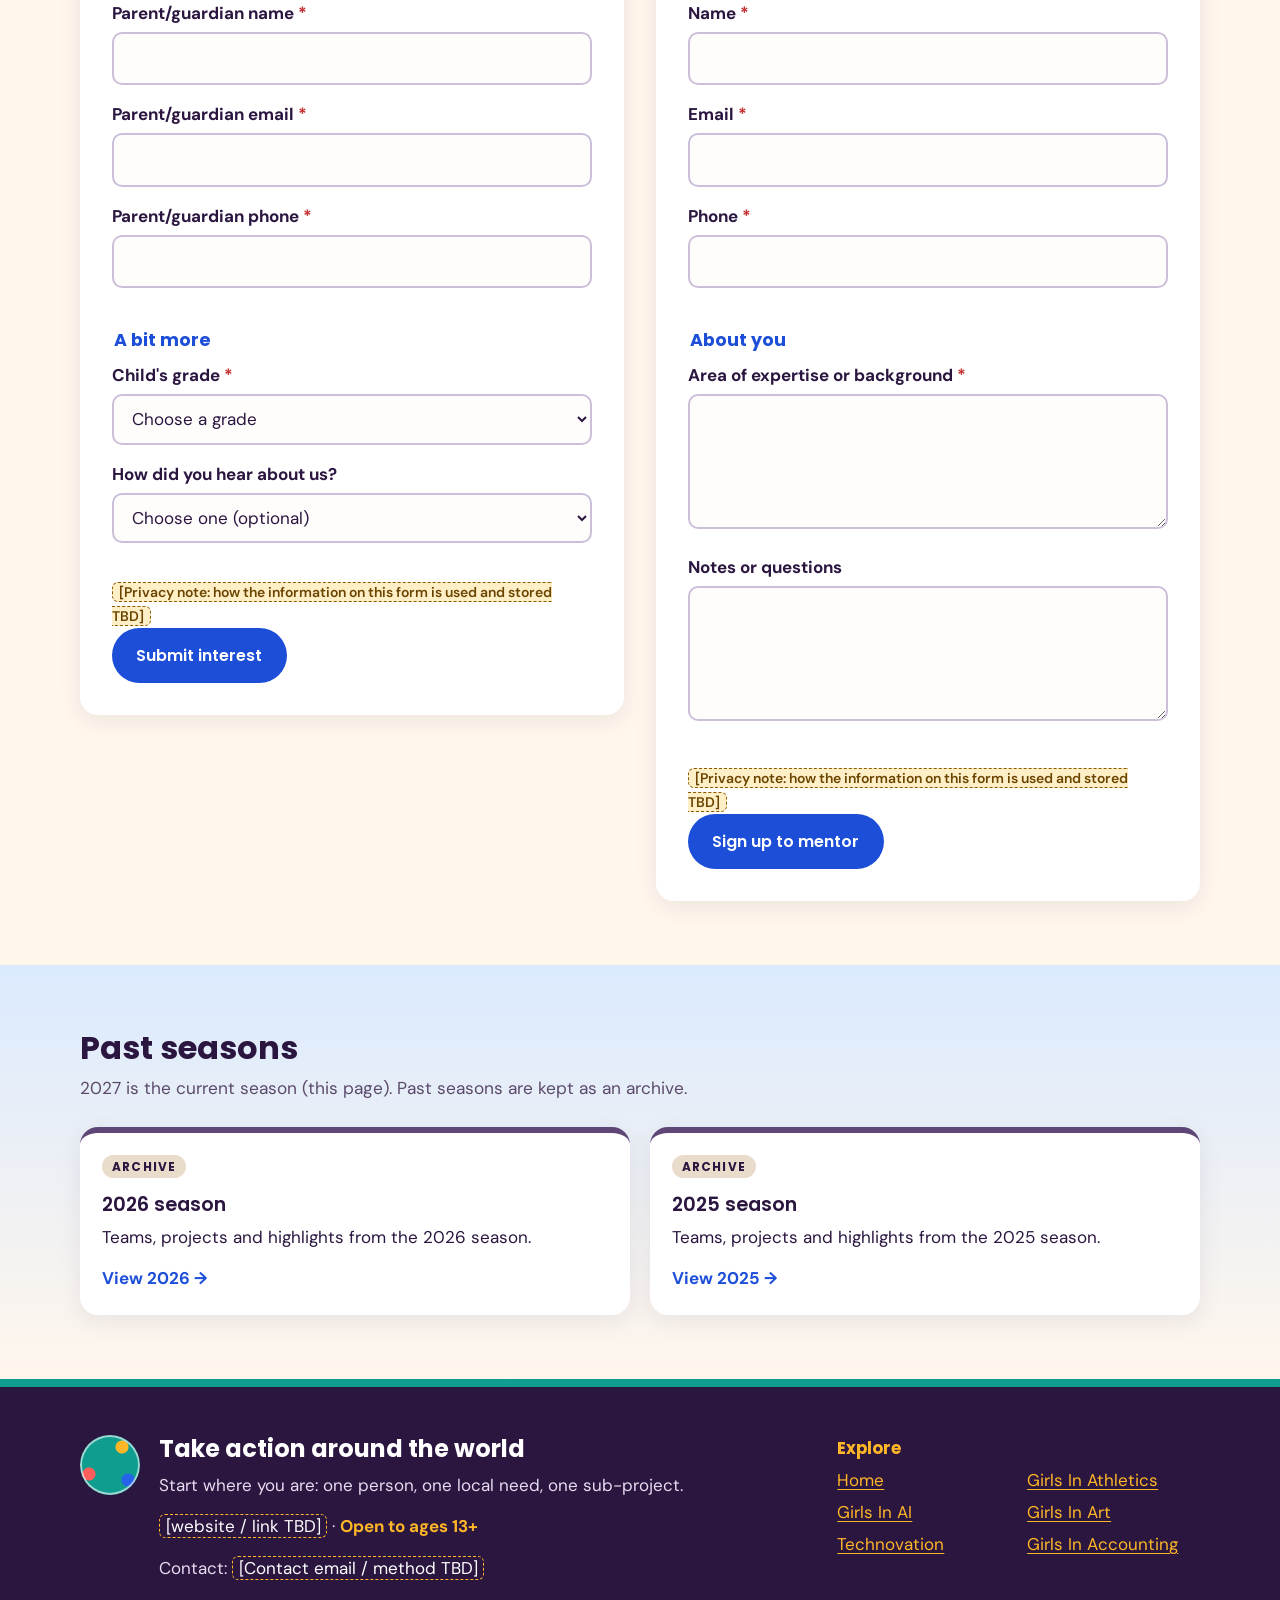
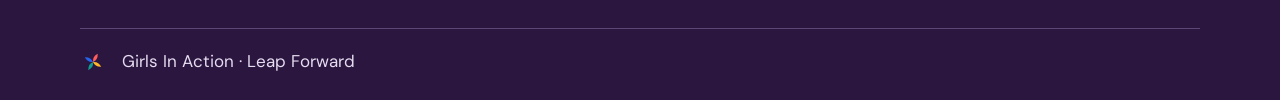
<file: ai/technovation/2027.html>
<!DOCTYPE html>
<html lang="en">
<head>
  <meta charset="utf-8">
  <meta name="viewport" content="width=device-width, initial-scale=1">
  <title>Technovation in Fremont 2027 · Girls In Action</title>
  <meta name="robots" content="noindex">
  <link rel="canonical" href="https://sparkly-girl.github.io/girlsinaction/ai/technovation/">
  <script>location.replace("index.html" + location.hash);</script>
  <meta http-equiv="refresh" content="0; url=index.html">
  <link rel="icon" href="../../assets/favicon.svg" type="image/svg+xml">
</head>
<body>
  <p>The Technovation in Fremont 2027 page has moved to <a href="index.html">the Technovation page</a>.</p>
</body>
</html>
</file>
<file: style.css>
/* Girls In Action · shared styles
   Palette: AI blue #2563EB, Athletics coral #FF5E5B, Art gold #FFB627,
   Accounting teal #0F9D8F, plum #2B1640 (ink + dark bands), cream #FFF6EC.
   Darker shades (-d) are used for small text so it meets WCAG AA contrast. */
:root {
  --blue: #2563EB; --blue-d: #1D4ED8; --blue-t: #DBEAFE;
  --coral: #FF5E5B; --coral-d: #C42D2D; --coral-t: #FFE3DE;
  --gold: #FFB627; --gold-d: #8A5A00; --gold-t: #FFEFC7;
  --teal: #0F9D8F; --teal-d: #0B6E64; --teal-t: #D7F1EE;
  --plum: #2B1640; --plum-2: #3D2259; --plum-3: #5E4677;
  --cream: #FFF6EC; --white: #fff; --ink: #2B1640; --muted: #5B4A6B; --line: #EADCCB;
  --radius: 18px; --shadow: 0 6px 24px rgba(43, 22, 64, .08);
  --h: "Poppins", system-ui, sans-serif; --b: "DM Sans", system-ui, sans-serif;
  /* page accent (overridden per theme) */
  --accent: var(--plum); --accent-on: var(--white); --accent-text: var(--blue-d); --accent-t: var(--gold-t);
}
.theme-ai { --accent: var(--blue); --accent-on: var(--white); --accent-text: var(--blue-d); --accent-t: var(--blue-t); }
.theme-athletics { --accent: var(--coral); --accent-on: var(--plum); --accent-text: var(--coral-d); --accent-t: var(--coral-t); }
.theme-art { --accent: var(--gold); --accent-on: var(--plum); --accent-text: var(--gold-d); --accent-t: var(--gold-t); }
.theme-accounting { --accent: var(--teal); --accent-on: var(--plum); --accent-text: var(--teal-d); --accent-t: var(--teal-t); }

*, *::before, *::after { box-sizing: border-box; }
html { scroll-behavior: smooth; }
@media (prefers-reduced-motion: reduce) { html { scroll-behavior: auto; } * { transition: none !important; } }
body { margin: 0; font-family: var(--b); font-size: 1.0625rem; line-height: 1.6; color: var(--ink); background: var(--cream); }
img { max-width: 100%; height: auto; display: block; }
h1, h2, h3 { font-family: var(--h); line-height: 1.2; margin: 0 0 .5rem; }
h2 { font-size: clamp(1.5rem, 3vw, 2rem); font-weight: 700; }
h3 { font-size: 1.2rem; font-weight: 600; }
.h-sm { font-size: 1.25rem; }
p { margin: 0 0 .9rem; }
a { color: var(--accent-text); text-underline-offset: 3px; }
:focus-visible { outline: 3px solid var(--gold); outline-offset: 3px; border-radius: 6px; }
.wrap { width: min(1120px, 100% - 2.5rem); margin-inline: auto; }
.narrow { width: min(760px, 100% - 2.5rem); }
.center { text-align: center; }
.small { font-size: .9rem; color: var(--muted); }
.sr-only { position: absolute; width: 1px; height: 1px; overflow: hidden; clip: rect(0 0 0 0); white-space: nowrap; }
.skip-link { position: absolute; left: -9999px; top: 0; background: var(--gold); color: var(--plum); padding: .6rem 1rem; z-index: 100; font-weight: 700; }
.skip-link:focus { left: 1rem; top: 1rem; }
[id] { scroll-margin-top: 84px; }

/* Placeholders */
.ph { background: var(--gold-t); color: #6B4500; border: 1px dashed var(--gold-d); border-radius: 6px; padding: 0 .35rem; font-weight: 600; font-size: .95em; }
.ph-dark { border: 1px dashed var(--gold); border-radius: 6px; padding: 0 .35rem; color: var(--white); }

/* Header + nav */
.site-header { position: sticky; top: 0; z-index: 50; background: var(--plum); color: var(--white); border-bottom: 4px solid var(--accent); }
.theme-home .site-header { border-bottom-color: var(--plum-2); }
.nav-row { display: flex; align-items: center; justify-content: space-between; gap: 1rem; min-height: 64px; flex-wrap: wrap; }
.brand { display: flex; align-items: center; gap: .55rem; color: var(--white); text-decoration: none; font-family: var(--h); font-weight: 700; font-size: 1.1rem; }
.site-nav > ul { list-style: none; display: flex; gap: .2rem; margin: 0; padding: 0; }
.site-nav a { display: block; color: #F1E9F7; text-decoration: none; font-weight: 500; padding: .45rem .75rem; border-radius: 999px; font-size: .95rem; }
.site-nav a:hover { background: var(--plum-2); color: var(--gold); }
.site-nav a[aria-current="page"] { background: var(--white); color: var(--plum); font-weight: 700; }
.site-nav .in-section > a:not([aria-current]) { box-shadow: inset 0 -3px 0 var(--blue); border-radius: 999px 999px 0 0; }
.has-sub { position: relative; }
.has-sub > a::after { content: " ▾"; font-size: .8em; }
.subnav { list-style: none; margin: 0; padding: .4rem; position: absolute; top: 100%; left: 0; min-width: 190px; background: var(--plum-2); border-radius: 12px; box-shadow: 0 10px 30px rgba(0,0,0,.3); display: none; }
.subnav a { border-radius: 8px; }
.has-sub:hover .subnav, .has-sub:focus-within .subnav { display: block; }
.nav-toggle { display: none; align-items: center; gap: .5rem; font: 600 1rem var(--h); color: var(--white); background: var(--plum-2); border: 2px solid var(--plum-3); padding: .45rem .9rem; border-radius: 999px; cursor: pointer; }
.bars, .bars::before, .bars::after { display: block; width: 18px; height: 2px; background: currentColor; position: relative; }
.bars::before, .bars::after { content: ""; position: absolute; left: 0; }
.bars::before { top: -6px; } .bars::after { top: 6px; }

/* Breadcrumbs */
.crumbs { background: var(--white); border-bottom: 1px solid var(--line); }
.crumbs ol { list-style: none; display: flex; flex-wrap: wrap; gap: .3rem; margin: 0 auto; padding: .6rem 0; width: min(1120px, 100% - 2.5rem); font-size: .92rem; }
.crumbs li + li::before { content: "›"; margin-right: .3rem; color: var(--muted); }
.crumbs a { color: var(--accent-text); }
.crumbs [aria-current] { color: var(--muted); font-weight: 600; }

/* Heroes */
.hero { position: relative; overflow: hidden; padding: clamp(2.5rem, 6vw, 4.5rem) 0 clamp(3rem, 6vw, 5rem); }
.hero::after { content: ""; position: absolute; inset: auto 0 0 0; height: 8px; background: linear-gradient(90deg, var(--coral) 0 25%, var(--gold) 25% 50%, var(--teal) 50% 75%, var(--blue) 75%); }
.hero-home { background: var(--plum); color: var(--white); }
.hero-grid { display: grid; grid-template-columns: 1.4fr 1fr; gap: 2rem; align-items: center; }
.kicker { font-family: var(--h); font-weight: 700; text-transform: uppercase; letter-spacing: .12em; font-size: .85rem; margin-bottom: .4rem; }
.hero-home .kicker { color: var(--gold); }
.h-xl { font-size: clamp(2.3rem, 6vw, 4rem); font-weight: 800; letter-spacing: -.01em; margin-bottom: .3rem; }
.tagline { font-family: var(--h); font-size: clamp(1.1rem, 2.4vw, 1.5rem); font-weight: 500; margin-bottom: 1rem; }
.hero-home .tagline { color: #FFC9BF; }
.lede { font-size: 1.15rem; color: #E6DCF0; max-width: 42ch; }
.hero-art { display: flex; justify-content: center; }
.hero-art img { width: min(300px, 70vw); filter: drop-shadow(0 10px 30px rgba(0,0,0,.35)); }
.hero-topic { background: var(--accent); color: var(--accent-on); }
.hero-topic-row { display: flex; gap: 1.5rem; align-items: center; }
.hero-archive { background: linear-gradient(135deg, var(--blue), var(--plum-2)); color: var(--white); }

.cta-row { display: flex; flex-wrap: wrap; gap: .8rem; margin-top: 1.4rem; }
.btn { display: inline-flex; align-items: center; justify-content: center; gap: .4rem; font: 600 1rem var(--h); padding: .8rem 1.4rem; border-radius: 999px; text-decoration: none; border: 2px solid transparent; cursor: pointer; transition: transform .15s ease; }
.btn:hover { transform: translateY(-2px); }
.btn-gold { background: var(--gold); color: var(--plum); }
.btn-light { background: var(--white); color: var(--plum); }
.btn-ghost { border-color: currentColor; color: inherit; background: transparent; }
.btn-accent { background: var(--accent-text); color: var(--white); }
.btn-outline { border-color: var(--accent-text); color: var(--accent-text); background: var(--white); }

/* Sections */
.section { padding: clamp(2.5rem, 5vw, 4rem) 0; }
.section-alt { background: var(--white); }
.theme-ai .section-alt, .theme-athletics .section-alt, .theme-art .section-alt, .theme-accounting .section-alt { background: linear-gradient(180deg, var(--accent-t), var(--cream)); }
.sub { color: var(--muted); font-size: 1.08rem; max-width: 62ch; }
.eyebrow { font-family: var(--h); font-weight: 700; text-transform: uppercase; letter-spacing: .12em; font-size: .82rem; margin-bottom: .4rem; }
.t-coral { color: var(--coral-d); } .t-accent { color: var(--accent-text); }
.two-col { display: grid; grid-template-columns: 1.3fr 1fr; gap: 2rem; align-items: start; }
.card { background: var(--white); border-radius: var(--radius); padding: 1.4rem 1.5rem; box-shadow: var(--shadow); border-left: 5px solid var(--accent); }
.card h3 { color: var(--accent-text); }
.facts { display: grid; grid-template-columns: auto 1fr; gap: .4rem 1rem; margin: 0; }
.facts dt { font-weight: 700; } .facts dd { margin: 0; }

.mission { border-left: 6px solid var(--coral); padding-left: 1.2rem; margin-bottom: 2rem; }
.mission-text { font-weight: 600; font-size: clamp(1.5rem, 3.5vw, 2.3rem); max-width: 28ch; }
.different { display: grid; grid-template-columns: auto 1fr; gap: 1.2rem; align-items: center; background: var(--gold-t); border-radius: var(--radius); padding: 1.2rem 1.5rem; }
.different-label { font: 700 .85rem var(--h); text-transform: uppercase; letter-spacing: .1em; color: var(--coral-d); margin: 0; padding-right: 1.2rem; border-right: 2px solid var(--gold); max-width: 9rem; line-height: 1.3; }
.different-text { margin: 0; font-size: 1.15rem; }

/* Color helpers */
.c-blue { --c: var(--blue); --c-on: var(--white); --c-text: var(--blue-d); }
.c-coral { --c: var(--coral); --c-on: var(--plum); --c-text: var(--coral-d); }
.c-gold { --c: var(--gold); --c-on: var(--plum); --c-text: var(--gold-d); }
.c-teal { --c: var(--teal); --c-on: var(--plum); --c-text: var(--teal-d); }

/* Steps */
.steps { list-style: none; padding: 0; margin: 2rem 0 1.5rem; display: grid; grid-template-columns: repeat(4, 1fr); gap: 1.2rem; }
.step { background: var(--white); border-radius: var(--radius); padding: 1.5rem 1.2rem; text-align: center; box-shadow: var(--shadow); border-top: 6px solid var(--c); }
.step-num { display: inline-grid; place-items: center; width: 56px; height: 56px; border-radius: 50%; background: var(--c); color: var(--c-on); font: 800 1.5rem var(--h); margin-bottom: .7rem; }
.step p { color: var(--muted); margin: 0; }
.loop-pill { text-align: center; background: var(--teal-t); color: var(--teal-d); font-weight: 700; border-radius: 999px; padding: .7rem 1.2rem; max-width: 640px; margin: 0 auto; }

/* Topic cards */
.topic-icon { display: inline-grid; place-items: center; flex: none; width: 52px; height: 52px; border-radius: 50%; background: var(--c, var(--accent)); color: var(--c-on, var(--accent-on)); font-size: 1.5rem; }
.topic-icon.big { width: 84px; height: 84px; font-size: 2.5rem; background: var(--white); color: var(--accent-text); box-shadow: 0 6px 20px rgba(0,0,0,.15); }
.hero-archive .topic-icon.big { color: var(--blue-d); }
.topic-grid { display: grid; grid-template-columns: repeat(4, 1fr); gap: 1.2rem; margin-top: 1.5rem; }
.topic-card { position: relative; background: var(--white); border: 1px solid var(--line); border-top: 6px solid var(--c); border-radius: var(--radius); padding: 1.4rem; box-shadow: var(--shadow); display: flex; flex-direction: column; transition: transform .15s ease; }
.topic-card:hover { transform: translateY(-3px); }
.tile-kicker { font: 700 .75rem var(--h); text-transform: uppercase; letter-spacing: .12em; color: var(--muted); margin: .8rem 0 0; }
.topic-card h3 { font-size: 1.35rem; margin-bottom: .3rem; }
.card-link { color: var(--ink); text-decoration: none; }
.card-link:hover { text-decoration: underline; }
.topic-card > p { color: var(--muted); }
.topic-card .more { margin-top: auto; margin-bottom: 0; }
.topic-card .more a, .season-card .more a { color: var(--c-text, var(--accent-text)); font-weight: 700; text-decoration: none; }
.teaser { font-size: .92rem; background: var(--blue-t); border-radius: 10px; padding: .4rem .6rem; }
.teaser a { color: var(--blue-d); font-weight: 600; }
.more-topics { margin-top: 1.2rem; font-style: italic; color: var(--muted); }

/* Channels */
.channels { list-style: none; padding: 0; margin: 1.5rem 0; display: grid; grid-template-columns: repeat(5, 1fr); gap: 1rem; text-align: center; }
.channels li { display: flex; flex-direction: column; align-items: center; gap: .4rem; }
.channels em { font-size: .9rem; color: var(--muted); }
.chan-icon { display: grid; place-items: center; width: 64px; height: 64px; border-radius: 50%; background: var(--plum); color: var(--white); font-size: 1.5rem; }
.chan-heart { color: var(--coral); }

/* Feature (Technovation on AI page) */
.feature { background: var(--white); border-radius: var(--radius); padding: clamp(1.4rem, 3vw, 2.2rem); box-shadow: var(--shadow); border: 2px solid var(--blue); }

/* Lists */
.numbered { padding-left: 1.4rem; } .numbered li { margin-bottom: .6rem; }
.numbered li::marker { font: 700 1rem var(--h); color: var(--accent-text); }
.ticks { padding-left: 1.2rem; } .ticks li { margin-bottom: .5rem; } .ticks li::marker { color: var(--accent); }
.events { list-style: none; padding: 0; margin: 0; }
.events li { display: flex; flex-direction: column; padding: .7rem 0 .7rem 1.2rem; border-left: 3px solid var(--accent-t); position: relative; }
.events li::before { content: ""; position: absolute; left: -8px; top: 1rem; width: 13px; height: 13px; border-radius: 50%; background: var(--accent); }
.ev-date { font: 600 .9rem var(--h); color: var(--coral-d); }
.pill-links { list-style: none; padding: 0; margin: 0; display: flex; flex-wrap: wrap; gap: .6rem; }
.pill { display: inline-block; padding: .55rem 1.1rem; border-radius: 999px; background: var(--white); border: 2px solid var(--c, var(--plum-3)); color: var(--ink); font-weight: 600; text-decoration: none; }
.pill:hover { background: var(--c, var(--plum)); color: var(--c-on, var(--white)); }

/* Seasons */
.season-grid { display: grid; grid-template-columns: repeat(3, 1fr); gap: 1.2rem; margin-top: 1.5rem; }
.season-card { background: var(--white); border-radius: var(--radius); padding: 1.4rem; box-shadow: var(--shadow); border-top: 6px solid var(--plum-3); display: flex; flex-direction: column; }
.season-card.current { border-top-color: var(--blue); outline: 2px solid var(--blue); }
.season-card .more { margin-top: auto; margin-bottom: 0; }
.season-tag { display: inline-block; align-self: flex-start; font: 700 .75rem var(--h); text-transform: uppercase; letter-spacing: .1em; padding: .15rem .6rem; border-radius: 999px; background: var(--line); color: var(--ink); }
.current .season-tag { background: var(--blue); color: var(--white); }
.team-grid { display: grid; grid-template-columns: repeat(3, 1fr); gap: 1.2rem; margin-top: 1rem; }
.photo-grid { display: grid; grid-template-columns: repeat(4, 1fr); gap: 1rem; }
.photo-ph { margin: 0; }
.photo-box { aspect-ratio: 4/3; display: grid; place-items: center; border-radius: 14px; background: repeating-linear-gradient(45deg, var(--blue-t) 0 12px, #fff 12px 24px); border: 2px dashed var(--blue); font: 600 1rem var(--h); color: var(--blue-d); }
.photo-ph figcaption { margin-top: .4rem; font-size: .9rem; }

/* On-page nav (2027) */
.on-page { background: var(--white); border-bottom: 1px solid var(--line); }
.on-page ul { list-style: none; display: flex; flex-wrap: wrap; gap: .3rem 1rem; margin: 0; padding: .6rem 0; }
.on-page a { font-weight: 600; text-decoration: none; }
.on-page a:hover { text-decoration: underline; }

/* Form */
.signup { background: var(--white); border-radius: var(--radius); padding: clamp(1.2rem, 3vw, 2rem); box-shadow: var(--shadow); border-top: 6px solid var(--blue); }
.signup fieldset { border: 0; padding: 0; margin: 0 0 1.4rem; }
.signup legend { font: 700 1.1rem var(--h); color: var(--blue-d); margin-bottom: .6rem; }
.field { margin-bottom: 1rem; }
.field label { display: block; font-weight: 700; margin-bottom: .3rem; }
.req { color: var(--coral-d); }
.signup input, .signup textarea, .signup select { width: 100%; font: inherit; color: var(--ink); padding: .7rem .85rem; border: 2px solid #CDBFD9; border-radius: 10px; background: #FFFDFB; }
.signup input:focus, .signup textarea:focus, .signup select:focus { outline: 3px solid var(--blue-t); border-color: var(--blue); }
.signup input:user-invalid, .signup textarea:user-invalid, .signup select:user-invalid { border-color: var(--coral-d); }
.help { font-size: .92rem; color: var(--muted); margin: .3rem 0 0; }
.form-note { font-size: .92rem; color: var(--muted); }
.form-status { display: none; margin-top: 1rem; padding: .8rem 1rem; border-radius: 10px; font-weight: 600; }
.form-status.show { display: block; background: var(--gold-t); border: 2px solid var(--gold); color: #5A3A00; }
.form-status.ok { background: var(--teal-t); border-color: var(--teal); color: var(--teal-d); }
.form-status.err { background: var(--coral-t); border-color: var(--coral); color: var(--coral-d); }

/* Get started (Technovation page) */
.get-started { padding: clamp(1.5rem, 3vw, 2.2rem) 0; background: var(--white); border-bottom: 1px solid var(--line); }
.get-started h2 { margin-bottom: .8rem; }
.start-grid { display: grid; grid-template-columns: repeat(2, 1fr); gap: 1.2rem; }
.start-card { display: flex; flex-direction: column; gap: .3rem; background: var(--white); border: 1px solid var(--line); border-top: 6px solid var(--c); border-radius: var(--radius); padding: 1.2rem 1.4rem; box-shadow: var(--shadow); color: var(--ink); text-decoration: none; transition: transform .15s ease; }
.start-card:hover { transform: translateY(-3px); }
.start-card:hover .start-title { text-decoration: underline; }
.start-card:focus-visible { outline: 3px solid var(--blue); outline-offset: 3px; }
.start-kicker { font: 700 .75rem var(--h); text-transform: uppercase; letter-spacing: .12em; color: var(--muted); }
.start-title { font: 700 clamp(1.3rem, 2.4vw, 1.6rem) var(--h); color: var(--c-text, var(--accent-text)); }
.start-text { color: var(--muted); }

/* Two sign-up forms */
.form-grid { display: grid; grid-template-columns: repeat(2, minmax(0, 1fr)); gap: 2rem; align-items: start; margin-top: 1.2rem; }
.form-col-title { color: var(--accent-text); margin-bottom: .3rem; }
.form-col .sub { font-size: 1rem; }
.form-head { margin-bottom: 1rem; padding-bottom: .8rem; border-bottom: 1px solid var(--line); }
.form-head h3 { margin: 0 0 .2rem; font-size: 1.3rem; }
.form-subtitle { margin: 0; font-size: .9rem; color: var(--muted); }
.form-subtitle .nowrap { white-space: nowrap; }
.season-grid-2 { grid-template-columns: repeat(2, 1fr); }

/* Official Technovation details (Technovation page) */
.source { font-size: .85rem; color: var(--muted); margin: .8rem 0 0; }
.source + .source { margin-top: .2rem; }
.source a { font-weight: 600; }
.steps.steps-3 { grid-template-columns: repeat(3, 1fr); margin: 1.5rem 0; }
.div-age { font: 800 1.35rem var(--h); color: var(--c-text, var(--accent-text)); margin: 0 0 .1rem !important; }
.step h3 + .div-age { margin-top: .2rem; }

/* Footer */
.site-footer { background: var(--plum); color: #E6DCF0; padding: 3rem 0 1.5rem; border-top: 8px solid var(--teal); }
.site-footer h2 { color: var(--white); font-size: 1.5rem; }
.site-footer a { color: var(--gold); }
.footer-grid { display: grid; grid-template-columns: 2fr 1fr; gap: 2rem; padding-bottom: 2rem; border-bottom: 1px solid var(--plum-3); }
.footer-world { display: flex; gap: 1.2rem; align-items: flex-start; }
.globe { flex: none; width: 60px; height: 60px; border-radius: 50%; background: radial-gradient(circle at 70% 20%, var(--gold) 0 6px, transparent 7px), radial-gradient(circle at 15% 65%, var(--coral) 0 6px, transparent 7px), radial-gradient(circle at 80% 75%, var(--blue) 0 6px, transparent 7px), var(--teal); box-shadow: inset 0 0 0 2px rgba(255,255,255,.6); }
.footer-label { font: 700 1.05rem var(--h); color: var(--gold); margin-bottom: .4rem; }
.footer-links { list-style: none; padding: 0; margin: 0; columns: 2; }
.footer-links li { margin-bottom: .3rem; }
.gold { color: var(--gold); }
.footer-bottom { display: flex; flex-wrap: wrap; align-items: center; gap: .6rem 1rem; padding-top: 1.2rem; }
.footer-bottom p { margin: 0; }

/* Responsive */
@media (max-width: 960px) {
  .topic-grid { grid-template-columns: repeat(2, 1fr); }
  .steps { grid-template-columns: repeat(2, 1fr); }
  .channels { grid-template-columns: repeat(3, 1fr); }
  .hero-grid, .two-col, .footer-grid { grid-template-columns: 1fr; }
  .hero-art { order: -1; justify-content: flex-start; }
  .hero-art img { width: 110px; }
  .season-grid, .team-grid { grid-template-columns: 1fr 1fr; }
  .form-grid { grid-template-columns: 1fr; }
  .photo-grid { grid-template-columns: repeat(2, 1fr); }
}
@media (max-width: 820px) {
  .js .nav-toggle { display: inline-flex; }
  .site-nav { width: 100%; }
  .js .site-nav { display: none; }
  .js .site-nav.open { display: block; }
  .site-nav > ul { flex-direction: column; padding: .3rem 0 1rem; }
  .site-nav a { border-radius: 10px; padding: .6rem .8rem; }
  .subnav { display: block; position: static; background: transparent; box-shadow: none; padding: 0 0 0 1rem; min-width: 0; }
  .has-sub > a::after { content: ""; }
  .site-nav .in-section > a:not([aria-current]) { box-shadow: none; }
  .site-header { position: static; }
}
@media (max-width: 600px) {
  .topic-grid, .steps, .season-grid, .team-grid, .start-grid { grid-template-columns: 1fr; }
  .steps.steps-3 { grid-template-columns: 1fr; }
  .channels { grid-template-columns: repeat(2, 1fr); }
  .different { grid-template-columns: 1fr; }
  .different-label { border-right: 0; border-bottom: 2px solid var(--gold); padding: 0 0 .5rem; max-width: none; }
  .cta-row .btn { flex: 1 1 100%; }
  .hero-topic-row { flex-direction: column; align-items: flex-start; gap: 1rem; }
  .topic-icon.big { width: 64px; height: 64px; font-size: 1.9rem; }
}
</file>
